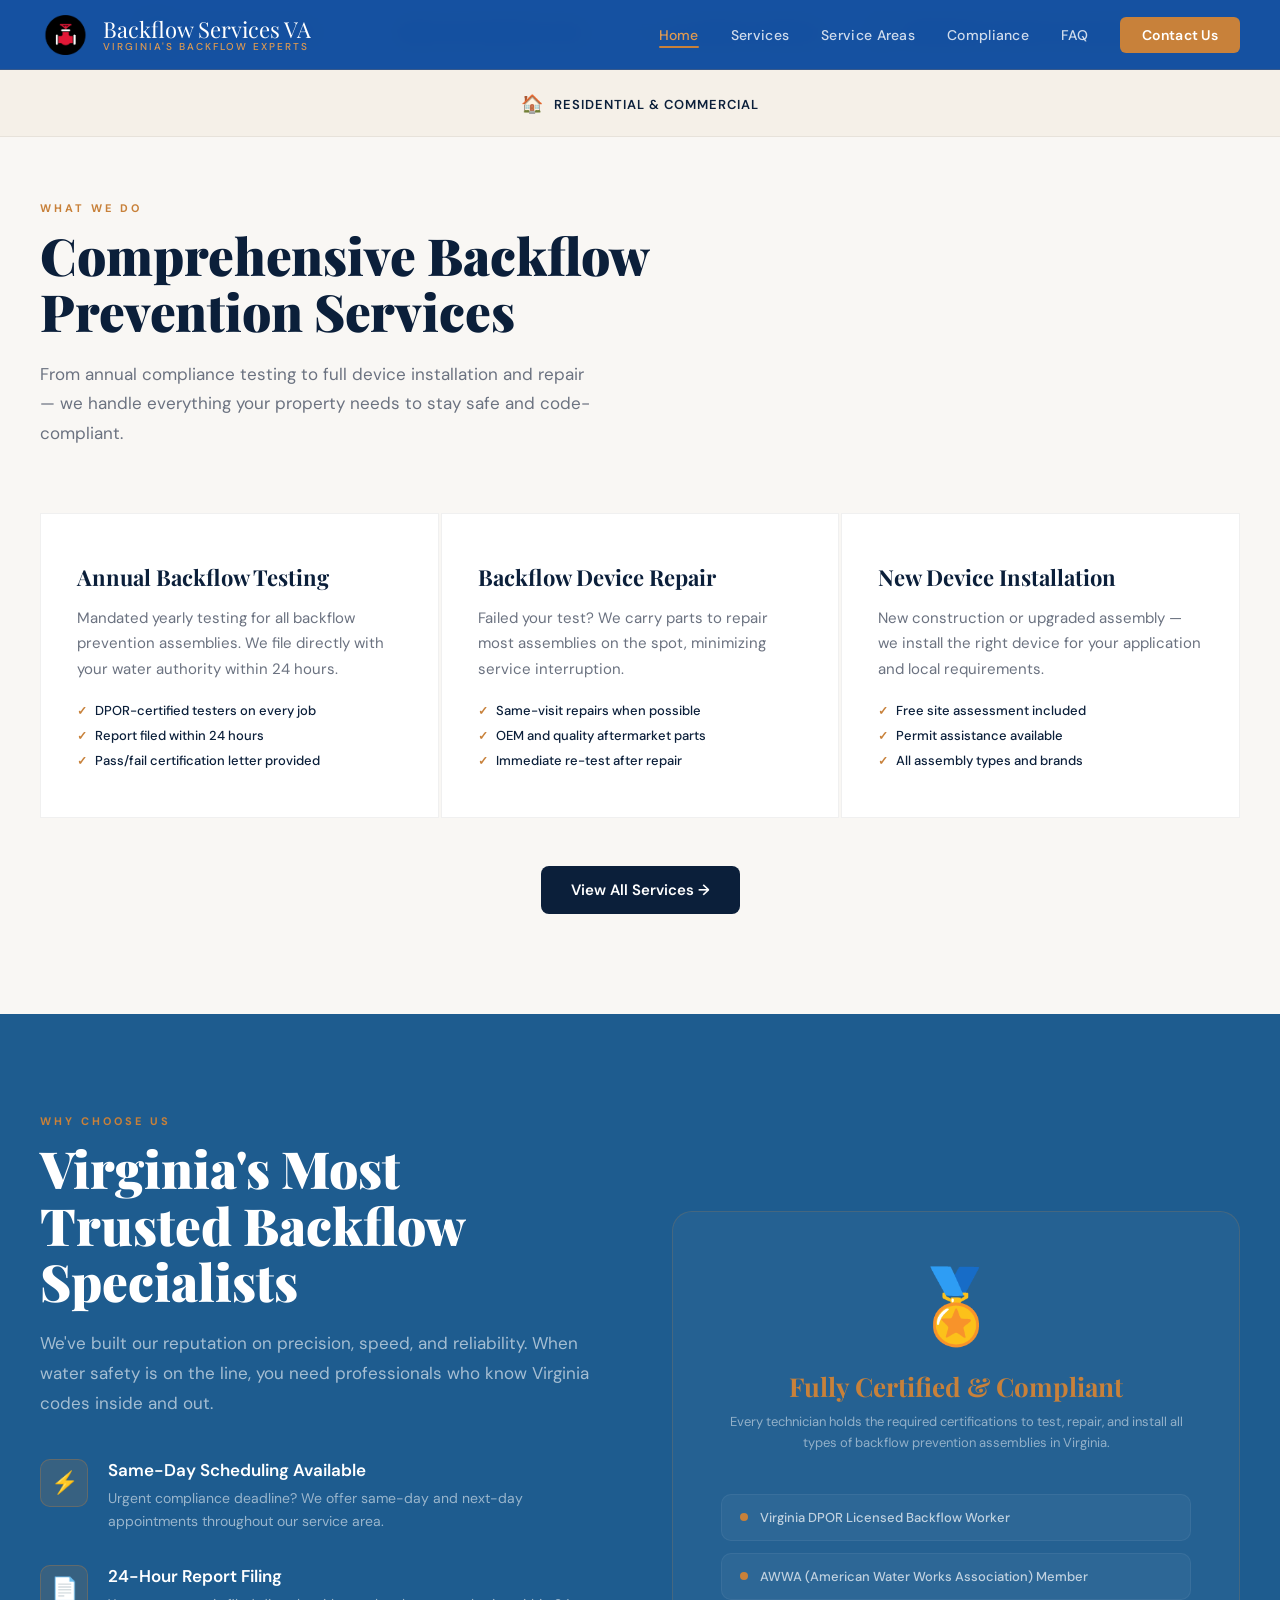
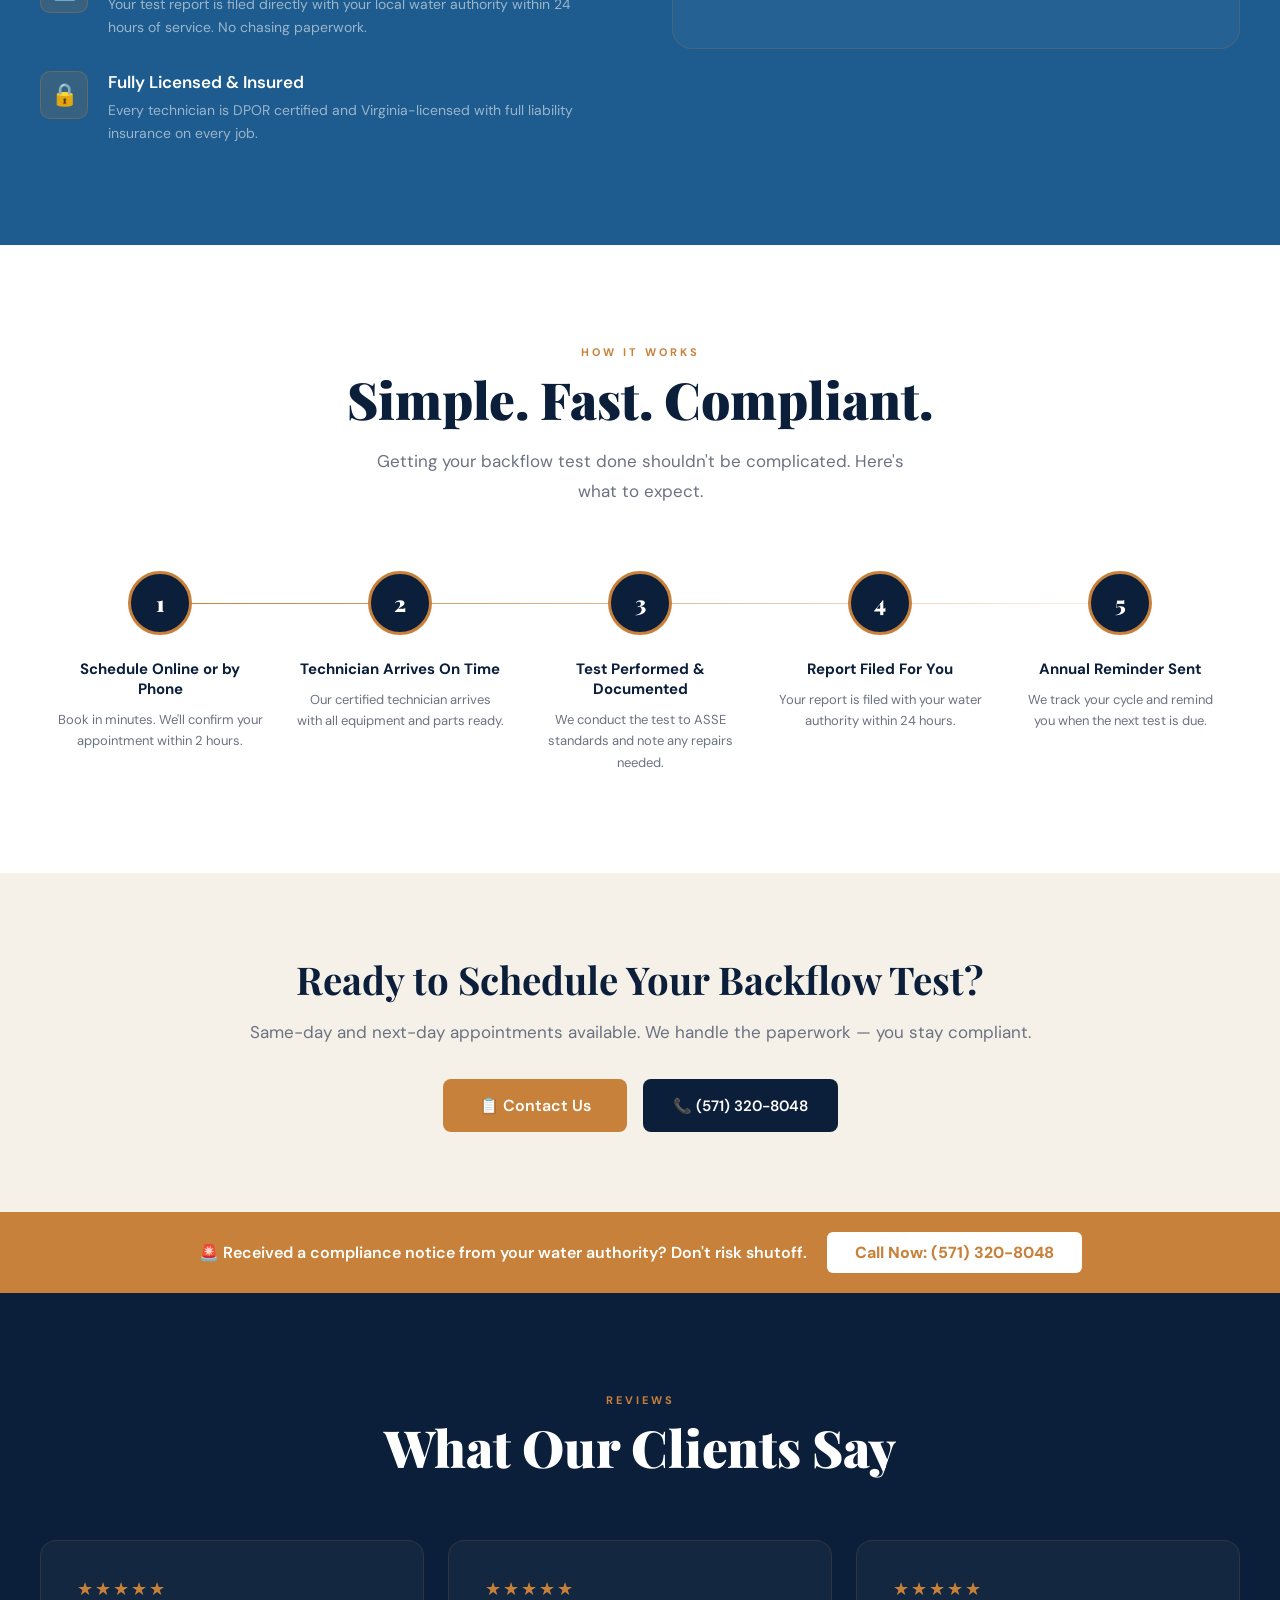
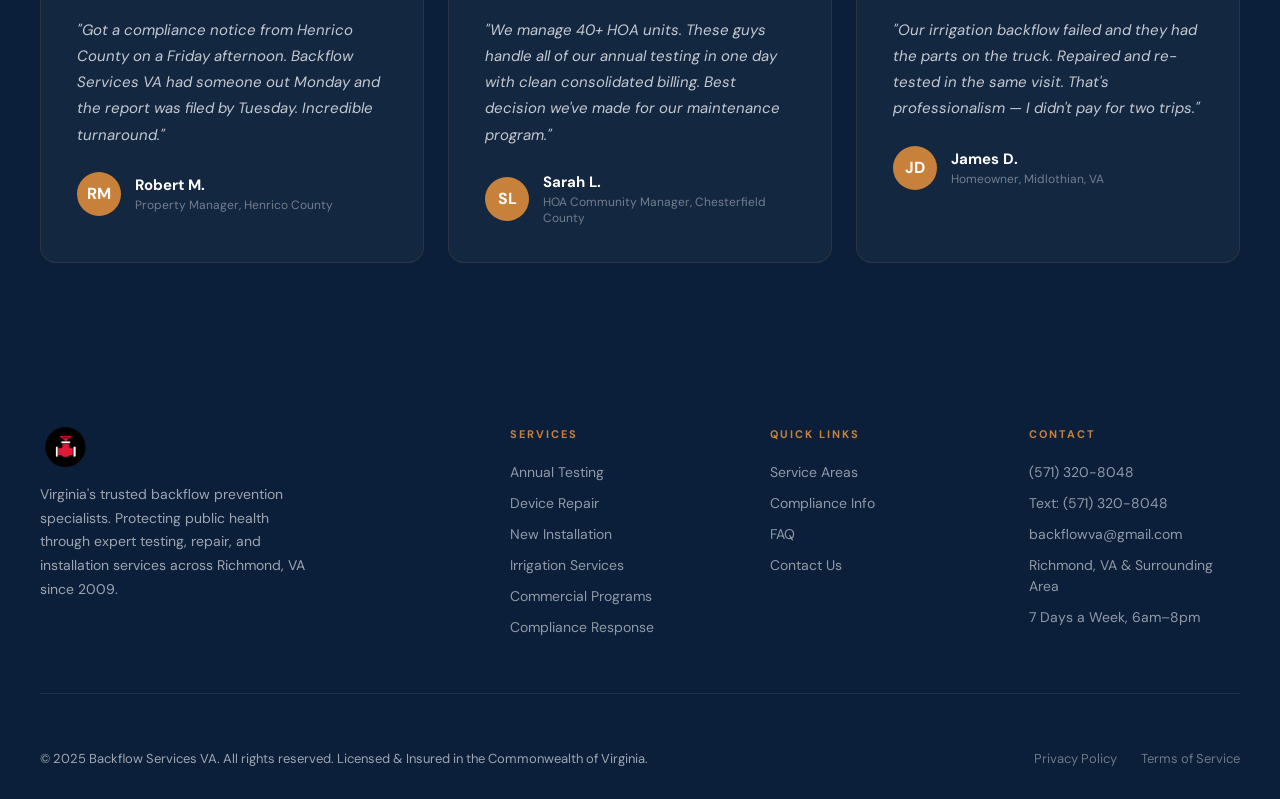
<file: index.html>
<!DOCTYPE html>
<html lang="en">
<head>
  <meta charset="UTF-8" />
  <meta name="viewport" content="width=device-width, initial-scale=1.0" />
  <title>Backflow Services VA — Certified Backflow Testing & Prevention in Virginia</title>
  <link rel="icon" type="image/png" href="/logo.png">
  <meta name="description" content="Virginia's trusted backflow prevention specialists. Certified testing, installation, repair & annual compliance reports for residential and commercial properties." />
  <link rel="preconnect" href="https://fonts.googleapis.com" />
  <link rel="preconnect" href="https://fonts.gstatic.com" crossorigin />
  <link href="https://fonts.googleapis.com/css2?family=Playfair+Display:wght@700;900&family=DM+Sans:wght@300;400;500;600&display=swap" rel="stylesheet" />
  <link rel="stylesheet" href="css/styles.css" />
  <style>
    /* ── HOME-SPECIFIC STYLES ── */

    /* Hero */
    #hero {
      min-height: 100vh;
      background: var(--gray);
      display: flex;
      align-items: center;
      position: relative;
      overflow: hidden;
      padding: 100px 40px 60px;
    }
    .hero-bg {
      position: absolute; inset: 0;
      background:
        radial-gradient(ellipse 60% 70% at 70% 40%, rgba(200,129,58,0.12) 0%, transparent 70%),
        radial-gradient(ellipse 40% 50% at 20% 80%, rgba(17,40,71,0.8) 0%, transparent 60%);
    }
    .hero-grid-lines {
      position: absolute; inset: 0;
      background-image:
        linear-gradient(rgba(200,129,58,0.06) 1px, transparent 1px),
        linear-gradient(90deg, rgba(200,129,58,0.06) 1px, transparent 1px);
      background-size: 60px 60px;
    }
    .hero-content {
      position: relative;
      z-index: 1;
      max-width: 760px;
    }
    .hero-badge {
      display: inline-flex;
      align-items: center;
      gap: 8px;
      background: rgba(200,129,58,0.15);
      border: 1px solid rgba(200,129,58,0.4);
      border-radius: 100px;
      padding: 6px 16px;
      font-size: 12px;
      color: var(--copper2);
      font-weight: 600;
      letter-spacing: 1.5px;
      text-transform: uppercase;
      margin-bottom: 28px;
      animation: fadeUp 0.7s ease both;
    }
    .hero-badge::before {
      content: '';
      width: 6px; height: 6px;
      border-radius: 50%;
      background: var(--copper);
      animation: pulse 2s infinite;
    }
    @keyframes pulse {
      0%,100% { opacity: 1; transform: scale(1); }
      50% { opacity: 0.5; transform: scale(1.4); }
    }
    .hero-h1 {
      font-size: clamp(44px, 6vw, 80px);
      font-weight: 900;
      color: var(--white);
      line-height: 1.05;
      margin-bottom: 24px;
      animation: fadeUp 0.7s 0.1s ease both;
    }
    .hero-h1 em { font-style: normal; color: var(--copper); }
    .hero-sub {
      font-size: 18px;
      color: rgba(255,255,255,0.7);
      line-height: 1.7;
      max-width: 560px;
      margin-bottom: 44px;
      font-weight: 300;
      animation: fadeUp 0.7s 0.2s ease both;
    }
    .hero-actions {
      display: flex;
      gap: 16px;
      flex-wrap: wrap;
      animation: fadeUp 0.7s 0.3s ease both;
    }
    .hero-stats {
      position: absolute;
      bottom: 0; right: 0;
      display: flex;
      flex-direction: column;
      gap: 1px;
      animation: fadeUp 0.7s 0.4s ease both;
    }
    .hero-stat-row { display: flex; }
    .hero-stat {
      background: rgba(255,255,255,0.05);
      border: 1px solid rgba(200,129,58,0.15);
      padding: 32px 44px;
      text-align: center;
    }
    .hero-stat-num {
      font-family: 'Playfair Display', serif;
      font-size: 42px;
      font-weight: 900;
      color: var(--copper);
      line-height: 1;
    }
    .hero-stat-label {
      font-size: 12px;
      color: rgba(255,255,255,0.5);
      text-transform: uppercase;
      letter-spacing: 1.5px;
      margin-top: 6px;
      font-weight: 500;
    }
    @keyframes fadeUp {
      from { opacity: 0; transform: translateY(24px); }
      to   { opacity: 1; transform: translateY(0); }
    }

    /* Why Us */
    #why { background: var(--lightblue); color: var(--white); }
    #why .section-title { color: var(--white); }
    #why .section-desc  { color: rgba(255,255,255,0.6); }
    .why-grid {
      display: grid;
      grid-template-columns: 1fr 1fr;
      gap: 64px;
      align-items: center;
    }
    .why-features { display: flex; flex-direction: column; gap: 32px; }
    .why-feature  { display: flex; gap: 20px; align-items: flex-start; }
    .why-feature-icon {
      width: 48px; height: 48px; min-width: 48px;
      background: rgba(200,129,58,0.15);
      border: 1px solid rgba(200,129,58,0.3);
      border-radius: 10px;
      display: flex; align-items: center; justify-content: center;
      font-size: 22px;
    }
    .why-feature h4 { font-size: 17px; font-weight: 600; color: var(--white); margin-bottom: 6px; }
    .why-feature p  { font-size: 14px; color: rgba(255,255,255,0.55); line-height: 1.65; }
    .why-visual {
      background: rgba(255,255,255,0.03);
      border: 1px solid rgba(200,129,58,0.2);
      border-radius: 20px;
      padding: 48px;
    }
    .cert-badge { text-align: center; margin-bottom: 40px; }
    .cert-badge-icon { font-size: 72px; display: block; margin-bottom: 16px; }
    .cert-badge h3 { font-size: 26px; color: var(--copper); margin-bottom: 8px; }
    .cert-badge p  { font-size: 13px; color: rgba(255,255,255,0.5); line-height: 1.6; }
    .cert-items { display: flex; flex-direction: column; gap: 12px; }
    .cert-item {
      display: flex; align-items: center; gap: 12px;
      padding: 14px 18px;
      background: rgba(255,255,255,0.04);
      border-radius: 10px;
      border: 1px solid rgba(255,255,255,0.06);
      font-size: 13px; color: rgba(255,255,255,0.7); font-weight: 500;
    }
    .cert-item-dot { width: 8px; height: 8px; border-radius: 50%; background: var(--copper); flex-shrink: 0; }

    /* Process */
    #process { background: var(--white); }
    .process-steps {
      display: grid;
      grid-template-columns: repeat(5, 1fr);
      gap: 0;
      position: relative;
    }
    .process-steps::after {
      content: '';
      position: absolute;
      top: 32px; left: 10%; right: 10%;
      height: 1px;
      background: linear-gradient(90deg, var(--copper), rgba(200,129,58,0.1));
      z-index: 0;
    }
    .process-step { position: relative; z-index: 1; padding: 0 16px; text-align: center; }
    .step-num {
      width: 64px; height: 64px; border-radius: 50%;
      background: var(--navy); color: var(--white);
      font-family: 'Playfair Display', serif;
      font-size: 22px; font-weight: 900;
      display: flex; align-items: center; justify-content: center;
      margin: 0 auto 24px;
      border: 3px solid var(--copper);
    }
    .process-step h4 { font-size: 15px; font-weight: 700; color: var(--navy); margin-bottom: 10px; }
    .process-step p  { font-size: 13px; color: var(--gray); line-height: 1.65; }

    /* Testimonials */
    #testimonials { background: var(--navy); }
    #testimonials .section-title { color: var(--white); }
    .reviews-grid { display: grid; grid-template-columns: repeat(3, 1fr); gap: 24px; }
    .review-card {
      background: rgba(255,255,255,0.04);
      border: 1px solid rgba(200,129,58,0.15);
      border-radius: 16px;
      padding: 36px;
    }
    .review-stars { color: var(--copper); font-size: 18px; margin-bottom: 16px; letter-spacing: 2px; }
    .review-text  { font-size: 15px; color: rgba(255,255,255,0.75); line-height: 1.75; margin-bottom: 24px; font-style: italic; }
    .review-author { display: flex; align-items: center; gap: 14px; }
    .review-avatar {
      width: 44px; height: 44px; border-radius: 50%;
      background: var(--copper);
      display: flex; align-items: center; justify-content: center;
      font-weight: 700; color: var(--white); font-size: 16px; flex-shrink: 0;
    }
    .review-name { font-size: 15px; font-weight: 700; color: var(--white); }
    .review-role { font-size: 12px; color: rgba(255,255,255,0.4); margin-top: 2px; }

    /* CTA band */
    #cta-band {
      background: var(--cream);
      padding: 80px 40px;
      text-align: center;
    }
    #cta-band h2 { font-size: clamp(28px, 3vw, 44px); color: var(--navy); margin-bottom: 16px; }
    #cta-band p  { font-size: 17px; color: var(--gray); margin-bottom: 36px; }
    .cta-actions { display: flex; gap: 16px; justify-content: center; flex-wrap: wrap; }

    /* Trust bar flush at top of services section */
    .trust-bar--flush {
      margin: 0 -40px 64px;
      width: auto;
    }
    @media (max-width: 900px) {
      .trust-bar--flush { margin: 0 -24px 48px; }
    }

    /* Responsive home-only */
    @media (max-width: 900px) {
      #hero { padding: 100px 24px 220px; }
      .hero-stats {
        position: absolute;
        bottom: 0; left: 0; right: 0;
        flex-direction: row;
      }
      .hero-stat-row { flex: 1; }
      .hero-stat { flex: 1; padding: 20px 12px; }
      .hero-stat-num { font-size: 28px; }
      .why-grid { grid-template-columns: 1fr; gap: 40px; }
      .process-steps { grid-template-columns: 1fr 1fr; }
      .process-steps::after { display: none; }
      .reviews-grid { grid-template-columns: 1fr; }
    }
    @media (max-width: 600px) {
      #hero { padding: 100px 20px 260px; }
      .hero-stat-row { flex-direction: column; }
    }
  </style>
</head>
<body>

<!-- ── NAV ── -->
<nav>
  <a class="nav-logo" href="index.html">
    <img src="logo.png" alt="Backflow Services VA Logo" />
    <div class="nav-logo-text">
      Backflow Services VA
      <span>Virginia's Backflow Experts</span>
    </div>
  </a>
  <ul class="nav-links">
    <li><a href="index.html">Home</a></li>
    <li><a href="services.html">Services</a></li>
    <li><a href="areas.html">Service Areas</a></li>
    <li><a href="compliance.html">Compliance</a></li>
    <li><a href="faq.html">FAQ</a></li>
    <li><a href="contact.html" class="nav-cta">Contact Us</a></li>
  </ul>
  <button class="nav-hamburger" id="hamburger" aria-label="Open menu" aria-expanded="false">
    <span></span><span></span><span></span>
  </button>
</nav>

<!-- Mobile Nav -->
<div class="nav-mobile" id="mobileNav">
  <a href="index.html">Home</a>
  <a href="services.html">Services</a>
  <a href="areas.html">Service Areas</a>
  <a href="compliance.html">Compliance</a>
  <a href="faq.html">FAQ</a>
  <a href="contact.html" class="nav-cta">Contact Us</a>
</div>

<!-- ── HERO ── -->
<!--
<section id="hero">
  <div class="hero-bg"></div>
  <div class="hero-grid-lines"></div>
  <div class="hero-content">
    <div class="hero-badge">🛡️ Virginia State Certified</div>
    <h1 class="hero-h1">
      Protecting Virginia's<br/>
      Water Supply — <em>One<br/>Test at a Time.</em>
    </h1>
    <p class="hero-sub">
      Licensed and certified backflow prevention specialists serving residential, commercial, and industrial properties across Richmond, VA and surrounding counties. Annual testing, same-day reporting, and guaranteed compliance.
    </p>
    <div class="hero-actions">
      <a href="contact.html" class="btn-primary">📋 Contact Us →</a>
      <a href="tel:+15713208048" class="btn-outline">📞 Call Us Now</a>
    </div>
  </div>
  <div class="hero-stats">
    <div class="hero-stat-row">
      <div class="hero-stat">
        <div class="hero-stat-num">1,400+</div>
        <div class="hero-stat-label">Tests Completed</div>
      </div>
      <div class="hero-stat">
        <div class="hero-stat-num">100%</div>
        <div class="hero-stat-label">Compliance Rate</div>
      </div>
    </div>
    <div class="hero-stat-row">
      <div class="hero-stat">
        <div class="hero-stat-num">7+</div>
        <div class="hero-stat-label">Years Experience</div>
      </div>
      <div class="hero-stat">
        <div class="hero-stat-num">24hr</div>
        <div class="hero-stat-label">Report Turnaround</div>
      </div>
    </div>
  </div>
</section>
-->

<!-- ── TRUST BAR ── 
<div class="trust-bar">
  <div class="trust-item"><span class="trust-icon">✅</span> VA DPOR Certified</div>
  <div class="trust-item"><span class="trust-icon">📄</span> Same-Day Reports Filed</div>
  <div class="trust-item"><span class="trust-icon">🔧</span> All Makes & Models</div>
  <div class="trust-item"><span class="trust-icon">⚡</span> Emergency Service Available</div>
  <div class="trust-item"><span class="trust-icon">🏠</span> Residential & Commercial</div>
</div>
-->
  
<!-- ── SERVICES PREVIEW ── -->
<section style="background:var(--light);padding-top:0">
  <div class="trust-bar trust-bar--flush">
    <div class="trust-item"><span class="trust-icon">✅</span> VA DPOR Certified</div>
    <div class="trust-item"><span class="trust-icon">📄</span> Same-Day Reports Filed</div>
    <div class="trust-item"><span class="trust-icon">🔧</span> All Makes & Models</div>
    <div class="trust-item"><span class="trust-icon">⚡</span> Emergency Service Available</div>
    <div class="trust-item"><span class="trust-icon">🏠</span> Residential & Commercial</div>
  </div>
  <div class="max-w">
    <div class="section-header reveal">
      <div class="section-label">What We Do</div>
      <h2 class="section-title">Comprehensive Backflow<br/>Prevention Services</h2>
      <p class="section-desc">From annual compliance testing to full device installation and repair — we handle everything your property needs to stay safe and code-compliant.</p>
    </div>
    <div class="services-grid reveal">
      <div class="service-card">
        <!-- <div class="service-icon">🧪</div> -->
        <h3>Annual Backflow Testing</h3>
        <p>Mandated yearly testing for all backflow prevention assemblies. We file directly with your water authority within 24 hours.</p>
        <ul class="service-list">
          <li>DPOR-certified testers on every job</li>
          <li>Report filed within 24 hours</li>
          <li>Pass/fail certification letter provided</li>
        </ul>
      </div>
      <div class="service-card">
        <!-- <div class="service-icon">🔧</div> -->
        <h3>Backflow Device Repair</h3>
        <p>Failed your test? We carry parts to repair most assemblies on the spot, minimizing service interruption.</p>
        <ul class="service-list">
          <li>Same-visit repairs when possible</li>
          <li>OEM and quality aftermarket parts</li>
          <li>Immediate re-test after repair</li>
        </ul>
      </div>
      <div class="service-card">
        <!-- <div class="service-icon">🏗️</div> -->
        <h3>New Device Installation</h3>
        <p>New construction or upgraded assembly — we install the right device for your application and local requirements.</p>
        <ul class="service-list">
          <li>Free site assessment included</li>
          <li>Permit assistance available</li>
          <li>All assembly types and brands</li>
        </ul>
      </div>
    </div>
    <div style="text-align:center;margin-top:48px" class="reveal">
      <a href="services.html" class="btn-dark">View All Services →</a>
    </div>
  </div>
</section>

<!-- ── WHY US ── -->
<section id="why">
  <div class="max-w">
    <div class="why-grid">
      <div>
        <div class="section-label reveal">Why Choose Us</div>
        <h2 class="section-title reveal">Virginia's Most<br/>Trusted Backflow<br/>Specialists</h2>
        <p class="section-desc reveal">We've built our reputation on precision, speed, and reliability. When water safety is on the line, you need professionals who know Virginia codes inside and out.</p>
        <div class="why-features" style="margin-top:40px">
          <div class="why-feature reveal">
            <div class="why-feature-icon">⚡</div>
            <div>
              <h4>Same-Day Scheduling Available</h4>
              <p>Urgent compliance deadline? We offer same-day and next-day appointments throughout our service area.</p>
            </div>
          </div>
          <div class="why-feature reveal">
            <div class="why-feature-icon">📄</div>
            <div>
              <h4>24-Hour Report Filing</h4>
              <p>Your test report is filed directly with your local water authority within 24 hours of service. No chasing paperwork.</p>
            </div>
          </div>
          <div class="why-feature reveal">
            <div class="why-feature-icon">🔒</div>
            <div>
              <h4>Fully Licensed & Insured</h4>
              <p>Every technician is DPOR certified and Virginia-licensed with full liability insurance on every job.</p>
            </div>
          </div>
        </div>
      </div>
      <div class="why-visual reveal">
        <div class="cert-badge">
          <span class="cert-badge-icon">🏅</span>
          <h3>Fully Certified & Compliant</h3>
          <p>Every technician holds the required certifications to test, repair, and install all types of backflow prevention assemblies in Virginia.</p>
        </div>
        <div class="cert-items">
          <div class="cert-item"><div class="cert-item-dot"></div>Virginia DPOR Licensed Backflow Worker</div>
          <div class="cert-item"><div class="cert-item-dot"></div>AWWA (American Water Works Association) Member</div>
        </div>
      </div>
    </div>
  </div>
</section>

<!-- ── PROCESS ── -->
<section>
  <div class="max-w">
    <div class="section-header centered reveal">
      <div class="section-label">How It Works</div>
      <h2 class="section-title">Simple. Fast. Compliant.</h2>
      <p class="section-desc">Getting your backflow test done shouldn't be complicated. Here's what to expect.</p>
    </div>
    <div class="process-steps">
      <div class="process-step reveal">
        <div class="step-num">1</div>
        <h4>Schedule Online or by Phone</h4>
        <p>Book in minutes. We'll confirm your appointment within 2 hours.</p>
      </div>
      <div class="process-step reveal">
        <div class="step-num">2</div>
        <h4>Technician Arrives On Time</h4>
        <p>Our certified technician arrives with all equipment and parts ready.</p>
      </div>
      <div class="process-step reveal">
        <div class="step-num">3</div>
        <h4>Test Performed & Documented</h4>
        <p>We conduct the test to ASSE standards and note any repairs needed.</p>
      </div>
      <div class="process-step reveal">
        <div class="step-num">4</div>
        <h4>Report Filed For You</h4>
        <p>Your report is filed with your water authority within 24 hours.</p>
      </div>
      <div class="process-step reveal">
        <div class="step-num">5</div>
        <h4>Annual Reminder Sent</h4>
        <p>We track your cycle and remind you when the next test is due.</p>
      </div>
    </div>
  </div>
</section>

<!-- ── CTA BAND ── -->
<section id="cta-band">
  <div class="max-w reveal">
    <h2>Ready to Schedule Your Backflow Test?</h2>
    <p>Same-day and next-day appointments available. We handle the paperwork — you stay compliant.</p>
    <div class="cta-actions">
      <a href="contact.html" class="btn-primary">📋 Contact Us</a>
      <a href="tel:+15713208048" class="btn-dark">📞 (571) 320-8048</a>
    </div>
  </div>
</section>

<!-- ── EMERGENCY BANNER ── -->
<div class="emergency-banner">
  <p>🚨 Received a compliance notice from your water authority? Don't risk shutoff.</p>
  <a href="tel:+15713208048">Call Now: (571) 320-8048</a>
</div>

<!-- ── TESTIMONIALS ── -->
<section id="testimonials">
  <div class="max-w">
    <div class="section-header centered reveal">
      <div class="section-label">Reviews</div>
      <h2 class="section-title">What Our Clients Say</h2>
    </div>
    <div class="reviews-grid">
      <div class="review-card reveal">
        <div class="review-stars">★★★★★</div>
        <p class="review-text">"Got a compliance notice from Henrico County on a Friday afternoon. Backflow Services VA had someone out Monday and the report was filed by Tuesday. Incredible turnaround."</p>
        <div class="review-author">
          <div class="review-avatar">RM</div>
          <div>
            <div class="review-name">Robert M.</div>
            <div class="review-role">Property Manager, Henrico County</div>
          </div>
        </div>
      </div>
      <div class="review-card reveal">
        <div class="review-stars">★★★★★</div>
        <p class="review-text">"We manage 40+ HOA units. These guys handle all of our annual testing in one day with clean consolidated billing. Best decision we've made for our maintenance program."</p>
        <div class="review-author">
          <div class="review-avatar">SL</div>
          <div>
            <div class="review-name">Sarah L.</div>
            <div class="review-role">HOA Community Manager, Chesterfield County</div>
          </div>
        </div>
      </div>
      <div class="review-card reveal">
        <div class="review-stars">★★★★★</div>
        <p class="review-text">"Our irrigation backflow failed and they had the parts on the truck. Repaired and re-tested in the same visit. That's professionalism — I didn't pay for two trips."</p>
        <div class="review-author">
          <div class="review-avatar">JD</div>
          <div>
            <div class="review-name">James D.</div>
            <div class="review-role">Homeowner, Midlothian, VA</div>
          </div>
        </div>
      </div>
    </div>
  </div>
</section>

<!-- ── FOOTER ── -->
<footer>
  <div class="footer-inner">
    <div class="footer-top">
      <div class="footer-brand">
        <img src="logo.png" alt="Backflow Services VA" />
        <p>Virginia's trusted backflow prevention specialists. Protecting public health through expert testing, repair, and installation services across Richmond, VA since 2009.</p>
      </div>
      <div class="footer-col">
        <h5>Services</h5>
        <ul>
          <li><a href="services.html">Annual Testing</a></li>
          <li><a href="services.html">Device Repair</a></li>
          <li><a href="services.html">New Installation</a></li>
          <li><a href="services.html">Irrigation Services</a></li>
          <li><a href="services.html">Commercial Programs</a></li>
          <li><a href="services.html">Compliance Response</a></li>
        </ul>
      </div>
      <div class="footer-col">
        <h5>Quick Links</h5>
        <ul>
          <li><a href="areas.html">Service Areas</a></li>
          <li><a href="compliance.html">Compliance Info</a></li>
          <li><a href="faq.html">FAQ</a></li>
          <li><a href="contact.html">Contact Us</a></li>
        </ul>
      </div>
      <div class="footer-col">
        <h5>Contact</h5>
        <ul>
          <li><a href="tel:+15713208048">(571) 320-8048</a></li>
          <li><a href="sms:+15713208048">Text: (571) 320-8048</a></li>
          <li><a href="mailto:backflowva@gmail.com">backflowva@gmail.com</a></li>
          <li><a href="areas.html">Richmond, VA & Surrounding Area</a></li>
          <li><a href="contact.html">7 Days a Week, 6am–8pm</a></li>
        </ul>
      </div>
    </div>
    <div class="footer-bottom">
      <p>© 2025 Backflow Services VA. All rights reserved. Licensed & Insured in the Commonwealth of Virginia.</p>
      <div class="footer-bottom-links">
        <a href="#">Privacy Policy</a>
        <a href="#">Terms of Service</a>
      </div>
    </div>
  </div>
</footer>

<script src="js/main.js"></script>
</body>
</html>
</file>
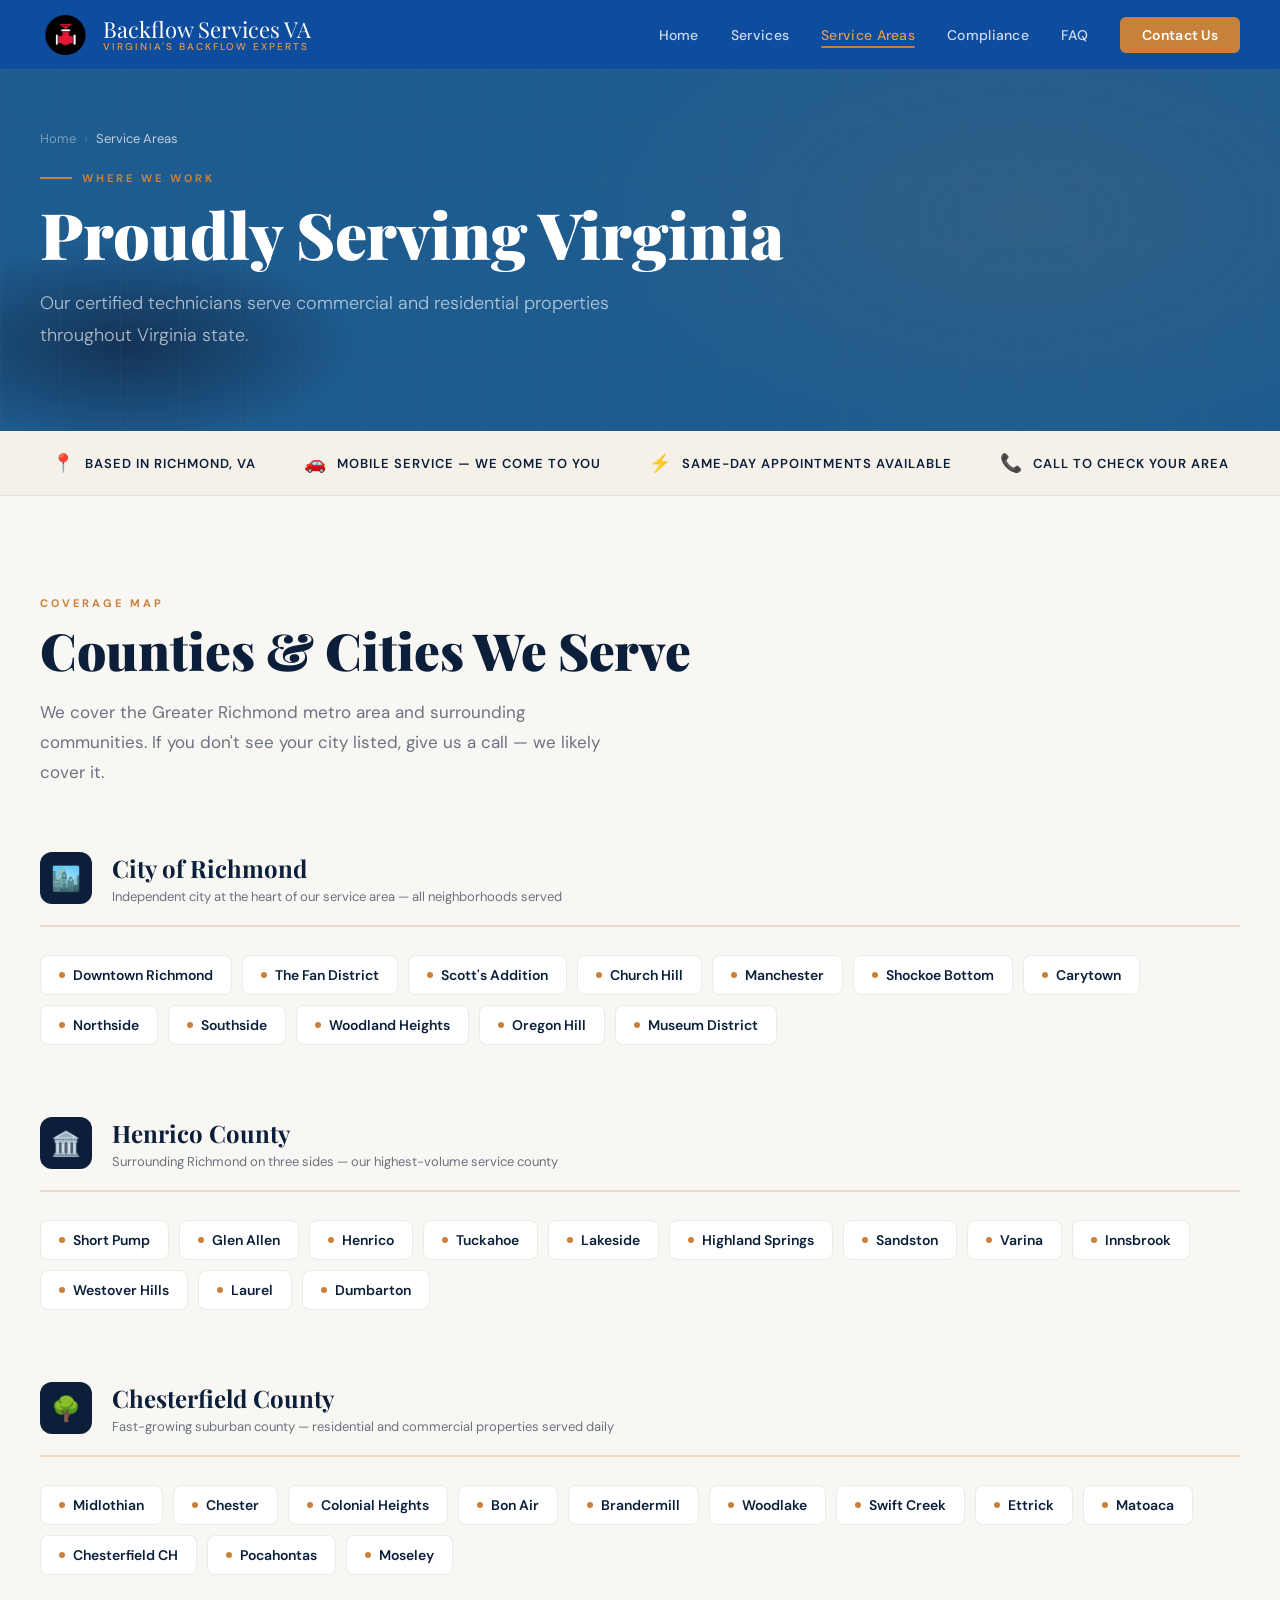
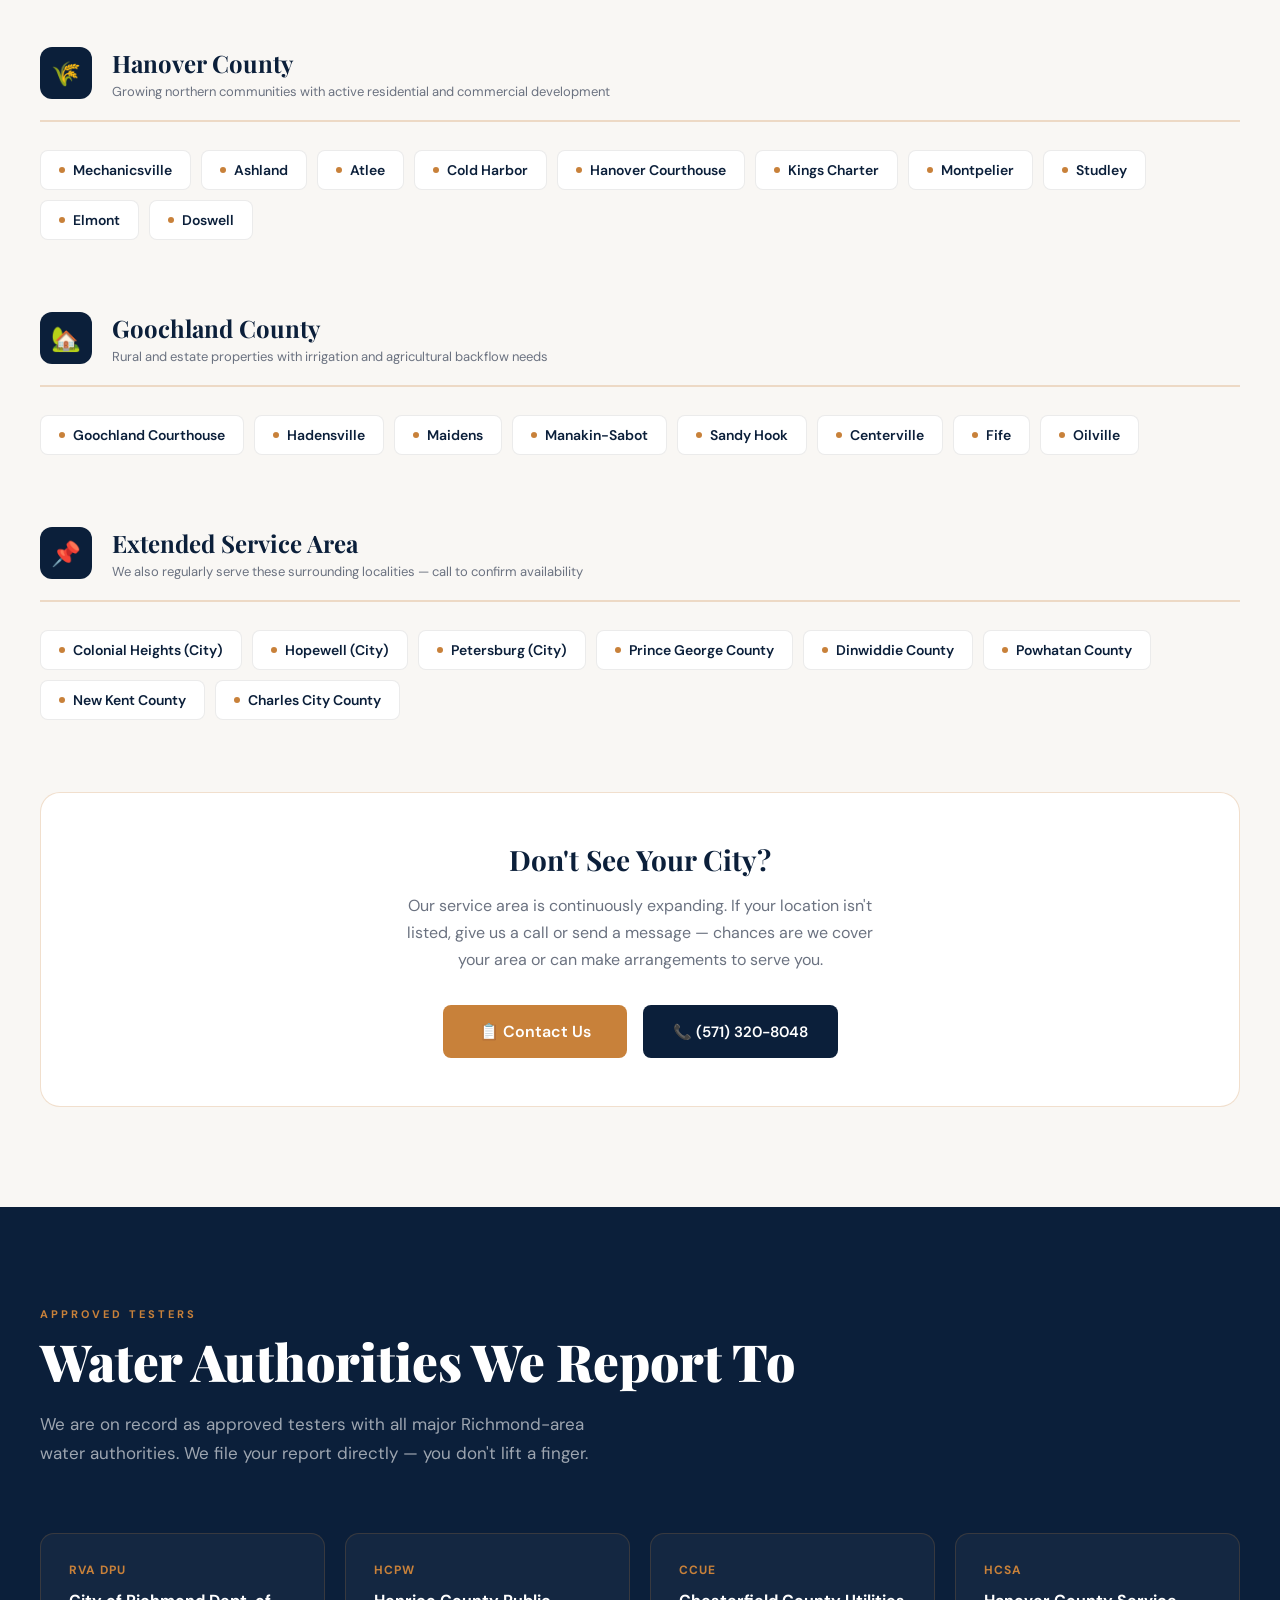
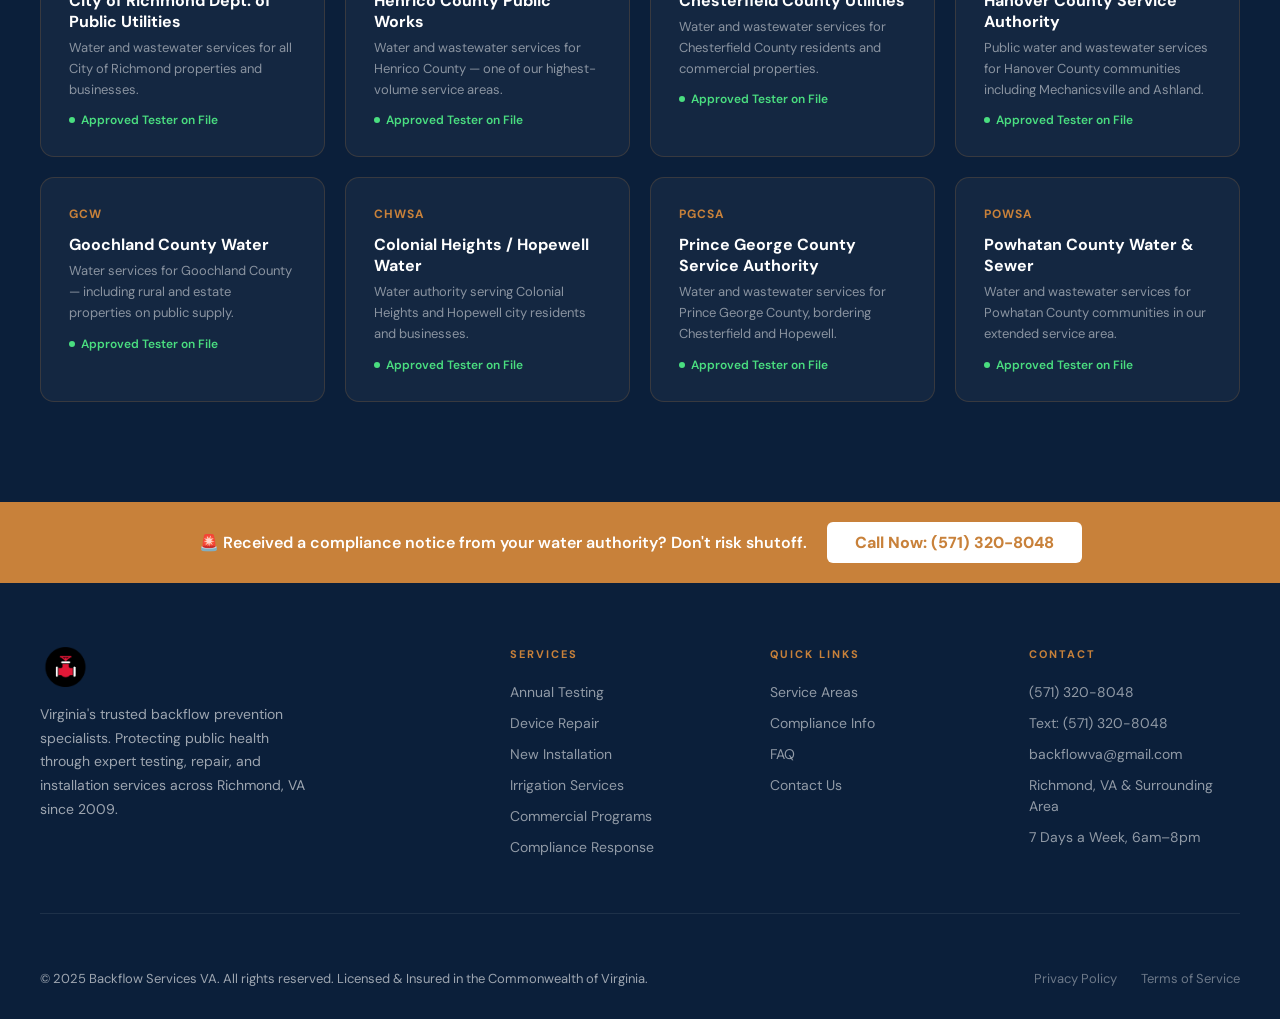
<file: areas.html>
<!DOCTYPE html>
<html lang="en">
<head>
  <meta charset="UTF-8" />
  <meta name="viewport" content="width=device-width, initial-scale=1.0" />
  <title>Service Areas — Backflow Services VA</title>
  <meta name="description" content="Backflow Services VA serves the Greater Richmond, VA area including Henrico, Chesterfield, Hanover, Goochland, and surrounding counties." />
  <link rel="preconnect" href="https://fonts.googleapis.com" />
  <link rel="preconnect" href="https://fonts.gstatic.com" crossorigin />
  <link href="https://fonts.googleapis.com/css2?family=Playfair+Display:wght@700;900&family=DM+Sans:wght@300;400;500;600&display=swap" rel="stylesheet" />
  <link rel="stylesheet" href="css/styles.css" />
  <style>
    /* ── AREAS PAGE SPECIFIC ── */
    #areas-main { background: var(--light); }

    .county-section { margin-bottom: 72px; }
    .county-section:last-child { margin-bottom: 0; }
    .county-header {
      display: flex;
      align-items: center;
      gap: 20px;
      margin-bottom: 28px;
      padding-bottom: 20px;
      border-bottom: 2px solid var(--border);
    }
    .county-icon {
      width: 52px; height: 52px;
      background: var(--navy);
      border-radius: 12px;
      display: flex; align-items: center; justify-content: center;
      font-size: 24px;
      flex-shrink: 0;
    }
    .county-header h3 {
      font-size: 24px;
      font-weight: 700;
      color: var(--navy);
      margin-bottom: 4px;
    }
    .county-header p {
      font-size: 13px;
      color: var(--gray);
    }
    .city-tags {
      display: flex;
      flex-wrap: wrap;
      gap: 10px;
    }
    .city-tag {
      background: var(--white);
      border: 1px solid rgba(0,0,0,0.08);
      border-radius: 8px;
      padding: 10px 18px;
      font-size: 14px;
      font-weight: 600;
      color: var(--navy);
      display: flex;
      align-items: center;
      gap: 8px;
      transition: border-color 0.2s, background 0.2s;
    }
    .city-tag:hover {
      border-color: var(--copper);
      background: rgba(200,129,58,0.04);
    }
    .city-tag-dot {
      width: 6px; height: 6px;
      border-radius: 50%;
      background: var(--copper);
      flex-shrink: 0;
    }

    /* Water authorities */
    #water-authorities { background: var(--navy); color: var(--white); }
    #water-authorities .section-title { color: var(--white); }
    #water-authorities .section-desc  { color: rgba(255,255,255,0.6); }
    .authority-grid {
      display: grid;
      grid-template-columns: repeat(auto-fit, minmax(260px, 1fr));
      gap: 20px;
    }
    .authority-card {
      background: rgba(255,255,255,0.04);
      border: 1px solid rgba(200,129,58,0.2);
      border-radius: 14px;
      padding: 28px;
      transition: background 0.2s, border-color 0.2s;
    }
    .authority-card:hover {
      background: rgba(200,129,58,0.07);
      border-color: rgba(200,129,58,0.4);
    }
    .authority-card h4 {
      font-size: 16px;
      font-weight: 700;
      color: var(--white);
      margin-bottom: 6px;
    }
    .authority-abbr {
      font-size: 12px;
      color: var(--copper);
      font-weight: 700;
      letter-spacing: 1px;
      text-transform: uppercase;
      margin-bottom: 12px;
    }
    .authority-card p {
      font-size: 13px;
      color: rgba(255,255,255,0.5);
      line-height: 1.6;
    }
    .authority-status {
      display: inline-flex;
      align-items: center;
      gap: 6px;
      font-size: 12px;
      font-weight: 600;
      color: #4ade80;
      margin-top: 12px;
    }
    .authority-status::before {
      content: '';
      width: 6px; height: 6px;
      border-radius: 50%;
      background: #4ade80;
    }

    /* Not sure callout */
    .not-sure-box {
      background: var(--white);
      border: 1.5px solid var(--border);
      border-radius: 20px;
      padding: 48px;
      text-align: center;
      margin-top: 64px;
    }
    .not-sure-box h3 { font-size: 28px; color: var(--navy); margin-bottom: 14px; }
    .not-sure-box p  { font-size: 16px; color: var(--gray); margin-bottom: 32px; max-width: 480px; margin-left: auto; margin-right: auto; line-height: 1.7; }
    .not-sure-actions { display: flex; gap: 16px; justify-content: center; flex-wrap: wrap; }
  </style>
</head>
<body>

<!-- ── NAV ── -->
<nav>
  <a class="nav-logo" href="index.html">
    <img src="logo.png" alt="Backflow Services VA Logo" />
    <div class="nav-logo-text">
      Backflow Services VA
      <span>Virginia's Backflow Experts</span>
    </div>
  </a>
  <ul class="nav-links">
    <li><a href="index.html">Home</a></li>
    <li><a href="services.html">Services</a></li>
    <li><a href="areas.html">Service Areas</a></li>
    <li><a href="compliance.html">Compliance</a></li>
    <li><a href="faq.html">FAQ</a></li>
    <li><a href="contact.html" class="nav-cta">Contact Us</a></li>
  </ul>
  <button class="nav-hamburger" id="hamburger" aria-label="Open menu" aria-expanded="false">
    <span></span><span></span><span></span>
  </button>
</nav>
<div class="nav-mobile" id="mobileNav">
  <a href="index.html">Home</a>
  <a href="services.html">Services</a>
  <a href="areas.html">Service Areas</a>
  <a href="compliance.html">Compliance</a>
  <a href="faq.html">FAQ</a>
  <a href="contact.html" class="nav-cta">Contact Us</a>
</div>

<!-- ── PAGE HERO ── -->
<div class="page-hero">
  <div class="page-hero-bg"></div>
  <div class="page-hero-grid"></div>
  <div class="page-hero-content">
    <div class="breadcrumb">
      <a href="index.html">Home</a>
      <span>›</span>
      <span style="color:rgba(255,255,255,0.7)">Service Areas</span>
    </div>
    <div class="page-hero-label">Where We Work</div>
    <h1>Proudly Serving Virginia</h1>
    <p>Our certified technicians serve commercial and residential properties throughout Virginia state.</p>
  </div>
</div>

<!-- ── TRUST BAR ── -->
<div class="trust-bar">
  <div class="trust-item"><span class="trust-icon">📍</span> Based in Richmond, VA</div>
  <div class="trust-item"><span class="trust-icon">🚗</span> Mobile Service — We Come to You</div>
  <div class="trust-item"><span class="trust-icon">⚡</span> Same-Day Appointments Available</div>
  <div class="trust-item"><span class="trust-icon">📞</span> Call to Check Your Area</div>
</div>

<!-- ── AREAS MAIN ── -->
<section id="areas-main">
  <div class="max-w">
    <div class="section-header reveal">
      <div class="section-label">Coverage Map</div>
      <h2 class="section-title">Counties & Cities We Serve</h2>
      <p class="section-desc">We cover the Greater Richmond metro area and surrounding communities. If you don't see your city listed, give us a call — we likely cover it.</p>
    </div>

    <div class="county-section reveal">
      <div class="county-header">
        <div class="county-icon">🏙️</div>
        <div>
          <h3>City of Richmond</h3>
          <p>Independent city at the heart of our service area — all neighborhoods served</p>
        </div>
      </div>
      <div class="city-tags">
        <div class="city-tag"><div class="city-tag-dot"></div>Downtown Richmond</div>
        <div class="city-tag"><div class="city-tag-dot"></div>The Fan District</div>
        <div class="city-tag"><div class="city-tag-dot"></div>Scott's Addition</div>
        <div class="city-tag"><div class="city-tag-dot"></div>Church Hill</div>
        <div class="city-tag"><div class="city-tag-dot"></div>Manchester</div>
        <div class="city-tag"><div class="city-tag-dot"></div>Shockoe Bottom</div>
        <div class="city-tag"><div class="city-tag-dot"></div>Carytown</div>
        <div class="city-tag"><div class="city-tag-dot"></div>Northside</div>
        <div class="city-tag"><div class="city-tag-dot"></div>Southside</div>
        <div class="city-tag"><div class="city-tag-dot"></div>Woodland Heights</div>
        <div class="city-tag"><div class="city-tag-dot"></div>Oregon Hill</div>
        <div class="city-tag"><div class="city-tag-dot"></div>Museum District</div>
      </div>
    </div>

    <div class="county-section reveal">
      <div class="county-header">
        <div class="county-icon">🏛️</div>
        <div>
          <h3>Henrico County</h3>
          <p>Surrounding Richmond on three sides — our highest-volume service county</p>
        </div>
      </div>
      <div class="city-tags">
        <div class="city-tag"><div class="city-tag-dot"></div>Short Pump</div>
        <div class="city-tag"><div class="city-tag-dot"></div>Glen Allen</div>
        <div class="city-tag"><div class="city-tag-dot"></div>Henrico</div>
        <div class="city-tag"><div class="city-tag-dot"></div>Tuckahoe</div>
        <div class="city-tag"><div class="city-tag-dot"></div>Lakeside</div>
        <div class="city-tag"><div class="city-tag-dot"></div>Highland Springs</div>
        <div class="city-tag"><div class="city-tag-dot"></div>Sandston</div>
        <div class="city-tag"><div class="city-tag-dot"></div>Varina</div>
        <div class="city-tag"><div class="city-tag-dot"></div>Innsbrook</div>
        <div class="city-tag"><div class="city-tag-dot"></div>Westover Hills</div>
        <div class="city-tag"><div class="city-tag-dot"></div>Laurel</div>
        <div class="city-tag"><div class="city-tag-dot"></div>Dumbarton</div>
      </div>
    </div>

    <div class="county-section reveal">
      <div class="county-header">
        <div class="county-icon">🌳</div>
        <div>
          <h3>Chesterfield County</h3>
          <p>Fast-growing suburban county — residential and commercial properties served daily</p>
        </div>
      </div>
      <div class="city-tags">
        <div class="city-tag"><div class="city-tag-dot"></div>Midlothian</div>
        <div class="city-tag"><div class="city-tag-dot"></div>Chester</div>
        <div class="city-tag"><div class="city-tag-dot"></div>Colonial Heights</div>
        <div class="city-tag"><div class="city-tag-dot"></div>Bon Air</div>
        <div class="city-tag"><div class="city-tag-dot"></div>Brandermill</div>
        <div class="city-tag"><div class="city-tag-dot"></div>Woodlake</div>
        <div class="city-tag"><div class="city-tag-dot"></div>Swift Creek</div>
        <div class="city-tag"><div class="city-tag-dot"></div>Ettrick</div>
        <div class="city-tag"><div class="city-tag-dot"></div>Matoaca</div>
        <div class="city-tag"><div class="city-tag-dot"></div>Chesterfield CH</div>
        <div class="city-tag"><div class="city-tag-dot"></div>Pocahontas</div>
        <div class="city-tag"><div class="city-tag-dot"></div>Moseley</div>
      </div>
    </div>

    <div class="county-section reveal">
      <div class="county-header">
        <div class="county-icon">🌾</div>
        <div>
          <h3>Hanover County</h3>
          <p>Growing northern communities with active residential and commercial development</p>
        </div>
      </div>
      <div class="city-tags">
        <div class="city-tag"><div class="city-tag-dot"></div>Mechanicsville</div>
        <div class="city-tag"><div class="city-tag-dot"></div>Ashland</div>
        <div class="city-tag"><div class="city-tag-dot"></div>Atlee</div>
        <div class="city-tag"><div class="city-tag-dot"></div>Cold Harbor</div>
        <div class="city-tag"><div class="city-tag-dot"></div>Hanover Courthouse</div>
        <div class="city-tag"><div class="city-tag-dot"></div>Kings Charter</div>
        <div class="city-tag"><div class="city-tag-dot"></div>Montpelier</div>
        <div class="city-tag"><div class="city-tag-dot"></div>Studley</div>
        <div class="city-tag"><div class="city-tag-dot"></div>Elmont</div>
        <div class="city-tag"><div class="city-tag-dot"></div>Doswell</div>
      </div>
    </div>

    <div class="county-section reveal">
      <div class="county-header">
        <div class="county-icon">🏡</div>
        <div>
          <h3>Goochland County</h3>
          <p>Rural and estate properties with irrigation and agricultural backflow needs</p>
        </div>
      </div>
      <div class="city-tags">
        <div class="city-tag"><div class="city-tag-dot"></div>Goochland Courthouse</div>
        <div class="city-tag"><div class="city-tag-dot"></div>Hadensville</div>
        <div class="city-tag"><div class="city-tag-dot"></div>Maidens</div>
        <div class="city-tag"><div class="city-tag-dot"></div>Manakin-Sabot</div>
        <div class="city-tag"><div class="city-tag-dot"></div>Sandy Hook</div>
        <div class="city-tag"><div class="city-tag-dot"></div>Centerville</div>
        <div class="city-tag"><div class="city-tag-dot"></div>Fife</div>
        <div class="city-tag"><div class="city-tag-dot"></div>Oilville</div>
      </div>
    </div>

    <div class="county-section reveal">
      <div class="county-header">
        <div class="county-icon">📌</div>
        <div>
          <h3>Extended Service Area</h3>
          <p>We also regularly serve these surrounding localities — call to confirm availability</p>
        </div>
      </div>
      <div class="city-tags">
        <div class="city-tag"><div class="city-tag-dot"></div>Colonial Heights (City)</div>
        <div class="city-tag"><div class="city-tag-dot"></div>Hopewell (City)</div>
        <div class="city-tag"><div class="city-tag-dot"></div>Petersburg (City)</div>
        <div class="city-tag"><div class="city-tag-dot"></div>Prince George County</div>
        <div class="city-tag"><div class="city-tag-dot"></div>Dinwiddie County</div>
        <div class="city-tag"><div class="city-tag-dot"></div>Powhatan County</div>
        <div class="city-tag"><div class="city-tag-dot"></div>New Kent County</div>
        <div class="city-tag"><div class="city-tag-dot"></div>Charles City County</div>
      </div>
    </div>

    <div class="not-sure-box reveal">
      <h3>Don't See Your City?</h3>
      <p>Our service area is continuously expanding. If your location isn't listed, give us a call or send a message — chances are we cover your area or can make arrangements to serve you.</p>
      <div class="not-sure-actions">
        <a href="contact.html" class="btn-primary">📋 Contact Us</a>
        <a href="tel:+15713208048" class="btn-dark">📞 (571) 320-8048</a>
      </div>
    </div>
  </div>
</section>

<!-- ── WATER AUTHORITIES ── -->
<section id="water-authorities">
  <div class="max-w">
    <div class="section-header reveal">
      <div class="section-label">Approved Testers</div>
      <h2 class="section-title">Water Authorities We Report To</h2>
      <p class="section-desc">We are on record as approved testers with all major Richmond-area water authorities. We file your report directly — you don't lift a finger.</p>
    </div>
    <div class="authority-grid">
      <div class="authority-card reveal">
        <div class="authority-abbr">RVA DPU</div>
        <h4>City of Richmond Dept. of Public Utilities</h4>
        <p>Water and wastewater services for all City of Richmond properties and businesses.</p>
        <div class="authority-status">Approved Tester on File</div>
      </div>
      <div class="authority-card reveal">
        <div class="authority-abbr">HCPW</div>
        <h4>Henrico County Public Works</h4>
        <p>Water and wastewater services for Henrico County — one of our highest-volume service areas.</p>
        <div class="authority-status">Approved Tester on File</div>
      </div>
      <div class="authority-card reveal">
        <div class="authority-abbr">CCUE</div>
        <h4>Chesterfield County Utilities</h4>
        <p>Water and wastewater services for Chesterfield County residents and commercial properties.</p>
        <div class="authority-status">Approved Tester on File</div>
      </div>
      <div class="authority-card reveal">
        <div class="authority-abbr">HCSA</div>
        <h4>Hanover County Service Authority</h4>
        <p>Public water and wastewater services for Hanover County communities including Mechanicsville and Ashland.</p>
        <div class="authority-status">Approved Tester on File</div>
      </div>
      <div class="authority-card reveal">
        <div class="authority-abbr">GCW</div>
        <h4>Goochland County Water</h4>
        <p>Water services for Goochland County — including rural and estate properties on public supply.</p>
        <div class="authority-status">Approved Tester on File</div>
      </div>
      <div class="authority-card reveal">
        <div class="authority-abbr">CHWSA</div>
        <h4>Colonial Heights / Hopewell Water</h4>
        <p>Water authority serving Colonial Heights and Hopewell city residents and businesses.</p>
        <div class="authority-status">Approved Tester on File</div>
      </div>
      <div class="authority-card reveal">
        <div class="authority-abbr">PGCSA</div>
        <h4>Prince George County Service Authority</h4>
        <p>Water and wastewater services for Prince George County, bordering Chesterfield and Hopewell.</p>
        <div class="authority-status">Approved Tester on File</div>
      </div>
      <div class="authority-card reveal">
        <div class="authority-abbr">POWSA</div>
        <h4>Powhatan County Water & Sewer</h4>
        <p>Water and wastewater services for Powhatan County communities in our extended service area.</p>
        <div class="authority-status">Approved Tester on File</div>
      </div>
    </div>
  </div>
</section>

<!-- ── EMERGENCY BANNER ── -->
<div class="emergency-banner">
  <p>🚨 Received a compliance notice from your water authority? Don't risk shutoff.</p>
  <a href="tel:+15713208048">Call Now: (571) 320-8048</a>
</div>

<!-- ── FOOTER ── -->
<footer>
  <div class="footer-inner">
    <div class="footer-top">
      <div class="footer-brand">
        <img src="logo.png" alt="Backflow Services VA" />
        <p>Virginia's trusted backflow prevention specialists. Protecting public health through expert testing, repair, and installation services across Richmond, VA since 2009.</p>
      </div>
      <div class="footer-col">
        <h5>Services</h5>
        <ul>
          <li><a href="services.html">Annual Testing</a></li>
          <li><a href="services.html">Device Repair</a></li>
          <li><a href="services.html">New Installation</a></li>
          <li><a href="services.html">Irrigation Services</a></li>
          <li><a href="services.html">Commercial Programs</a></li>
          <li><a href="services.html">Compliance Response</a></li>
        </ul>
      </div>
      <div class="footer-col">
        <h5>Quick Links</h5>
        <ul>
          <li><a href="areas.html">Service Areas</a></li>
          <li><a href="compliance.html">Compliance Info</a></li>
          <li><a href="faq.html">FAQ</a></li>
          <li><a href="contact.html">Contact Us</a></li>
        </ul>
      </div>
      <div class="footer-col">
        <h5>Contact</h5>
        <ul>
          <li><a href="tel:+15713208048">(571) 320-8048</a></li>
          <li><a href="sms:+15713208048">Text: (571) 320-8048</a></li>
          <li><a href="mailto:backflowva@gmail.com">backflowva@gmail.com</a></li>
          <li><a href="areas.html">Richmond, VA & Surrounding Area</a></li>
          <li><a href="contact.html">7 Days a Week, 6am–8pm</a></li>
        </ul>
      </div>
    </div>
    <div class="footer-bottom">
      <p>© 2025 Backflow Services VA. All rights reserved. Licensed & Insured in the Commonwealth of Virginia.</p>
      <div class="footer-bottom-links">
        <a href="#">Privacy Policy</a>
        <a href="#">Terms of Service</a>
      </div>
    </div>
  </div>
</footer>

<script src="js/main.js"></script>
</body>
</html>
</file>
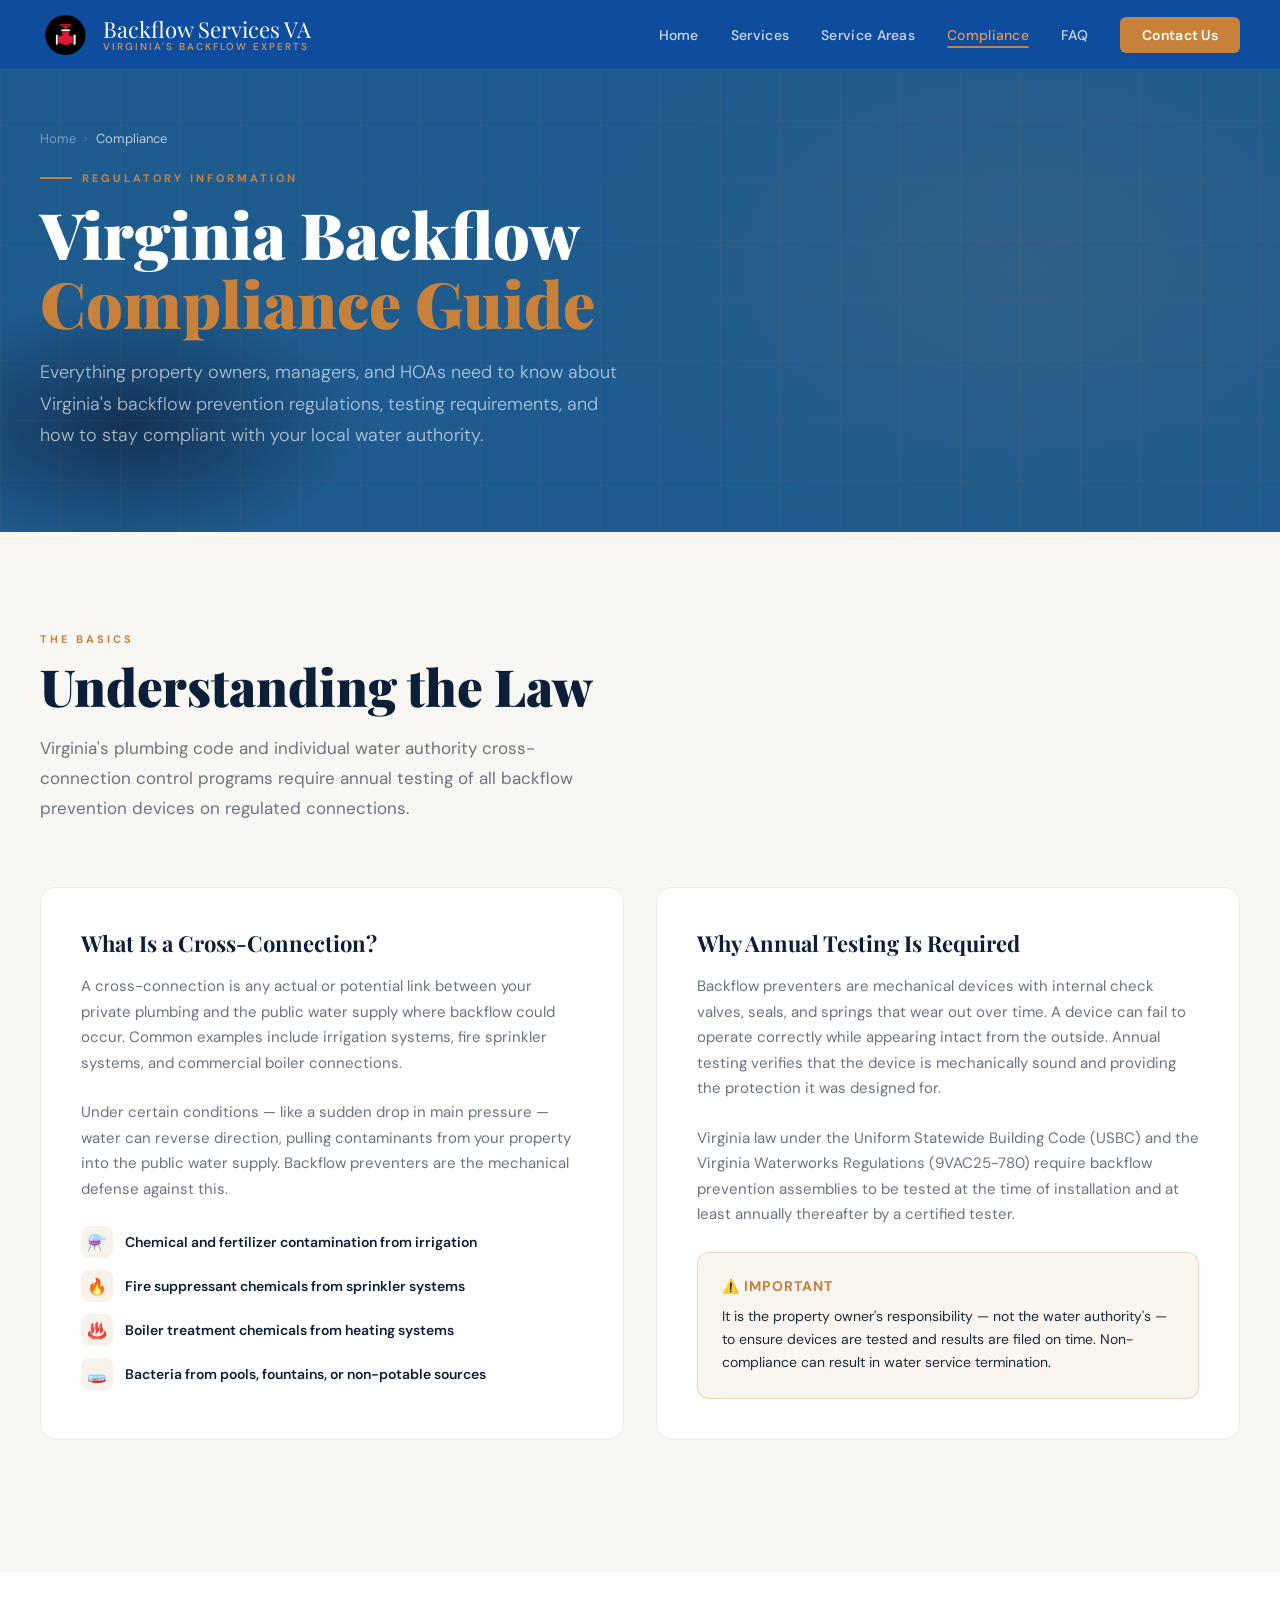
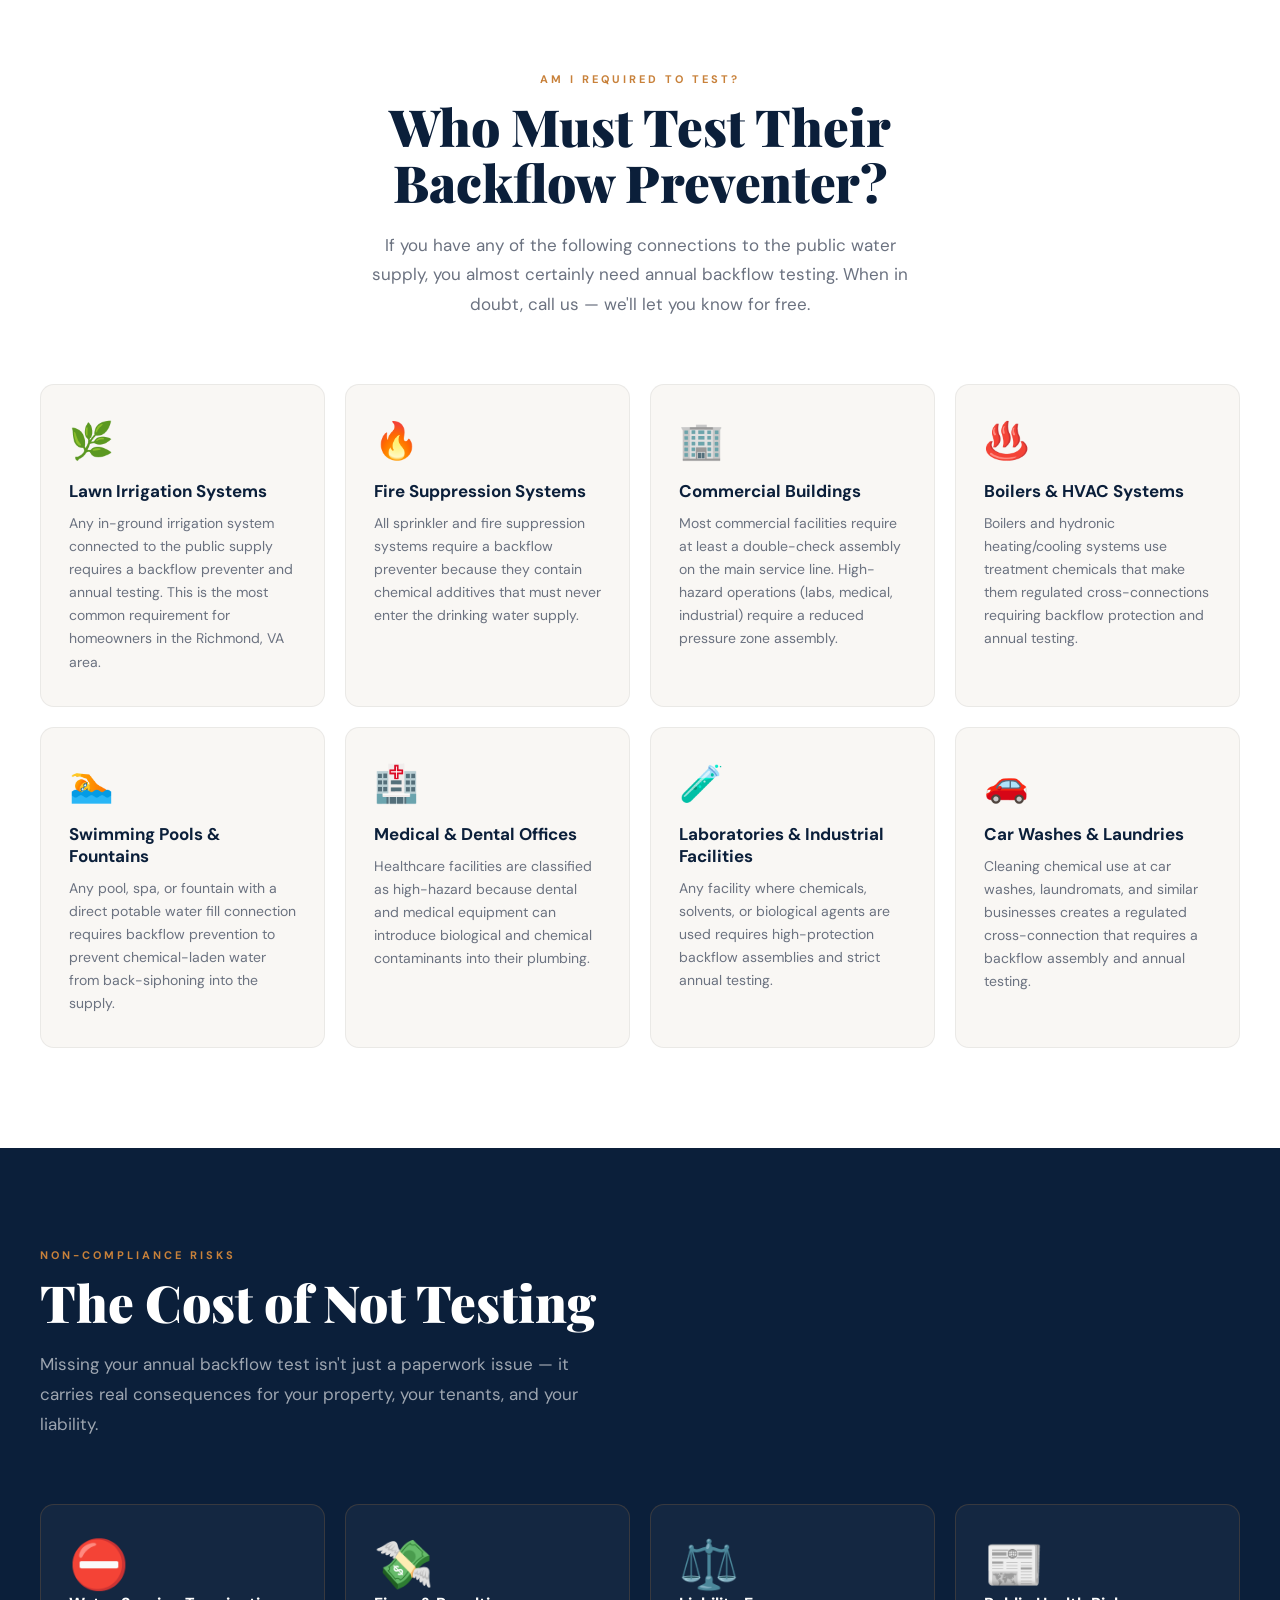
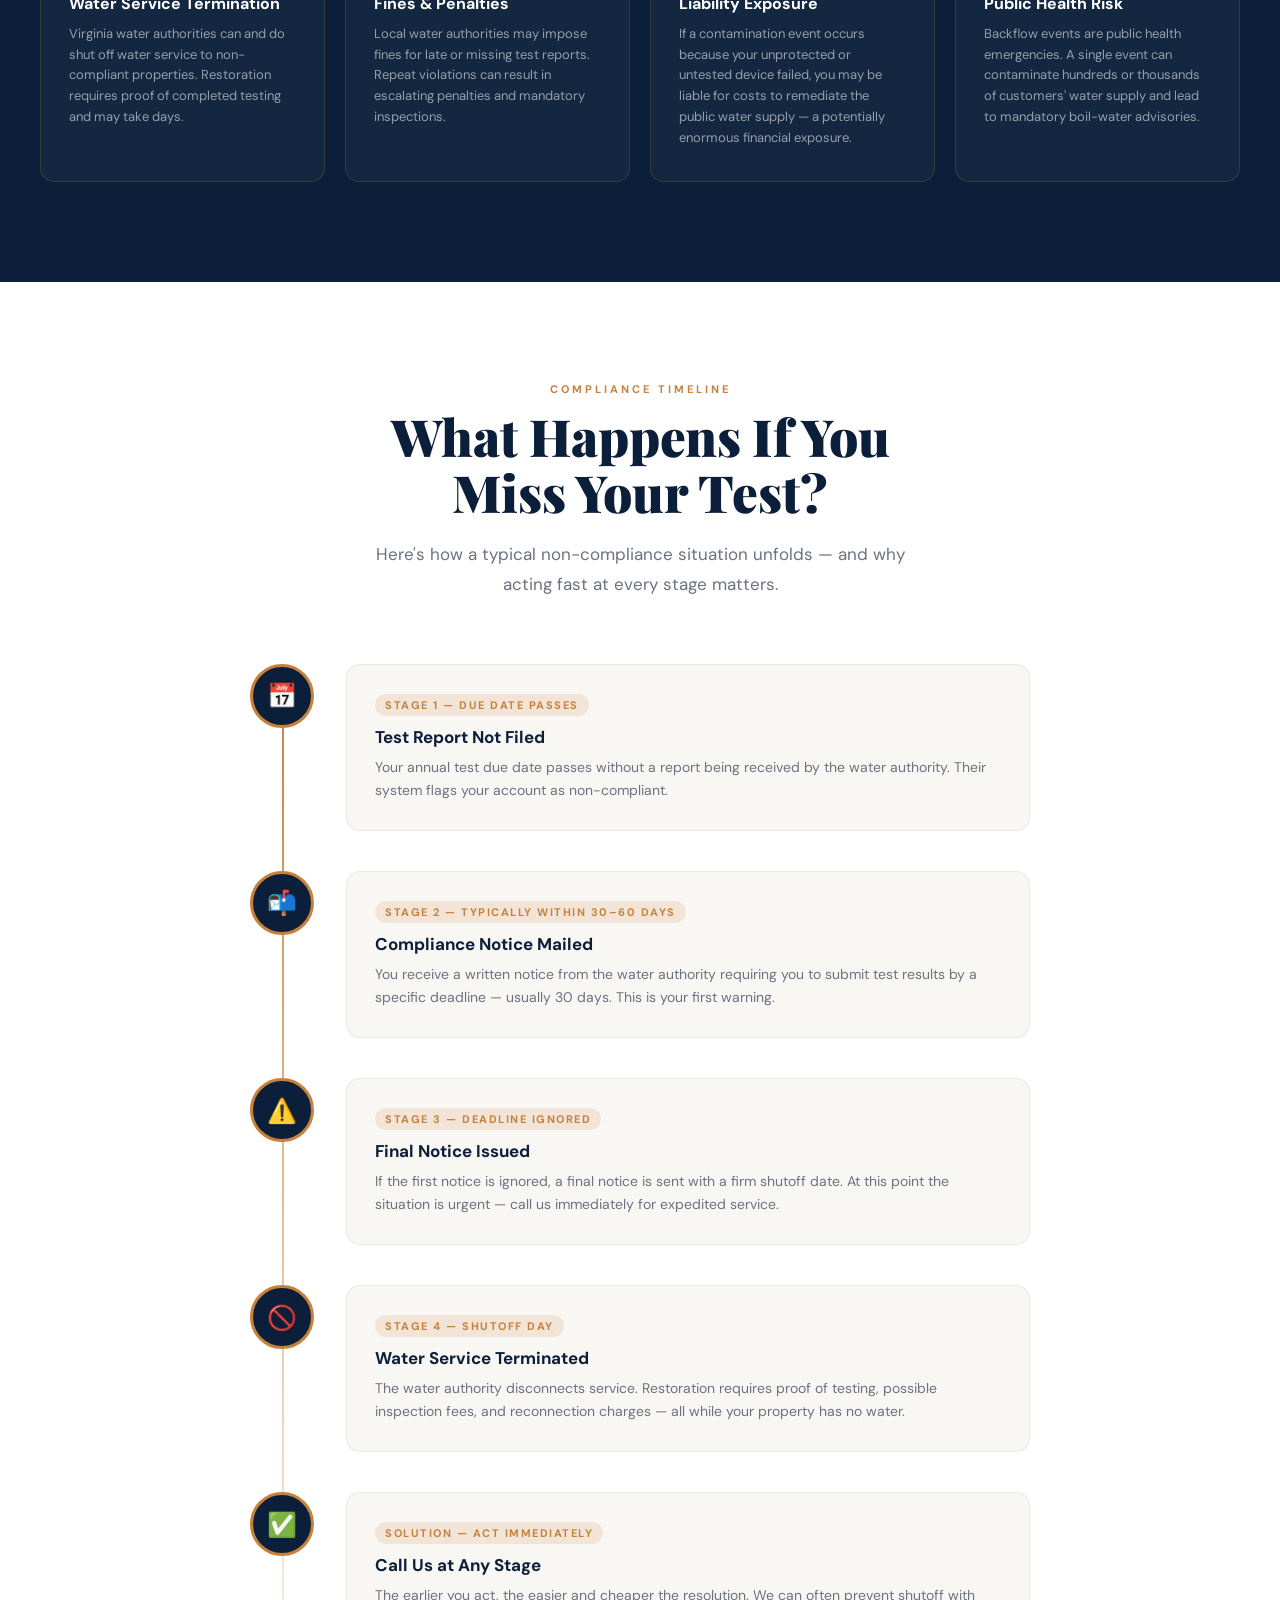
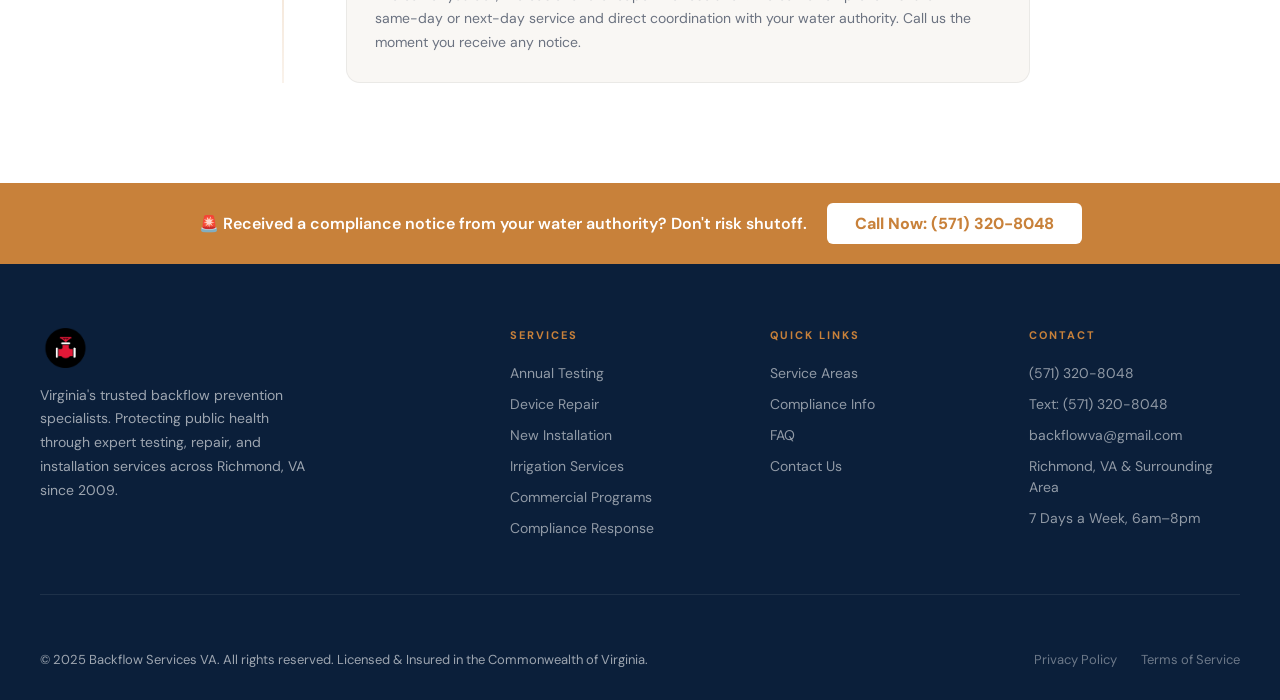
<file: compliance.html>
<!DOCTYPE html>
<html lang="en">
<head>
  <meta charset="UTF-8" />
  <meta name="viewport" content="width=device-width, initial-scale=1.0" />
  <title>Compliance Information — Backflow Services VA</title>
  <meta name="description" content="Learn about Virginia backflow prevention regulations, who must test, penalties for non-compliance, and how to stay compliant with your water authority." />
  <link rel="preconnect" href="https://fonts.googleapis.com" />
  <link rel="preconnect" href="https://fonts.gstatic.com" crossorigin />
  <link href="https://fonts.googleapis.com/css2?family=Playfair+Display:wght@700;900&family=DM+Sans:wght@300;400;500;600&display=swap" rel="stylesheet" />
  <link rel="stylesheet" href="css/styles.css" />
  <style>
    /* ── COMPLIANCE PAGE SPECIFIC ── */

    #compliance-main { background: var(--light); }

    .compliance-two-col {
      display: grid;
      grid-template-columns: 1fr 1fr;
      gap: 32px;
      margin-bottom: 32px;
    }

    /* Who needs section */
    #who-needs { background: var(--white); }
    .who-needs-grid {
      display: grid;
      grid-template-columns: repeat(auto-fit, minmax(260px, 1fr));
      gap: 20px;
    }
    .who-needs-card {
      background: var(--light);
      border: 1px solid rgba(0,0,0,0.06);
      border-radius: 14px;
      padding: 32px 28px;
      transition: border-color 0.2s, transform 0.2s;
    }
    .who-needs-card:hover {
      border-color: var(--copper);
      transform: translateY(-3px);
    }
    .who-needs-icon {
      font-size: 36px;
      margin-bottom: 16px;
      display: block;
    }
    .who-needs-card h4 {
      font-size: 17px;
      font-weight: 700;
      color: var(--navy);
      margin-bottom: 10px;
    }
    .who-needs-card p {
      font-size: 14px;
      color: var(--gray);
      line-height: 1.65;
    }

    /* Penalties */
    #penalties { background: var(--navy); color: var(--white); }
    #penalties .section-title { color: var(--white); }
    #penalties .section-desc  { color: rgba(255,255,255,0.6); }
    .penalty-grid {
      display: grid;
      grid-template-columns: repeat(auto-fit, minmax(240px, 1fr));
      gap: 20px;
    }
    .penalty-card {
      background: rgba(255,255,255,0.04);
      border: 1px solid rgba(200,129,58,0.2);
      border-radius: 14px;
      padding: 32px 28px;
    }
    .penalty-num {
      font-family: 'Playfair Display', serif;
      font-size: 48px;
      font-weight: 900;
      color: var(--copper);
      line-height: 1;
      margin-bottom: 8px;
    }
    .penalty-card h4 {
      font-size: 16px;
      font-weight: 700;
      color: var(--white);
      margin-bottom: 10px;
    }
    .penalty-card p {
      font-size: 13px;
      color: rgba(255,255,255,0.55);
      line-height: 1.6;
    }

    /* Timeline */
    #timeline { background: var(--white); }
    .timeline {
      position: relative;
      max-width: 780px;
      margin: 0 auto;
    }
    .timeline::before {
      content: '';
      position: absolute;
      left: 32px;
      top: 0; bottom: 0;
      width: 2px;
      background: linear-gradient(to bottom, var(--copper), rgba(200,129,58,0.1));
    }
    .timeline-item {
      display: flex;
      gap: 32px;
      margin-bottom: 40px;
      align-items: flex-start;
    }
    .timeline-item:last-child { margin-bottom: 0; }
    .timeline-dot {
      width: 64px; height: 64px;
      min-width: 64px;
      border-radius: 50%;
      background: var(--navy);
      border: 3px solid var(--copper);
      display: flex; align-items: center; justify-content: center;
      font-size: 24px;
      position: relative;
      z-index: 1;
    }
    .timeline-content {
      background: var(--light);
      border: 1px solid rgba(0,0,0,0.06);
      border-radius: 14px;
      padding: 28px;
      flex: 1;
    }
    .timeline-content h4 {
      font-size: 17px;
      font-weight: 700;
      color: var(--navy);
      margin-bottom: 8px;
    }
    .timeline-content p {
      font-size: 14px;
      color: var(--gray);
      line-height: 1.65;
    }
    .timeline-tag {
      display: inline-block;
      background: rgba(200,129,58,0.15);
      color: var(--copper);
      font-size: 11px;
      font-weight: 700;
      letter-spacing: 1.5px;
      text-transform: uppercase;
      padding: 4px 10px;
      border-radius: 20px;
      margin-bottom: 10px;
    }

    @media (max-width: 700px) {
      .compliance-two-col { grid-template-columns: 1fr; }
    }
  </style>
</head>
<body>

<!-- ── NAV ── -->
<nav>
  <a class="nav-logo" href="index.html">
    <img src="logo.png" alt="Backflow Services VA Logo" />
    <div class="nav-logo-text">
      Backflow Services VA
      <span>Virginia's Backflow Experts</span>
    </div>
  </a>
  <ul class="nav-links">
    <li><a href="index.html">Home</a></li>
    <li><a href="services.html">Services</a></li>
    <li><a href="areas.html">Service Areas</a></li>
    <li><a href="compliance.html">Compliance</a></li>
    <li><a href="faq.html">FAQ</a></li>
    <li><a href="contact.html" class="nav-cta">Contact Us</a></li>
  </ul>
  <button class="nav-hamburger" id="hamburger" aria-label="Open menu" aria-expanded="false">
    <span></span><span></span><span></span>
  </button>
</nav>
<div class="nav-mobile" id="mobileNav">
  <a href="index.html">Home</a>
  <a href="services.html">Services</a>
  <a href="areas.html">Service Areas</a>
  <a href="compliance.html">Compliance</a>
  <a href="faq.html">FAQ</a>
  <a href="contact.html" class="nav-cta">Contact Us</a>
</div>

<!-- ── PAGE HERO ── -->
<div class="page-hero">
  <div class="page-hero-bg"></div>
  <div class="page-hero-grid"></div>
  <div class="page-hero-content">
    <div class="breadcrumb">
      <a href="index.html">Home</a>
      <span>›</span>
      <span style="color:rgba(255,255,255,0.7)">Compliance</span>
    </div>
    <div class="page-hero-label">Regulatory Information</div>
    <h1>Virginia Backflow<br/><em>Compliance Guide</em></h1>
    <p>Everything property owners, managers, and HOAs need to know about Virginia's backflow prevention regulations, testing requirements, and how to stay compliant with your local water authority.</p>
  </div>
</div>

<!-- ── COMPLIANCE OVERVIEW ── -->
<section id="compliance-main">
  <div class="max-w">
    <div class="section-header reveal">
      <div class="section-label">The Basics</div>
      <h2 class="section-title">Understanding the Law</h2>
      <p class="section-desc">Virginia's plumbing code and individual water authority cross-connection control programs require annual testing of all backflow prevention devices on regulated connections.</p>
    </div>

    <div class="compliance-two-col">
      <div class="compliance-card reveal">
        <h3>What Is a Cross-Connection?</h3>
        <p>A cross-connection is any actual or potential link between your private plumbing and the public water supply where backflow could occur. Common examples include irrigation systems, fire sprinkler systems, and commercial boiler connections.</p>
        <p style="margin-top:12px">Under certain conditions — like a sudden drop in main pressure — water can reverse direction, pulling contaminants from your property into the public water supply. Backflow preventers are the mechanical defense against this.</p>
        <div class="compliance-highlights" style="margin-top:20px">
          <div class="compliance-hl"><div class="compliance-hl-icon">⚗️</div>Chemical and fertilizer contamination from irrigation</div>
          <div class="compliance-hl"><div class="compliance-hl-icon">🔥</div>Fire suppressant chemicals from sprinkler systems</div>
          <div class="compliance-hl"><div class="compliance-hl-icon">♨️</div>Boiler treatment chemicals from heating systems</div>
          <div class="compliance-hl"><div class="compliance-hl-icon">🧫</div>Bacteria from pools, fountains, or non-potable sources</div>
        </div>
      </div>
      <div class="compliance-card reveal">
        <h3>Why Annual Testing Is Required</h3>
        <p>Backflow preventers are mechanical devices with internal check valves, seals, and springs that wear out over time. A device can fail to operate correctly while appearing intact from the outside. Annual testing verifies that the device is mechanically sound and providing the protection it was designed for.</p>
        <p style="margin-top:12px">Virginia law under the Uniform Statewide Building Code (USBC) and the Virginia Waterworks Regulations (9VAC25-780) require backflow prevention assemblies to be tested at the time of installation and at least annually thereafter by a certified tester.</p>
        <div class="warning-box" style="margin-top:20px">
          <h4>⚠️ Important</h4>
          <p>It is the property owner's responsibility — not the water authority's — to ensure devices are tested and results are filed on time. Non-compliance can result in water service termination.</p>
        </div>
      </div>
    </div>
  </div>
</section>

<!-- ── WHO NEEDS ── -->
<section id="who-needs">
  <div class="max-w">
    <div class="section-header centered reveal">
      <div class="section-label">Am I Required to Test?</div>
      <h2 class="section-title">Who Must Test Their<br/>Backflow Preventer?</h2>
      <p class="section-desc">If you have any of the following connections to the public water supply, you almost certainly need annual backflow testing. When in doubt, call us — we'll let you know for free.</p>
    </div>
    <div class="who-needs-grid">
      <div class="who-needs-card reveal">
        <span class="who-needs-icon">🌿</span>
        <h4>Lawn Irrigation Systems</h4>
        <p>Any in-ground irrigation system connected to the public supply requires a backflow preventer and annual testing. This is the most common requirement for homeowners in the Richmond, VA area.</p>
      </div>
      <div class="who-needs-card reveal">
        <span class="who-needs-icon">🔥</span>
        <h4>Fire Suppression Systems</h4>
        <p>All sprinkler and fire suppression systems require a backflow preventer because they contain chemical additives that must never enter the drinking water supply.</p>
      </div>
      <div class="who-needs-card reveal">
        <span class="who-needs-icon">🏢</span>
        <h4>Commercial Buildings</h4>
        <p>Most commercial facilities require at least a double-check assembly on the main service line. High-hazard operations (labs, medical, industrial) require a reduced pressure zone assembly.</p>
      </div>
      <div class="who-needs-card reveal">
        <span class="who-needs-icon">♨️</span>
        <h4>Boilers & HVAC Systems</h4>
        <p>Boilers and hydronic heating/cooling systems use treatment chemicals that make them regulated cross-connections requiring backflow protection and annual testing.</p>
      </div>
      <div class="who-needs-card reveal">
        <span class="who-needs-icon">🏊</span>
        <h4>Swimming Pools & Fountains</h4>
        <p>Any pool, spa, or fountain with a direct potable water fill connection requires backflow prevention to prevent chemical-laden water from back-siphoning into the supply.</p>
      </div>
      <div class="who-needs-card reveal">
        <span class="who-needs-icon">🏥</span>
        <h4>Medical & Dental Offices</h4>
        <p>Healthcare facilities are classified as high-hazard because dental and medical equipment can introduce biological and chemical contaminants into their plumbing.</p>
      </div>
      <div class="who-needs-card reveal">
        <span class="who-needs-icon">🧪</span>
        <h4>Laboratories & Industrial Facilities</h4>
        <p>Any facility where chemicals, solvents, or biological agents are used requires high-protection backflow assemblies and strict annual testing.</p>
      </div>
      <div class="who-needs-card reveal">
        <span class="who-needs-icon">🚗</span>
        <h4>Car Washes & Laundries</h4>
        <p>Cleaning chemical use at car washes, laundromats, and similar businesses creates a regulated cross-connection that requires a backflow assembly and annual testing.</p>
      </div>
    </div>
  </div>
</section>

<!-- ── PENALTIES ── -->
<section id="penalties">
  <div class="max-w">
    <div class="section-header reveal">
      <div class="section-label">Non-Compliance Risks</div>
      <h2 class="section-title">The Cost of Not Testing</h2>
      <p class="section-desc">Missing your annual backflow test isn't just a paperwork issue — it carries real consequences for your property, your tenants, and your liability.</p>
    </div>
    <div class="penalty-grid">
      <div class="penalty-card reveal">
        <div class="penalty-num">⛔</div>
        <h4>Water Service Termination</h4>
        <p>Virginia water authorities can and do shut off water service to non-compliant properties. Restoration requires proof of completed testing and may take days.</p>
      </div>
      <div class="penalty-card reveal">
        <div class="penalty-num">💸</div>
        <h4>Fines & Penalties</h4>
        <p>Local water authorities may impose fines for late or missing test reports. Repeat violations can result in escalating penalties and mandatory inspections.</p>
      </div>
      <div class="penalty-card reveal">
        <div class="penalty-num">⚖️</div>
        <h4>Liability Exposure</h4>
        <p>If a contamination event occurs because your unprotected or untested device failed, you may be liable for costs to remediate the public water supply — a potentially enormous financial exposure.</p>
      </div>
      <div class="penalty-card reveal">
        <div class="penalty-num">📰</div>
        <h4>Public Health Risk</h4>
        <p>Backflow events are public health emergencies. A single event can contaminate hundreds or thousands of customers' water supply and lead to mandatory boil-water advisories.</p>
      </div>
    </div>
  </div>
</section>

<!-- ── COMPLIANCE TIMELINE ── -->
<section id="timeline">
  <div class="max-w">
    <div class="section-header centered reveal">
      <div class="section-label">Compliance Timeline</div>
      <h2 class="section-title">What Happens If You<br/>Miss Your Test?</h2>
      <p class="section-desc">Here's how a typical non-compliance situation unfolds — and why acting fast at every stage matters.</p>
    </div>
    <div class="timeline">
      <div class="timeline-item reveal">
        <div class="timeline-dot">📅</div>
        <div class="timeline-content">
          <div class="timeline-tag">Stage 1 — Due Date Passes</div>
          <h4>Test Report Not Filed</h4>
          <p>Your annual test due date passes without a report being received by the water authority. Their system flags your account as non-compliant.</p>
        </div>
      </div>
      <div class="timeline-item reveal">
        <div class="timeline-dot">📬</div>
        <div class="timeline-content">
          <div class="timeline-tag">Stage 2 — Typically Within 30–60 Days</div>
          <h4>Compliance Notice Mailed</h4>
          <p>You receive a written notice from the water authority requiring you to submit test results by a specific deadline — usually 30 days. This is your first warning.</p>
        </div>
      </div>
      <div class="timeline-item reveal">
        <div class="timeline-dot">⚠️</div>
        <div class="timeline-content">
          <div class="timeline-tag">Stage 3 — Deadline Ignored</div>
          <h4>Final Notice Issued</h4>
          <p>If the first notice is ignored, a final notice is sent with a firm shutoff date. At this point the situation is urgent — call us immediately for expedited service.</p>
        </div>
      </div>
      <div class="timeline-item reveal">
        <div class="timeline-dot">🚫</div>
        <div class="timeline-content">
          <div class="timeline-tag">Stage 4 — Shutoff Day</div>
          <h4>Water Service Terminated</h4>
          <p>The water authority disconnects service. Restoration requires proof of testing, possible inspection fees, and reconnection charges — all while your property has no water.</p>
        </div>
      </div>
      <div class="timeline-item reveal">
        <div class="timeline-dot">✅</div>
        <div class="timeline-content">
          <div class="timeline-tag">Solution — Act Immediately</div>
          <h4>Call Us at Any Stage</h4>
          <p>The earlier you act, the easier and cheaper the resolution. We can often prevent shutoff with same-day or next-day service and direct coordination with your water authority. Call us the moment you receive any notice.</p>
        </div>
      </div>
    </div>
  </div>
</section>

<!-- ── EMERGENCY BANNER ── -->
<div class="emergency-banner">
  <p>🚨 Received a compliance notice from your water authority? Don't risk shutoff.</p>
  <a href="tel:+15713208048">Call Now: (571) 320-8048</a>
</div>

<!-- ── FOOTER ── -->
<footer>
  <div class="footer-inner">
    <div class="footer-top">
      <div class="footer-brand">
        <img src="logo.png" alt="Backflow Services VA" />
        <p>Virginia's trusted backflow prevention specialists. Protecting public health through expert testing, repair, and installation services across Richmond, VA since 2009.</p>
      </div>
      <div class="footer-col">
        <h5>Services</h5>
        <ul>
          <li><a href="services.html">Annual Testing</a></li>
          <li><a href="services.html">Device Repair</a></li>
          <li><a href="services.html">New Installation</a></li>
          <li><a href="services.html">Irrigation Services</a></li>
          <li><a href="services.html">Commercial Programs</a></li>
          <li><a href="services.html">Compliance Response</a></li>
        </ul>
      </div>
      <div class="footer-col">
        <h5>Quick Links</h5>
        <ul>
          <li><a href="areas.html">Service Areas</a></li>
          <li><a href="compliance.html">Compliance Info</a></li>
          <li><a href="faq.html">FAQ</a></li>
          <li><a href="contact.html">Contact Us</a></li>
        </ul>
      </div>
      <div class="footer-col">
        <h5>Contact</h5>
        <ul>
          <li><a href="tel:+15713208048">(571) 320-8048</a></li>
          <li><a href="sms:+15713208048">Text: (571) 320-8048</a></li>
          <li><a href="mailto:backflowva@gmail.com">backflowva@gmail.com</a></li>
          <li><a href="areas.html">Richmond, VA & Surrounding Area</a></li>
          <li><a href="contact.html">7 Days a Week, 6am–8pm</a></li>
        </ul>
      </div>
    </div>
    <div class="footer-bottom">
      <p>© 2025 Backflow Services VA. All rights reserved. Licensed & Insured in the Commonwealth of Virginia.</p>
      <div class="footer-bottom-links">
        <a href="#">Privacy Policy</a>
        <a href="#">Terms of Service</a>
      </div>
    </div>
  </div>
</footer>

<script src="js/main.js"></script>
</body>
</html>
</file>
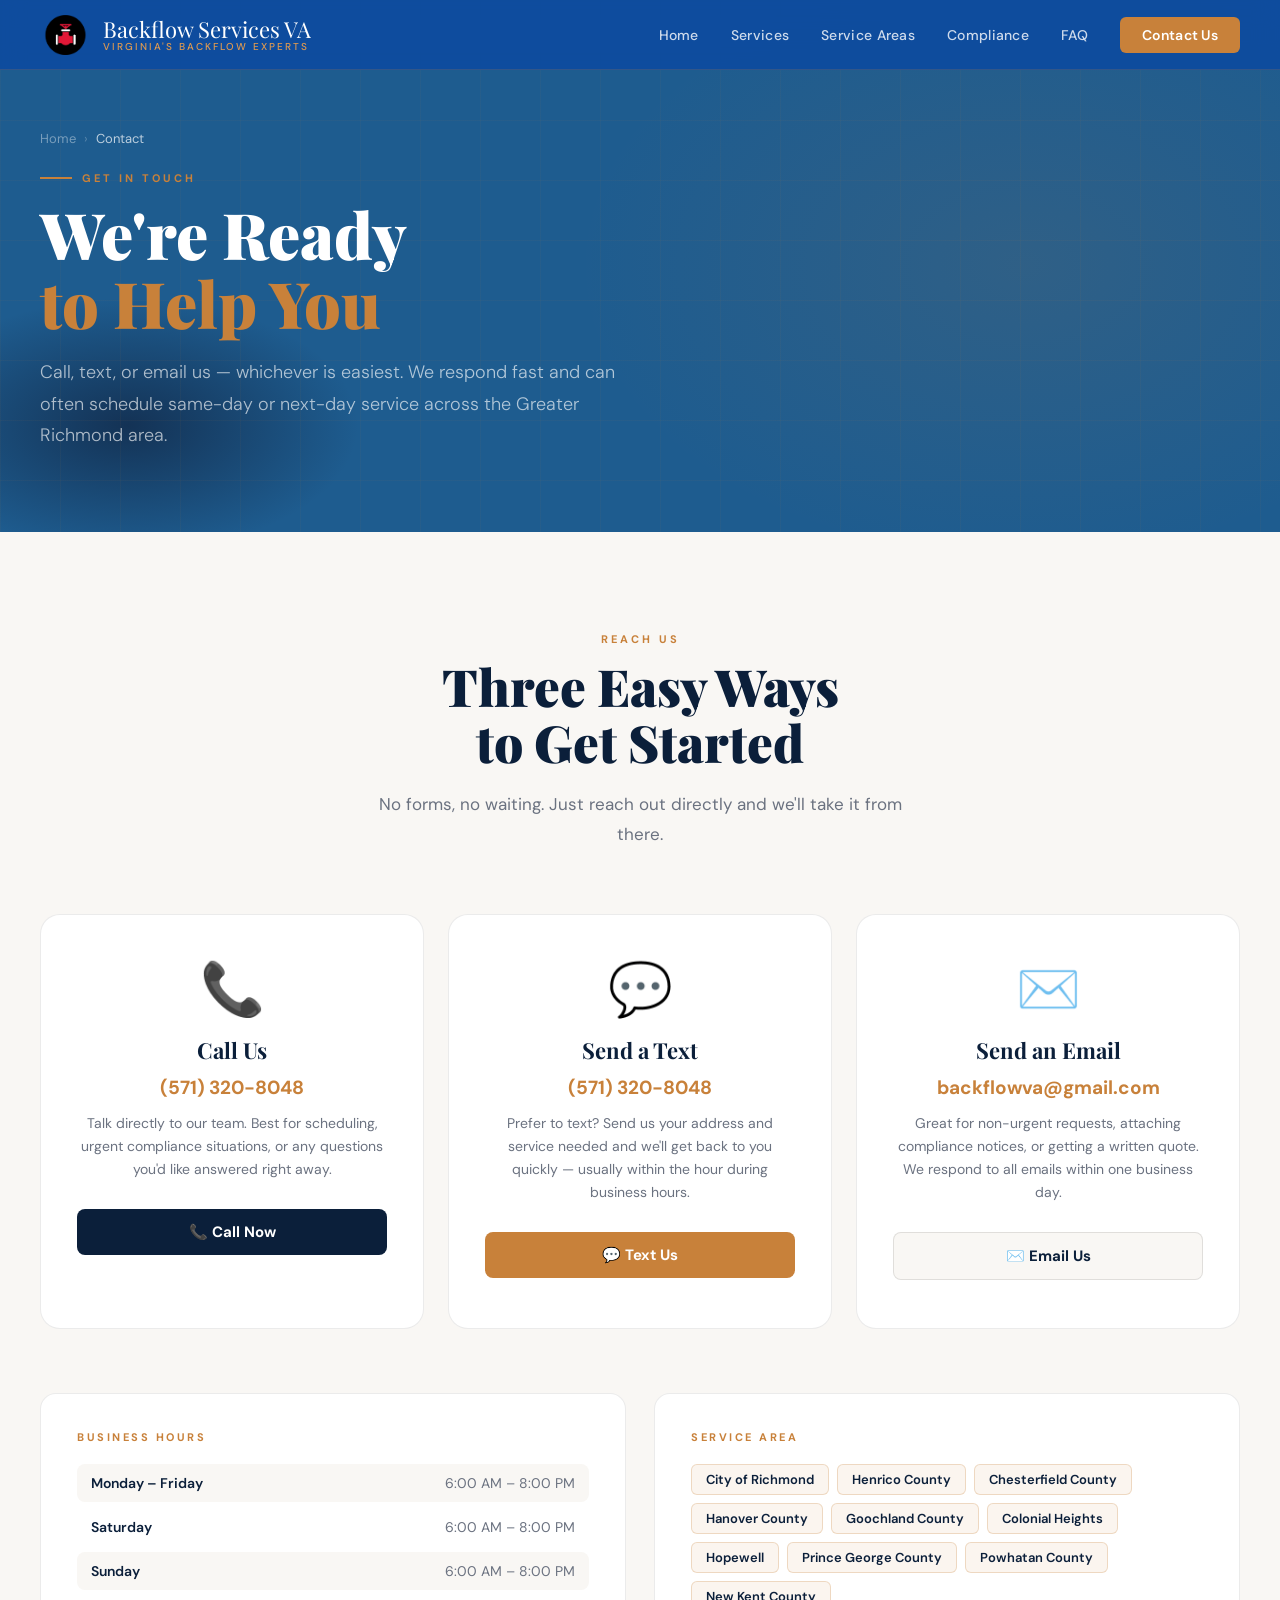
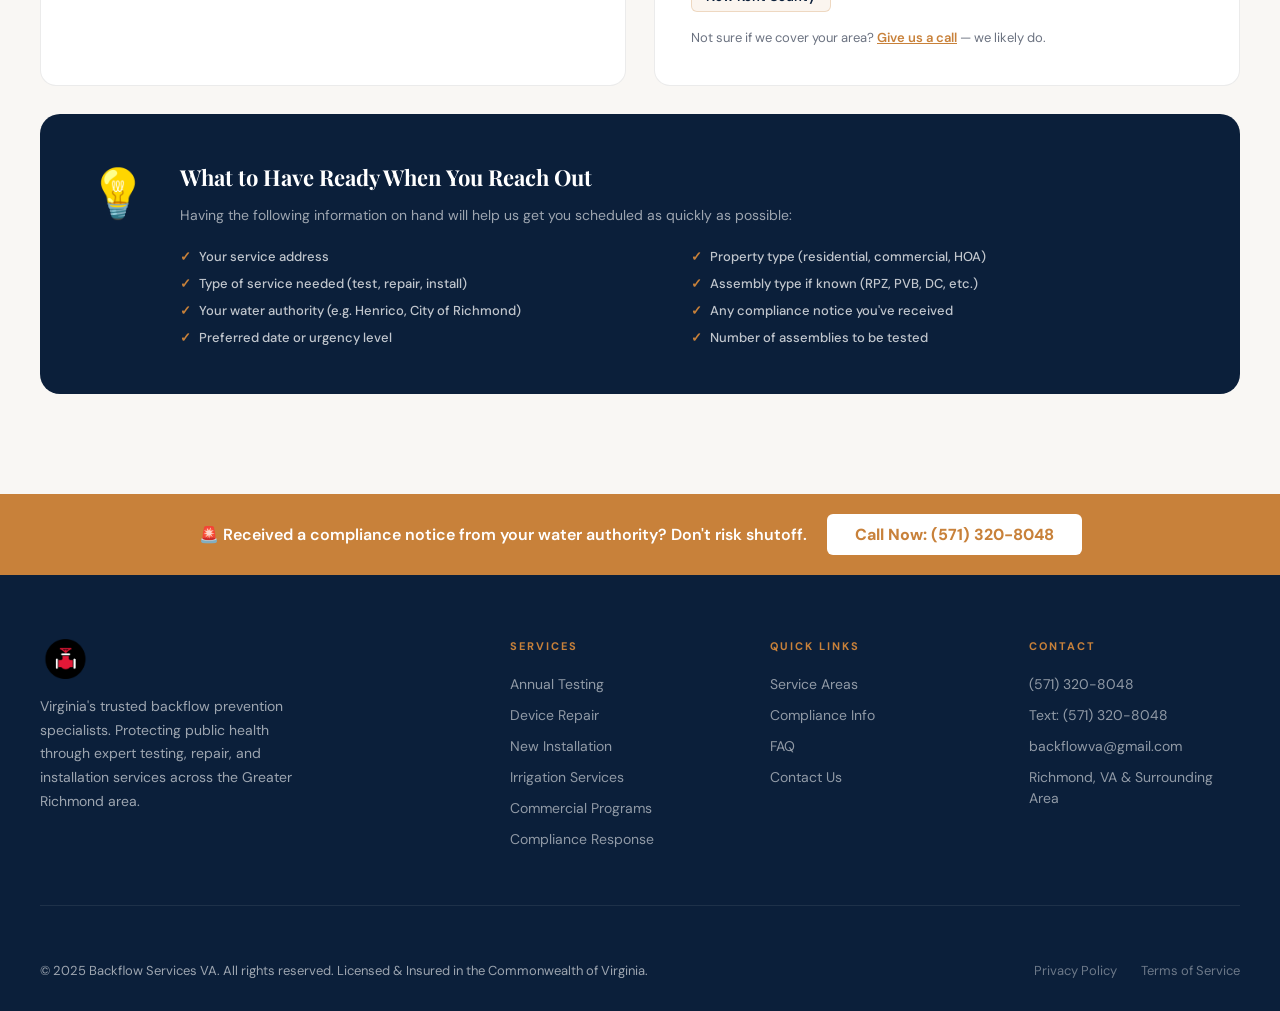
<file: contact.html>
<!DOCTYPE html>
<html lang="en">
<head>
  <meta charset="UTF-8" />
  <meta name="viewport" content="width=device-width, initial-scale=1.0" />
  <title>Contact Us — Backflow Services VA</title>
  <meta name="description" content="Contact Backflow Services VA by phone, text, or email. Serving Richmond, Henrico, Chesterfield, Hanover, Goochland, and surrounding counties." />
  <link rel="preconnect" href="https://fonts.googleapis.com" />
  <link rel="preconnect" href="https://fonts.gstatic.com" crossorigin />
  <link href="https://fonts.googleapis.com/css2?family=Playfair+Display:wght@700;900&family=DM+Sans:wght@300;400;500;600&display=swap" rel="stylesheet" />
  <link rel="stylesheet" href="css/styles.css" />
  <style>
    #contact-main { background: var(--light); padding: 100px 40px; }

    .contact-actions-grid {
      display: grid;
      grid-template-columns: repeat(3, 1fr);
      gap: 24px;
      margin-bottom: 64px;
    }
    .contact-action-card {
      background: var(--white);
      border: 1px solid rgba(0,0,0,0.08);
      border-radius: 20px;
      padding: 48px 36px;
      text-align: center;
      transition: transform 0.25s, box-shadow 0.25s, border-color 0.25s;
      position: relative;
      overflow: hidden;
      text-decoration: none;
      display: block;
    }
    .contact-action-card::before {
      content: '';
      position: absolute;
      top: 0; left: 0; right: 0;
      height: 4px;
      background: var(--copper);
      transform: scaleX(0);
      transform-origin: left;
      transition: transform 0.3s;
    }
    .contact-action-card:hover { transform: translateY(-6px); box-shadow: 0 24px 64px rgba(0,0,0,0.1); border-color: rgba(200,129,58,0.3); }
    .contact-action-card:hover::before { transform: scaleX(1); }
    .contact-action-icon { font-size: 52px; display: block; margin-bottom: 20px; line-height: 1; }
    .contact-action-card h3 { font-size: 22px; font-weight: 700; color: var(--navy); margin-bottom: 10px; }
    .contact-action-card .action-value { font-size: 19px; font-weight: 700; color: var(--copper); margin-bottom: 12px; display: block; }
    .contact-action-card p { font-size: 14px; color: var(--gray); line-height: 1.65; margin-bottom: 28px; }
    .contact-action-btn {
      display: inline-flex; align-items: center; justify-content: center; gap: 8px;
      padding: 13px 28px; border-radius: 8px; font-size: 15px; font-weight: 700;
      font-family: 'DM Sans', sans-serif; transition: background 0.2s;
      text-decoration: none; width: 100%;
    }
    .btn-call  { background: var(--navy);  color: var(--white); }
    .btn-text  { background: var(--copper); color: var(--white); }
    .btn-email { background: var(--light);  color: var(--navy); border: 1.5px solid rgba(0,0,0,0.1); }
    .btn-call:hover  { background: var(--copper); }
    .btn-text:hover  { background: var(--copper2); }
    .btn-email:hover { background: rgba(200,129,58,0.08); border-color: var(--copper); }

    .contact-info-strip {
      display: grid;
      grid-template-columns: 1fr 1fr;
      gap: 28px;
    }
    .info-strip-card {
      background: var(--white);
      border: 1px solid rgba(0,0,0,0.08);
      border-radius: 16px;
      padding: 36px;
    }
    .info-strip-card h4 {
      font-size: 11px; font-weight: 700; letter-spacing: 2.5px;
      text-transform: uppercase; color: var(--copper); margin-bottom: 20px;
    }
    .hours-row {
      display: flex; justify-content: space-between; align-items: center;
      font-size: 14px; padding: 10px 14px; border-radius: 8px; margin-bottom: 6px;
    }
    .hours-row:nth-child(even) { background: var(--light); }
    .hours-row .day   { font-weight: 600; color: var(--navy); }
    .hours-row .time  { color: var(--gray); }
    .hours-row .emerg { color: var(--copper); font-weight: 700; }
    .service-area-tags { display: flex; flex-wrap: wrap; gap: 8px; }
    .sa-tag {
      background: rgba(200,129,58,0.08); border: 1px solid rgba(200,129,58,0.25);
      border-radius: 6px; padding: 6px 14px; font-size: 13px; font-weight: 600; color: var(--navy);
    }

    .tip-box {
      background: var(--navy); border-radius: 20px; padding: 48px; margin-top: 28px;
      display: grid; grid-template-columns: auto 1fr; gap: 32px; align-items: start;
    }
    .tip-box-icon { font-size: 48px; }
    .tip-box h3 { font-size: 22px; color: var(--white); margin-bottom: 12px; }
    .tip-box p  { font-size: 14px; color: rgba(255,255,255,0.6); line-height: 1.7; margin-bottom: 20px; }
    .tip-list { display: grid; grid-template-columns: 1fr 1fr; gap: 10px; list-style: none; }
    .tip-list li {
      display: flex; align-items: center; gap: 8px;
      font-size: 13px; color: rgba(255,255,255,0.75); font-weight: 500;
    }
    .tip-list li::before { content: '✓'; color: var(--copper); font-weight: 700; flex-shrink: 0; }

    @media (max-width: 900px) {
      .contact-actions-grid { grid-template-columns: 1fr; }
      .contact-info-strip   { grid-template-columns: 1fr; }
      .tip-box              { grid-template-columns: 1fr; gap: 16px; }
      .tip-list             { grid-template-columns: 1fr; }
      #contact-main { padding: 72px 24px; }
    }
  </style>
</head>
<body>

<!-- ── NAV ── -->
<nav>
  <a class="nav-logo" href="index.html">
    <img src="logo.png" alt="Backflow Services VA Logo" />
    <div class="nav-logo-text">
      Backflow Services VA
      <span>Virginia's Backflow Experts</span>
    </div>
  </a>
  <ul class="nav-links">
    <li><a href="index.html">Home</a></li>
    <li><a href="services.html">Services</a></li>
    <li><a href="areas.html">Service Areas</a></li>
    <li><a href="compliance.html">Compliance</a></li>
    <li><a href="faq.html">FAQ</a></li>
    <li><a href="contact.html" class="nav-cta">Contact Us</a></li>
  </ul>
  <button class="nav-hamburger" id="hamburger" aria-label="Open menu" aria-expanded="false">
    <span></span><span></span><span></span>
  </button>
</nav>
<div class="nav-mobile" id="mobileNav">
  <a href="index.html">Home</a>
  <a href="services.html">Services</a>
  <a href="areas.html">Service Areas</a>
  <a href="compliance.html">Compliance</a>
  <a href="faq.html">FAQ</a>
  <a href="contact.html" class="nav-cta">Contact Us</a>
</div>

<!-- ── PAGE HERO ── -->
<div class="page-hero">
  <div class="page-hero-bg"></div>
  <div class="page-hero-grid"></div>
  <div class="page-hero-content">
    <div class="breadcrumb">
      <a href="index.html">Home</a>
      <span>›</span>
      <span style="color:rgba(255,255,255,0.7)">Contact</span>
    </div>
    <div class="page-hero-label">Get In Touch</div>
    <h1>We're Ready<br/><em>to Help You</em></h1>
    <p>Call, text, or email us — whichever is easiest. We respond fast and can often schedule same-day or next-day service across the Greater Richmond area.</p>
  </div>
</div>

<!-- ── CONTACT MAIN ── -->
<section id="contact-main">
  <div class="max-w">

    <div class="section-header centered reveal">
      <div class="section-label">Reach Us</div>
      <h2 class="section-title">Three Easy Ways<br/>to Get Started</h2>
      <p class="section-desc">No forms, no waiting. Just reach out directly and we'll take it from there.</p>
    </div>

    <div class="contact-actions-grid">

      <a class="contact-action-card reveal" href="tel:+15713208048">
        <span class="contact-action-icon">📞</span>
        <h3>Call Us</h3>
        <span class="action-value">(571) 320-8048</span>
        <p>Talk directly to our team. Best for scheduling, urgent compliance situations, or any questions you'd like answered right away.</p>
        <span class="contact-action-btn btn-call">📞 Call Now</span>
      </a>

      <a class="contact-action-card reveal" href="sms:+15713208048">
        <span class="contact-action-icon">💬</span>
        <h3>Send a Text</h3>
        <span class="action-value">(571) 320-8048</span>
        <p>Prefer to text? Send us your address and service needed and we'll get back to you quickly — usually within the hour during business hours.</p>
        <span class="contact-action-btn btn-text">💬 Text Us</span>
      </a>

      <a class="contact-action-card reveal" href="mailto:backflowva@gmail.com">
        <span class="contact-action-icon">✉️</span>
        <h3>Send an Email</h3>
        <span class="action-value">backflowva@gmail.com</span>
        <p>Great for non-urgent requests, attaching compliance notices, or getting a written quote. We respond to all emails within one business day.</p>
        <span class="contact-action-btn btn-email">✉️ Email Us</span>
      </a>

    </div>

    <!-- Hours + Service area -->
    <div class="contact-info-strip">
      <div class="info-strip-card reveal">
        <h4>Business Hours</h4>
        <div class="hours-row">
          <span class="day">Monday – Friday</span>
          <span class="time">6:00 AM – 8:00 PM</span>
        </div>
        <div class="hours-row">
          <span class="day">Saturday</span>
          <span class="time">6:00 AM – 8:00 PM</span>
        </div>
        <div class="hours-row">
          <span class="day">Sunday</span>
          <span class="time">6:00 AM – 8:00 PM</span>
        </div>
      </div>

      <div class="info-strip-card reveal">
        <h4>Service Area</h4>
        <div class="service-area-tags">
          <span class="sa-tag">City of Richmond</span>
          <span class="sa-tag">Henrico County</span>
          <span class="sa-tag">Chesterfield County</span>
          <span class="sa-tag">Hanover County</span>
          <span class="sa-tag">Goochland County</span>
          <span class="sa-tag">Colonial Heights</span>
          <span class="sa-tag">Hopewell</span>
          <span class="sa-tag">Prince George County</span>
          <span class="sa-tag">Powhatan County</span>
          <span class="sa-tag">New Kent County</span>
        </div>
        <p style="font-size:13px;color:var(--gray);margin-top:16px;line-height:1.6">
          Not sure if we cover your area? <a href="tel:+15713208048" style="color:var(--copper);font-weight:600">Give us a call</a> — we likely do.
        </p>
      </div>
    </div>

    <!-- Tips box -->
    <div class="tip-box reveal">
      <div class="tip-box-icon">💡</div>
      <div>
        <h3>What to Have Ready When You Reach Out</h3>
        <p>Having the following information on hand will help us get you scheduled as quickly as possible:</p>
        <ul class="tip-list">
          <li>Your service address</li>
          <li>Property type (residential, commercial, HOA)</li>
          <li>Type of service needed (test, repair, install)</li>
          <li>Assembly type if known (RPZ, PVB, DC, etc.)</li>
          <li>Your water authority (e.g. Henrico, City of Richmond)</li>
          <li>Any compliance notice you've received</li>
          <li>Preferred date or urgency level</li>
          <li>Number of assemblies to be tested</li>
        </ul>
      </div>
    </div>

  </div>
</section>

<!-- ── EMERGENCY BANNER ── -->
<div class="emergency-banner">
  <p>🚨 Received a compliance notice from your water authority? Don't risk shutoff.</p>
  <a href="tel:+15713208048">Call Now: (571) 320-8048</a>
</div>

<!-- ── FOOTER ── -->
<footer>
  <div class="footer-inner">
    <div class="footer-top">
      <div class="footer-brand">
        <img src="logo.png" alt="Backflow Services VA" />
        <p>Virginia's trusted backflow prevention specialists. Protecting public health through expert testing, repair, and installation services across the Greater Richmond area.</p>
      </div>
      <div class="footer-col">
        <h5>Services</h5>
        <ul>
          <li><a href="services.html">Annual Testing</a></li>
          <li><a href="services.html">Device Repair</a></li>
          <li><a href="services.html">New Installation</a></li>
          <li><a href="services.html">Irrigation Services</a></li>
          <li><a href="services.html">Commercial Programs</a></li>
          <li><a href="services.html">Compliance Response</a></li>
        </ul>
      </div>
      <div class="footer-col">
        <h5>Quick Links</h5>
        <ul>
          <li><a href="areas.html">Service Areas</a></li>
          <li><a href="compliance.html">Compliance Info</a></li>
          <li><a href="faq.html">FAQ</a></li>
          <li><a href="contact.html">Contact Us</a></li>
        </ul>
      </div>
      <div class="footer-col">
        <h5>Contact</h5>
        <ul>
          <li><a href="tel:+15713208048">(571) 320-8048</a></li>
          <li><a href="sms:+15713208048">Text: (571) 320-8048</a></li>
          <li><a href="mailto:backflowva@gmail.com">backflowva@gmail.com</a></li>
          <li><a href="areas.html">Richmond, VA & Surrounding Area</a></li>
        </ul>
      </div>
    </div>
    <div class="footer-bottom">
      <p>© 2025 Backflow Services VA. All rights reserved. Licensed & Insured in the Commonwealth of Virginia.</p>
      <div class="footer-bottom-links">
        <a href="#">Privacy Policy</a>
        <a href="#">Terms of Service</a>
      </div>
    </div>
  </div>
</footer>

<script src="js/main.js"></script>
</body>
</html>
</file>
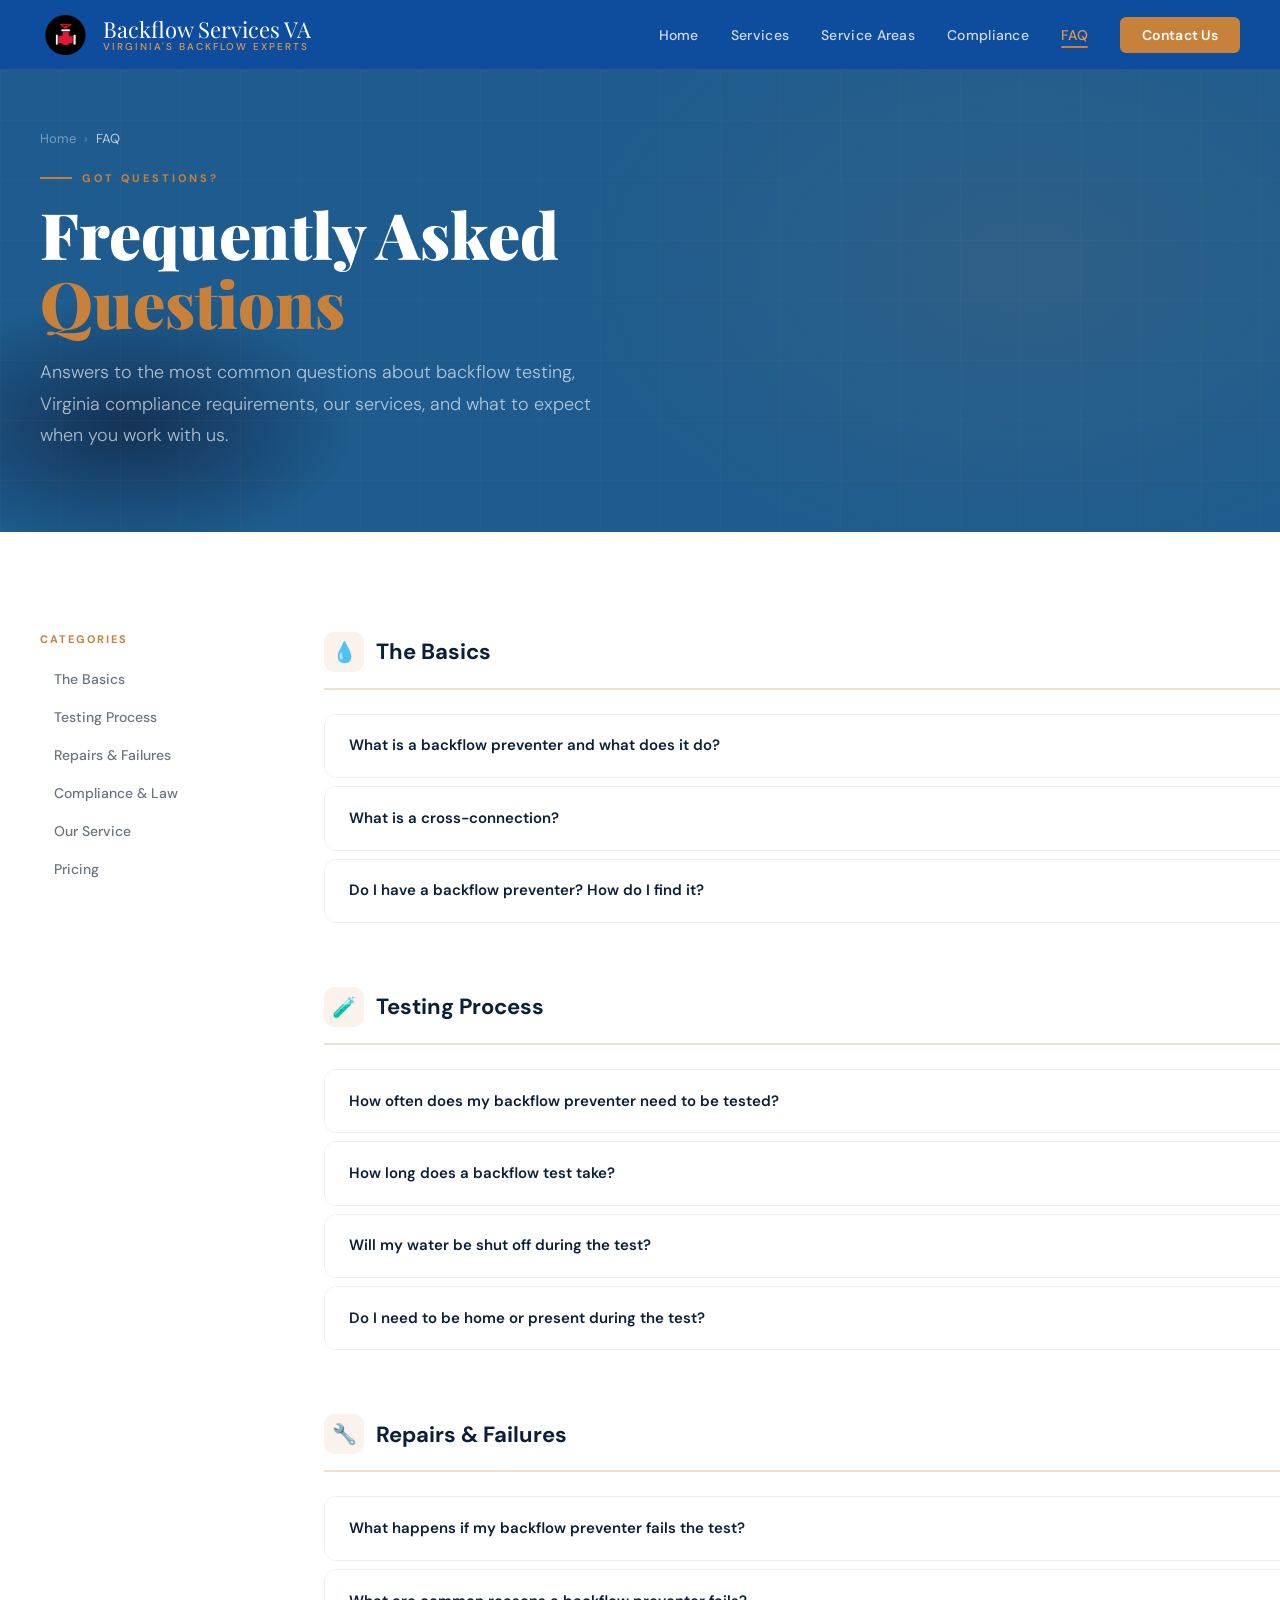
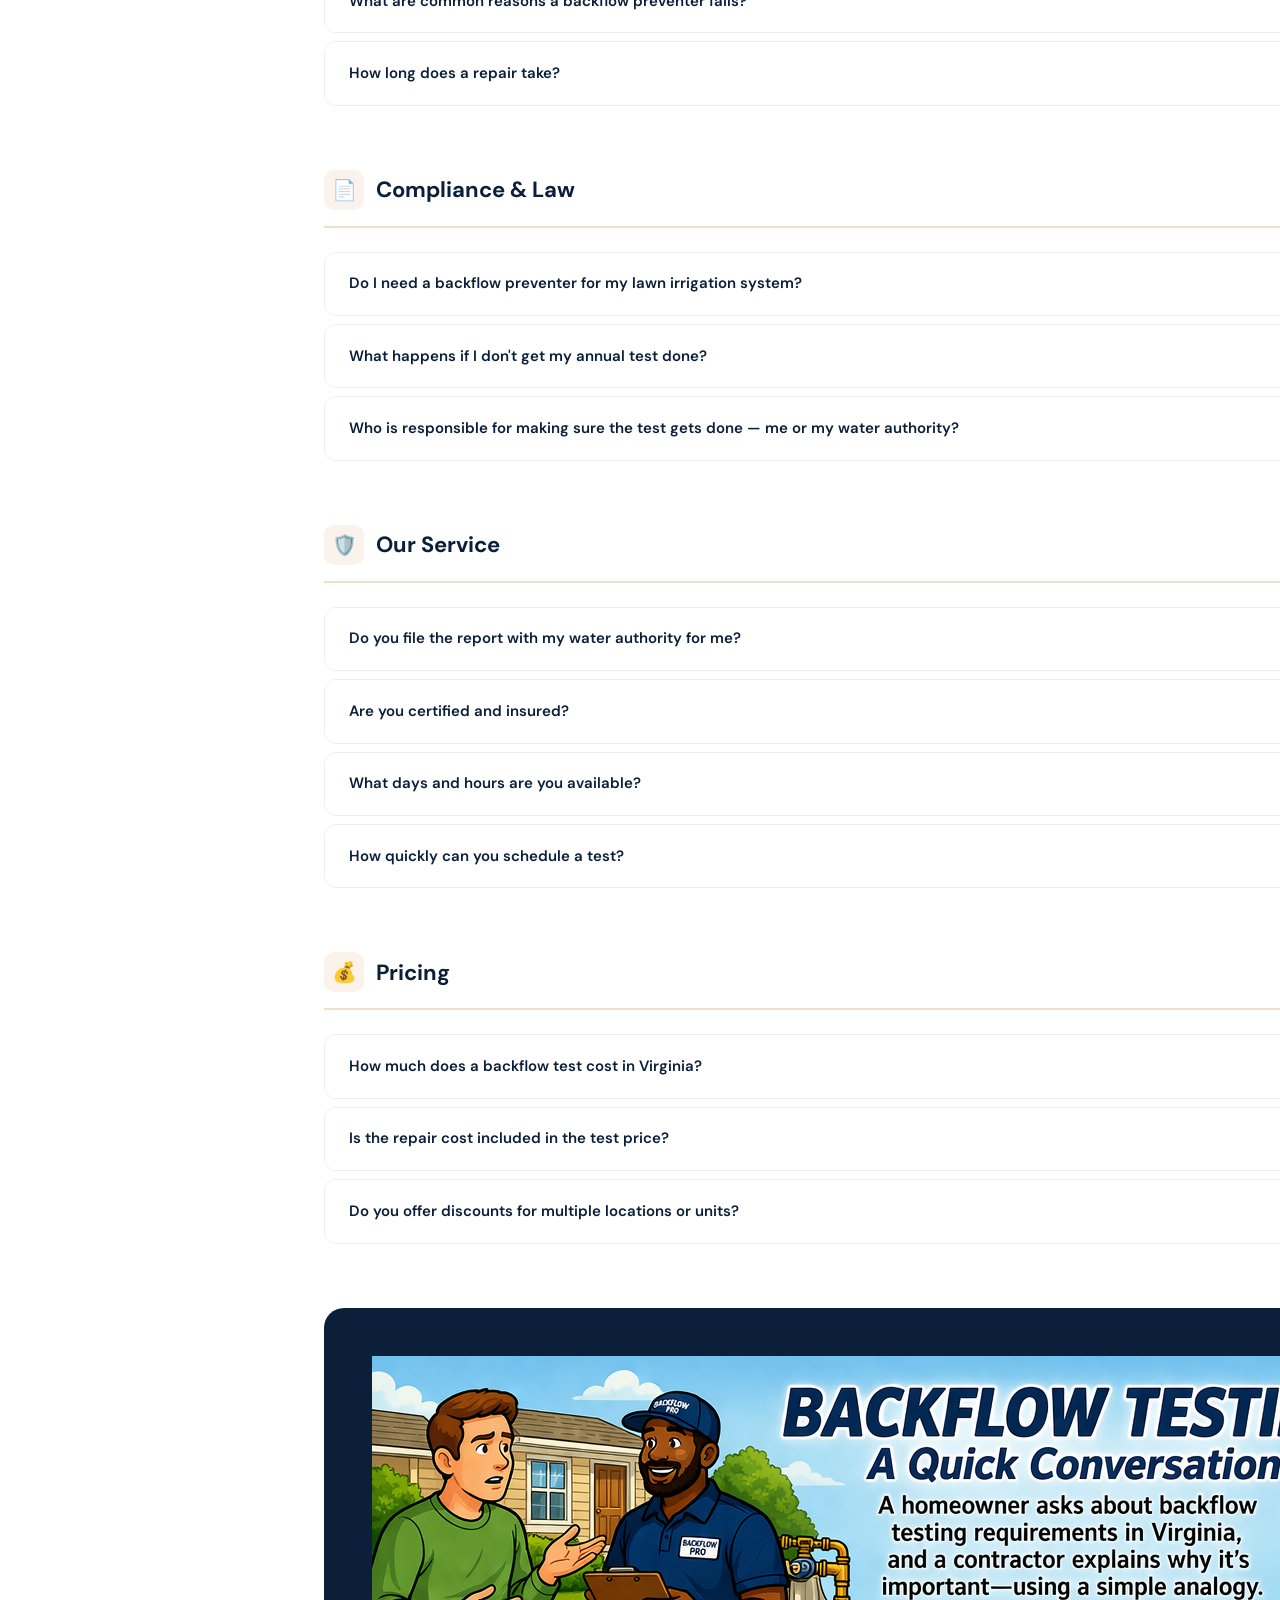
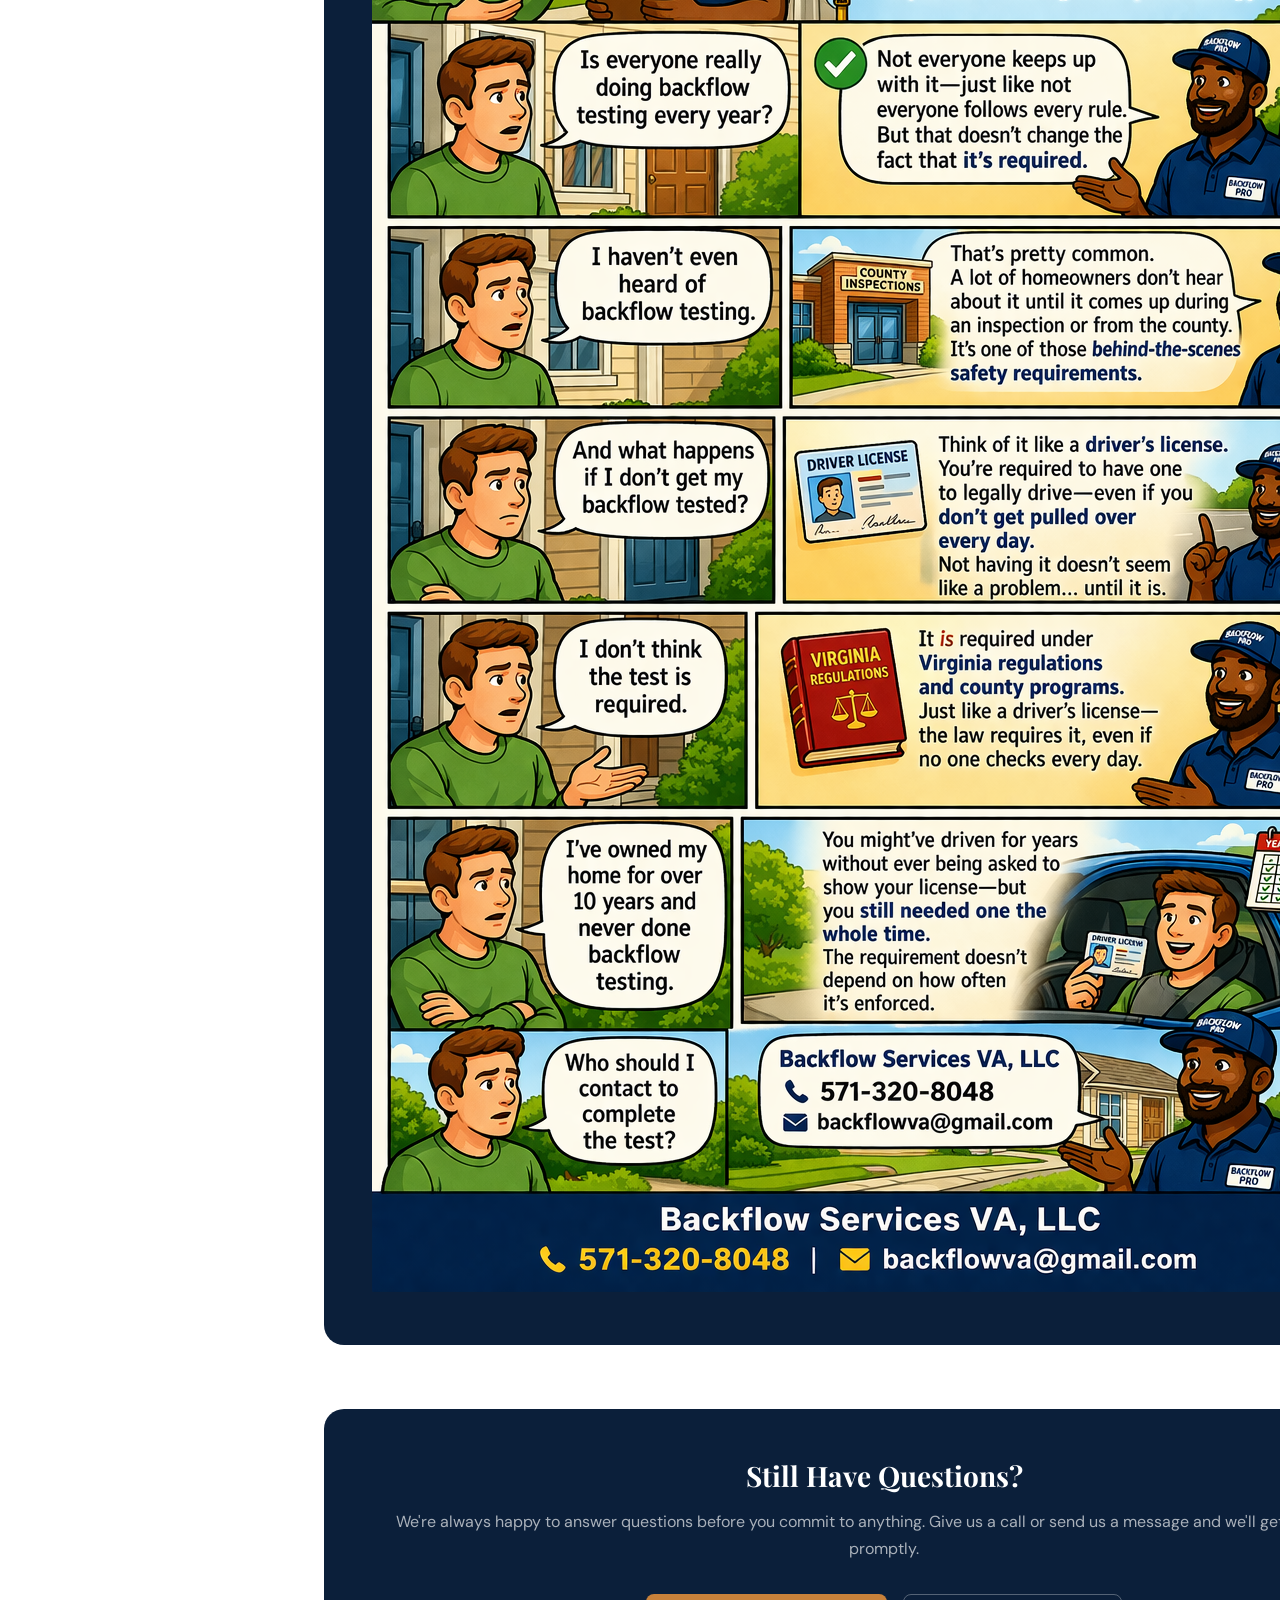
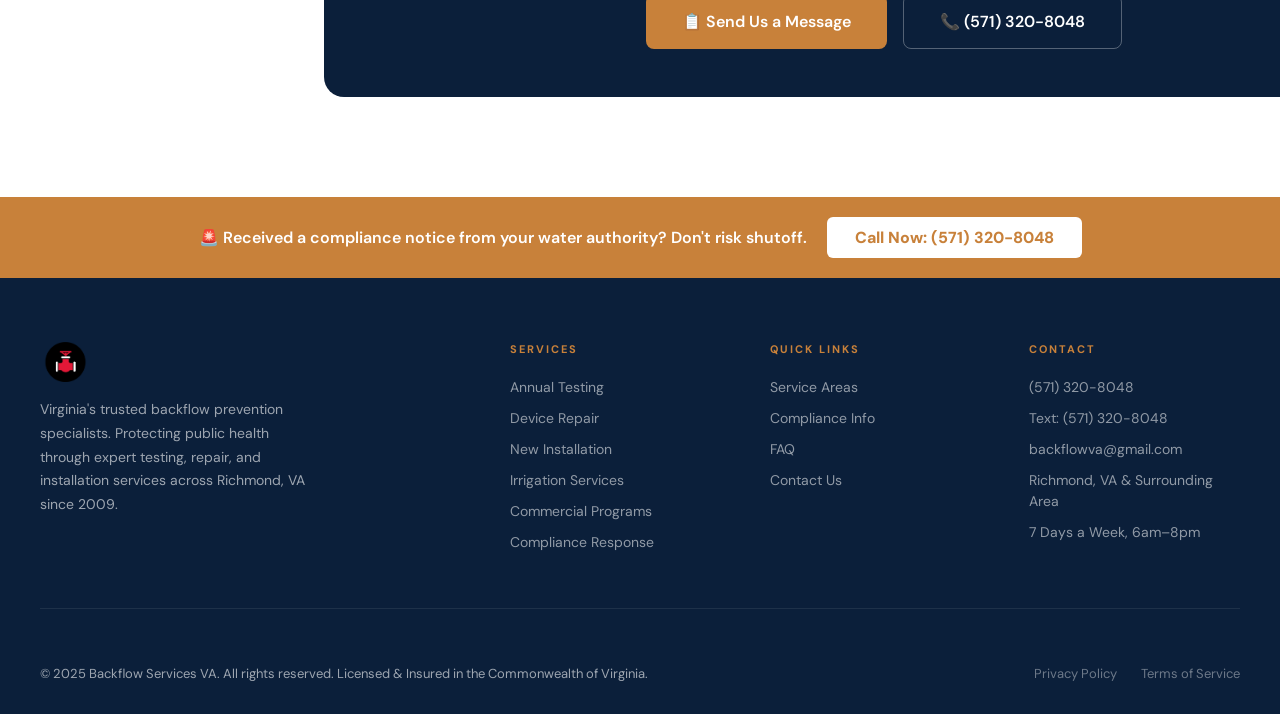
<file: faq.html>
<!DOCTYPE html>
<html lang="en">
<head>
  <meta charset="UTF-8" />
  <meta name="viewport" content="width=device-width, initial-scale=1.0" />
  <title>FAQ — Backflow Services VA</title>
  <meta name="description" content="Answers to the most common questions about backflow testing, prevention devices, Virginia compliance requirements, and our services." />
  <link rel="preconnect" href="https://fonts.googleapis.com" />
  <link rel="preconnect" href="https://fonts.gstatic.com" crossorigin />
  <link href="https://fonts.googleapis.com/css2?family=Playfair+Display:wght@700;900&family=DM+Sans:wght@300;400;500;600&display=swap" rel="stylesheet" />
  <link rel="stylesheet" href="css/styles.css" />
  <style>
    /* ── FAQ PAGE SPECIFIC ── */
    #faq-main { background: var(--white); }

    .faq-layout {
      display: grid;
      grid-template-columns: 220px 1fr;
      gap: 64px;
      align-items: start;
    }
    .faq-sidebar {
      position: sticky;
      top: 90px;
    }
    .faq-sidebar h4 {
      font-size: 11px;
      font-weight: 700;
      letter-spacing: 2px;
      text-transform: uppercase;
      color: var(--copper);
      margin-bottom: 16px;
    }
    .faq-sidebar ul { list-style: none; display: flex; flex-direction: column; gap: 4px; }
    .faq-sidebar ul li a {
      display: block;
      font-size: 14px;
      font-weight: 500;
      color: var(--gray);
      text-decoration: none;
      padding: 8px 12px;
      border-radius: 8px;
      transition: background 0.2s, color 0.2s;
      border-left: 2px solid transparent;
    }
    .faq-sidebar ul li a:hover {
      background: var(--light);
      color: var(--navy);
      border-left-color: var(--copper);
    }

    .faq-content { }
    .faq-category { margin-bottom: 64px; }
    .faq-category:last-child { margin-bottom: 0; }
    .faq-category-title {
      font-size: 22px;
      font-weight: 700;
      color: var(--navy);
      margin-bottom: 24px;
      padding-bottom: 16px;
      border-bottom: 2px solid var(--border);
      display: flex;
      align-items: center;
      gap: 12px;
    }
    .faq-category-icon {
      width: 40px; height: 40px;
      background: rgba(200,129,58,0.1);
      border-radius: 10px;
      display: flex; align-items: center; justify-content: center;
      font-size: 20px;
      flex-shrink: 0;
    }

    .faq-group {
      display: flex;
      flex-direction: column;
      gap: 8px;
    }
    .faq-item {
      border: 1px solid rgba(0,0,0,0.07);
      border-radius: 12px;
      overflow: hidden;
    }
    .faq-q {
      padding: 20px 24px;
      font-size: 15px;
      font-weight: 600;
      color: var(--navy);
      cursor: pointer;
      display: flex;
      justify-content: space-between;
      align-items: center;
      gap: 16px;
      background: var(--white);
      transition: background 0.2s;
      line-height: 1.4;
    }
    .faq-q:hover { background: var(--light); }
    .faq-q.open { background: var(--navy); color: var(--white); }
    .faq-q.open .faq-arrow { transform: rotate(180deg); color: var(--copper); }
    .faq-arrow {
      font-size: 16px;
      flex-shrink: 0;
      transition: transform 0.25s;
      color: var(--copper);
    }
    .faq-a {
      max-height: 0;
      overflow: hidden;
      transition: max-height 0.35s ease;
      background: var(--light);
    }
    .faq-a.open { max-height: 500px; }
    .faq-a-inner {
      padding: 20px 24px 24px;
    }
    .faq-a p {
      font-size: 15px;
      color: var(--gray);
      line-height: 1.75;
      margin-bottom: 12px;
    }
    .faq-a p:last-child { margin-bottom: 0; }
    .faq-a ul {
      margin-top: 8px;
      display: flex;
      flex-direction: column;
      gap: 8px;
      list-style: none;
    }
    .faq-a ul li {
      font-size: 14px;
      color: var(--text);
      display: flex;
      align-items: flex-start;
      gap: 8px;
    }
    .faq-a ul li::before {
      content: '•';
      color: var(--copper);
      font-weight: 700;
      flex-shrink: 0;
    }
    .faq-a a { color: var(--copper); font-weight: 600; }

    /* Still have questions */
    .still-questions {
      background: var(--navy);
      border-radius: 20px;
      padding: 48px;
      text-align: center;
      margin-top: 64px;
    }
    .still-questions h3 { font-size: 28px; color: var(--white); margin-bottom: 14px; }
    .still-questions p  { font-size: 16px; color: rgba(255,255,255,0.65); margin-bottom: 32px; line-height: 1.7; }
    .sq-actions { display: flex; gap: 16px; justify-content: center; flex-wrap: wrap; }

    @media (max-width: 900px) {
      .faq-layout { grid-template-columns: 1fr; gap: 0; }
      .faq-sidebar { display: none; }
    }
  </style>
</head>
<body>

<!-- ── NAV ── -->
<nav>
  <a class="nav-logo" href="index.html">
    <img src="logo.png" alt="Backflow Services VA Logo" />
    <div class="nav-logo-text">
      Backflow Services VA
      <span>Virginia's Backflow Experts</span>
    </div>
  </a>
  <ul class="nav-links">
    <li><a href="index.html">Home</a></li>
    <li><a href="services.html">Services</a></li>
    <li><a href="areas.html">Service Areas</a></li>
    <li><a href="compliance.html">Compliance</a></li>
    <li><a href="faq.html">FAQ</a></li>
    <li><a href="contact.html" class="nav-cta">Contact Us</a></li>
  </ul>
  <button class="nav-hamburger" id="hamburger" aria-label="Open menu" aria-expanded="false">
    <span></span><span></span><span></span>
  </button>
</nav>
<div class="nav-mobile" id="mobileNav">
  <a href="index.html">Home</a>
  <a href="services.html">Services</a>
  <a href="areas.html">Service Areas</a>
  <a href="compliance.html">Compliance</a>
  <a href="faq.html">FAQ</a>
  <a href="contact.html" class="nav-cta">Contact Us</a>
</div>

<!-- ── PAGE HERO ── -->
<div class="page-hero">
  <div class="page-hero-bg"></div>
  <div class="page-hero-grid"></div>
  <div class="page-hero-content">
    <div class="breadcrumb">
      <a href="index.html">Home</a>
      <span>›</span>
      <span style="color:rgba(255,255,255,0.7)">FAQ</span>
    </div>
    <div class="page-hero-label">Got Questions?</div>
    <h1>Frequently Asked<br/><em>Questions</em></h1>
    <p>Answers to the most common questions about backflow testing, Virginia compliance requirements, our services, and what to expect when you work with us.</p>
  </div>
</div>

<!-- ── FAQ MAIN ── -->
<section id="faq-main">
  <div class="max-w">
    <div class="faq-layout">

      <!-- Sidebar -->
      <div class="faq-sidebar">
        <h4>Categories</h4>
        <ul>
          <li><a href="#basics">The Basics</a></li>
          <li><a href="#testing">Testing Process</a></li>
          <li><a href="#repairs">Repairs & Failures</a></li>
          <li><a href="#compliance-q">Compliance & Law</a></li>
          <li><a href="#our-service">Our Service</a></li>
          <li><a href="#pricing">Pricing</a></li>
        </ul>
      </div>

      <!-- FAQ Content -->
      <div class="faq-content">

        <!-- BASICS -->
        <div class="faq-category reveal" id="basics">
          <div class="faq-category-title">
            <div class="faq-category-icon">💧</div>
            The Basics
          </div>
          <div class="faq-group">

            <div class="faq-item">
              <div class="faq-q">What is a backflow preventer and what does it do?<span class="faq-arrow">▼</span></div>
              <div class="faq-a"><div class="faq-a-inner">
                <p>A backflow preventer is a mechanical device installed on your plumbing that stops contaminated water from flowing backward into the public water supply. Under certain pressure conditions — like a main break or high demand — water can reverse direction and carry pollutants from your property into the municipal supply, creating serious public health risks.</p>
                <p>These devices use check valves and pressure relief mechanisms to ensure water only flows in one direction: from the supply into your property, never the other way around.</p>
              </div></div>
            </div>

            <div class="faq-item">
              <div class="faq-q">What is a cross-connection?<span class="faq-arrow">▼</span></div>
              <div class="faq-a"><div class="faq-a-inner">
                <p>A cross-connection is any actual or potential link between your private plumbing and the public water supply where backflow could occur. Common examples include:</p>
                <ul>
                  <li>Lawn irrigation systems that spray fertilizers and pesticides</li>
                  <li>Fire sprinkler systems containing chemical additives</li>
                  <li>Boilers and HVAC systems with treatment chemicals</li>
                  <li>Swimming pools connected to the water supply for filling</li>
                </ul>
              </div></div>
            </div>

            <div class="faq-item">
              <div class="faq-q">Do I have a backflow preventer? How do I find it?<span class="faq-arrow">▼</span></div>
              <div class="faq-a"><div class="faq-a-inner">
                <p>If you have an in-ground irrigation system, fire suppression system, or commercial connection, you almost certainly have a backflow preventer. For irrigation, it's typically located near the main water supply line, often in a ground-level box or above ground near the house foundation.</p>
                <p>For fire systems, it's usually in the basement or mechanical room near where the sprinkler line enters the building. If you're unsure, give us a call — we're happy to help you locate it at no charge.</p>
              </div></div>
            </div>

          </div>
        </div>

        <!-- TESTING -->
        <div class="faq-category reveal" id="testing">
          <div class="faq-category-title">
            <div class="faq-category-icon">🧪</div>
            Testing Process
          </div>
          <div class="faq-group">

            <div class="faq-item">
              <div class="faq-q">How often does my backflow preventer need to be tested?<span class="faq-arrow">▼</span></div>
              <div class="faq-a"><div class="faq-a-inner">
                <p>Virginia requires annual testing for all regulated backflow prevention assemblies. In addition, a test is required immediately after initial installation and immediately after any repair before the device is returned to service.</p>
                <p>Some high-hazard applications (like chemical plants, hospitals, or certain industrial facilities) may be required by their water authority to test more frequently.</p>
              </div></div>
            </div>

            <div class="faq-item">
              <div class="faq-q">How long does a backflow test take?<span class="faq-arrow">▼</span></div>
              <div class="faq-a"><div class="faq-a-inner">
                <p>A standard test for a single assembly typically takes 30–60 minutes. If repairs are needed, add time depending on the complexity. For properties with multiple assemblies, we schedule sufficient time to complete all testing in a single visit whenever possible.</p>
                <p>You do not need to be present for the test if we have access to the assembly location.</p>
              </div></div>
            </div>

            <div class="faq-item">
              <div class="faq-q">Will my water be shut off during the test?<span class="faq-arrow">▼</span></div>
              <div class="faq-a"><div class="faq-a-inner">
                <p>Yes — there will be a brief water interruption, typically just a few minutes, while the test is performed. For irrigation systems, this rarely affects daily operations.</p>
                <p>For commercial facilities or properties where downtime is sensitive, we can schedule testing during off-hours, early mornings, or weekends. Just let us know your requirements when scheduling.</p>
              </div></div>
            </div>

            <div class="faq-item">
              <div class="faq-q">Do I need to be home or present during the test?<span class="faq-arrow">▼</span></div>
              <div class="faq-a"><div class="faq-a-inner">
                <p>Not necessarily. If the assembly is accessible — in an outdoor ground box, near the meter, or in a common mechanical room — we can often complete the test without you being present. We'll always confirm access details when scheduling.</p>
                <p>If the device is inside your home or in a locked area, someone will need to provide access.</p>
              </div></div>
            </div>

          </div>
        </div>

        <!-- REPAIRS -->
        <div class="faq-category reveal" id="repairs">
          <div class="faq-category-title">
            <div class="faq-category-icon">🔧</div>
            Repairs & Failures
          </div>
          <div class="faq-group">

            <div class="faq-item">
              <div class="faq-q">What happens if my backflow preventer fails the test?<span class="faq-arrow">▼</span></div>
              <div class="faq-a"><div class="faq-a-inner">
                <p>A failed test means the device isn't operating correctly and must be repaired or replaced before being returned to service. We carry repair parts for most common assembly types on our trucks, so we can often fix the issue on the spot.</p>
                <p>After any repair, we perform an immediate re-test to confirm the device passes before we leave. We then file the updated passing report with your water authority.</p>
              </div></div>
            </div>

            <div class="faq-item">
              <div class="faq-q">What are common reasons a backflow preventer fails?<span class="faq-arrow">▼</span></div>
              <div class="faq-a"><div class="faq-a-inner">
                <p>The most common causes of test failure include:</p>
                <ul>
                  <li>Worn or damaged internal check valve seals or discs</li>
                  <li>Deteriorated diaphragms or O-rings</li>
                  <li>Debris or sediment lodged in the check valves</li>
                  <li>Corrosion from poor water quality or freeze damage</li>
                  <li>A relief valve stuck open or leaking</li>
                </ul>
                <p>Most of these are normal wear-related failures that are easily repaired in the field.</p>
              </div></div>
            </div>

            <div class="faq-item">
              <div class="faq-q">How long does a repair take?<span class="faq-arrow">▼</span></div>
              <div class="faq-a"><div class="faq-a-inner">
                <p>Minor repairs — replacing a check valve seat, disc, O-ring, or relief valve — typically take 30–60 minutes and can be done on-site. Major repairs or full assembly replacement may require a follow-up visit if we need to order a specific part.</p>
                <p>We'll always give you a clear estimate before starting any repair work.</p>
              </div></div>
            </div>

          </div>
        </div>

        <!-- COMPLIANCE -->
        <div class="faq-category reveal" id="compliance-q">
          <div class="faq-category-title">
            <div class="faq-category-icon">📄</div>
            Compliance & Law
          </div>
          <div class="faq-group">

            <div class="faq-item">
              <div class="faq-q">Do I need a backflow preventer for my lawn irrigation system?<span class="faq-arrow">▼</span></div>
              <div class="faq-a"><div class="faq-a-inner">
                <p>Yes. Virginia's plumbing code and virtually all Richmond-area water authorities require a backflow preventer on all irrigation systems connected to the public water supply. This is because irrigation systems contact soil, fertilizers, pesticides, and other contaminants.</p>
                <p>The type of device required — PVB, RPZ, or DC — depends on your system design and local water authority requirements. We can assess this for you free of charge.</p>
              </div></div>
            </div>

            <div class="faq-item">
              <div class="faq-q">What happens if I don't get my annual test done?<span class="faq-arrow">▼</span></div>
              <div class="faq-a"><div class="faq-a-inner">
                <p>Non-compliance can result in:</p>
                <ul>
                  <li>A written compliance notice from your water authority</li>
                  <li>Water service termination if the notice is ignored</li>
                  <li>Fines or penalties in some jurisdictions</li>
                  <li>Potential liability if a contamination event occurs</li>
                </ul>
                <p>If you've received a notice, <a href="contact.html">contact us immediately</a> — we offer expedited response to help you avoid shutoff.</p>
              </div></div>
            </div>

            <div class="faq-item">
              <div class="faq-q">Who is responsible for making sure the test gets done — me or my water authority?<span class="faq-arrow">▼</span></div>
              <div class="faq-a"><div class="faq-a-inner">
                <p>It is the property owner's responsibility. Your water authority will send reminders, but they are not responsible for scheduling or paying for your test. If you miss the deadline, the consequences fall on you as the property owner.</p>
                <p>We offer an annual reminder service to ensure you never miss your test date — just ask us to add you to our reminder list when you schedule service.</p>
              </div></div>
            </div>

          </div>
        </div>

        <!-- OUR SERVICE -->
        <div class="faq-category reveal" id="our-service">
          <div class="faq-category-title">
            <div class="faq-category-icon">🛡️</div>
            Our Service
          </div>
          <div class="faq-group">

            <div class="faq-item">
              <div class="faq-q">Do you file the report with my water authority for me?<span class="faq-arrow">▼</span></div>
              <div class="faq-a"><div class="faq-a-inner">
                <p>Yes — always. Filing the test report with your water authority is included in every service we provide. We are approved testers on file with all major Richmond-area water utilities and submit results electronically within 24 hours of service.</p>
                <p>You receive a copy of the completed report for your own records via email.</p>
              </div></div>
            </div>

            <div class="faq-item">
              <div class="faq-q">Are you certified and insured?<span class="faq-arrow">▼</span></div>
              <div class="faq-a"><div class="faq-a-inner">
                <p>Absolutely. Every technician holds an ASSE Series 5000 certification (the industry standard for backflow testing in the United States) and is licensed under Virginia DPOR as a plumbing contractor. We carry full general and professional liability insurance on every job.</p>
              </div></div>
            </div>

            <div class="faq-item">
              <div class="faq-q">What days and hours are you available?<span class="faq-arrow">▼</span></div>
              <div class="faq-a"><div class="faq-a-inner">
                <p>We are open 7 days a week, including Saturday and Sunday, from 6:00 AM to 8:00 PM. For urgent compliance situations — water shutoff notices or same-day emergencies — call or text us directly at <a href="tel:+15713208048">(571) 320-8048</a> and we'll do our best to get someone out as soon as possible.</p>
              </div></div>
            </div>

            <div class="faq-item">
              <div class="faq-q">How quickly can you schedule a test?<span class="faq-arrow">▼</span></div>
              <div class="faq-a"><div class="faq-a-inner">
                <p>For standard annual testing, we typically schedule within 3–5 business days. Same-day and next-day appointments are often available for urgent situations. Commercial and multi-unit bulk scheduling can be coordinated around your preferred dates with advance notice.</p>
              </div></div>
            </div>

          </div>
        </div>

        <!-- PRICING -->
        <div class="faq-category reveal" id="pricing">
          <div class="faq-category-title">
            <div class="faq-category-icon">💰</div>
            Pricing
          </div>
          <div class="faq-group">

            <div class="faq-item">
              <div class="faq-q">How much does a backflow test cost in Virginia?<span class="faq-arrow">▼</span></div>
              <div class="faq-a"><div class="faq-a-inner">
                <p>Pricing depends on the assembly type, number of assemblies, accessibility, and your location. We provide upfront quotes before any work begins — no surprise charges. Contact us for a quote specific to your property.</p>
                <p>Commercial and multi-unit property owners qualify for volume pricing on bulk testing programs.</p>
              </div></div>
            </div>

            <div class="faq-item">
              <div class="faq-q">Is the repair cost included in the test price?<span class="faq-arrow">▼</span></div>
              <div class="faq-a"><div class="faq-a-inner">
                <p>The test fee and any repair work are quoted separately. We always get your approval before performing any repair work. The re-test after a repair is included at no additional charge.</p>
              </div></div>
            </div>

            <div class="faq-item">
              <div class="faq-q">Do you offer discounts for multiple locations or units?<span class="faq-arrow">▼</span></div>
              <div class="faq-a"><div class="faq-a-inner">
                <p>Yes. We offer discounted rates for properties with 3 or more assemblies to test, HOA and property management portfolios, and commercial clients with multiple locations. Ask about our commercial program pricing when you contact us.</p>
              </div></div>
            </div>

          </div>
        </div>
        <div class="still-questions reveal">
            <img src="FAQpictorial.png" />
        </div>

        <!-- Still have questions -->
        <div class="still-questions reveal">
          <h3>Still Have Questions?</h3>
          <p>We're always happy to answer questions before you commit to anything. Give us a call or send us a message and we'll get back to you promptly.</p>
          <div class="sq-actions">
            <a href="contact.html" class="btn-primary">📋 Send Us a Message</a>
            <a href="tel:+15713208048" class="btn-outline" style="border-color:rgba(255,255,255,0.3)">📞 (571) 320-8048</a>
          </div>
        </div>

      </div><!-- /faq-content -->
    </div><!-- /faq-layout -->
  </div>
</section>

<!-- ── EMERGENCY BANNER ── -->
<div class="emergency-banner">
  <p>🚨 Received a compliance notice from your water authority? Don't risk shutoff.</p>
  <a href="tel:+15713208048">Call Now: (571) 320-8048</a>
</div>

<!-- ── FOOTER ── -->
<footer>
  <div class="footer-inner">
    <div class="footer-top">
      <div class="footer-brand">
        <img src="logo.png" alt="Backflow Services VA" />
        <p>Virginia's trusted backflow prevention specialists. Protecting public health through expert testing, repair, and installation services across Richmond, VA since 2009.</p>
      </div>
      <div class="footer-col">
        <h5>Services</h5>
        <ul>
          <li><a href="services.html">Annual Testing</a></li>
          <li><a href="services.html">Device Repair</a></li>
          <li><a href="services.html">New Installation</a></li>
          <li><a href="services.html">Irrigation Services</a></li>
          <li><a href="services.html">Commercial Programs</a></li>
          <li><a href="services.html">Compliance Response</a></li>
        </ul>
      </div>
      <div class="footer-col">
        <h5>Quick Links</h5>
        <ul>
          <li><a href="areas.html">Service Areas</a></li>
          <li><a href="compliance.html">Compliance Info</a></li>
          <li><a href="faq.html">FAQ</a></li>
          <li><a href="contact.html">Contact Us</a></li>
        </ul>
      </div>
      <div class="footer-col">
        <h5>Contact</h5>
        <ul>
          <li><a href="tel:+15713208048">(571) 320-8048</a></li>
          <li><a href="sms:+15713208048">Text: (571) 320-8048</a></li>
          <li><a href="mailto:backflowva@gmail.com">backflowva@gmail.com</a></li>
          <li><a href="areas.html">Richmond, VA & Surrounding Area</a></li>
          <li><a href="contact.html">7 Days a Week, 6am–8pm</a></li>
        </ul>
      </div>
    </div>
    <div class="footer-bottom">
      <p>© 2025 Backflow Services VA. All rights reserved. Licensed & Insured in the Commonwealth of Virginia.</p>
      <div class="footer-bottom-links">
        <a href="#">Privacy Policy</a>
        <a href="#">Terms of Service</a>
      </div>
    </div>
  </div>
</footer>

<script src="js/main.js"></script>
</body>
</html>
</file>
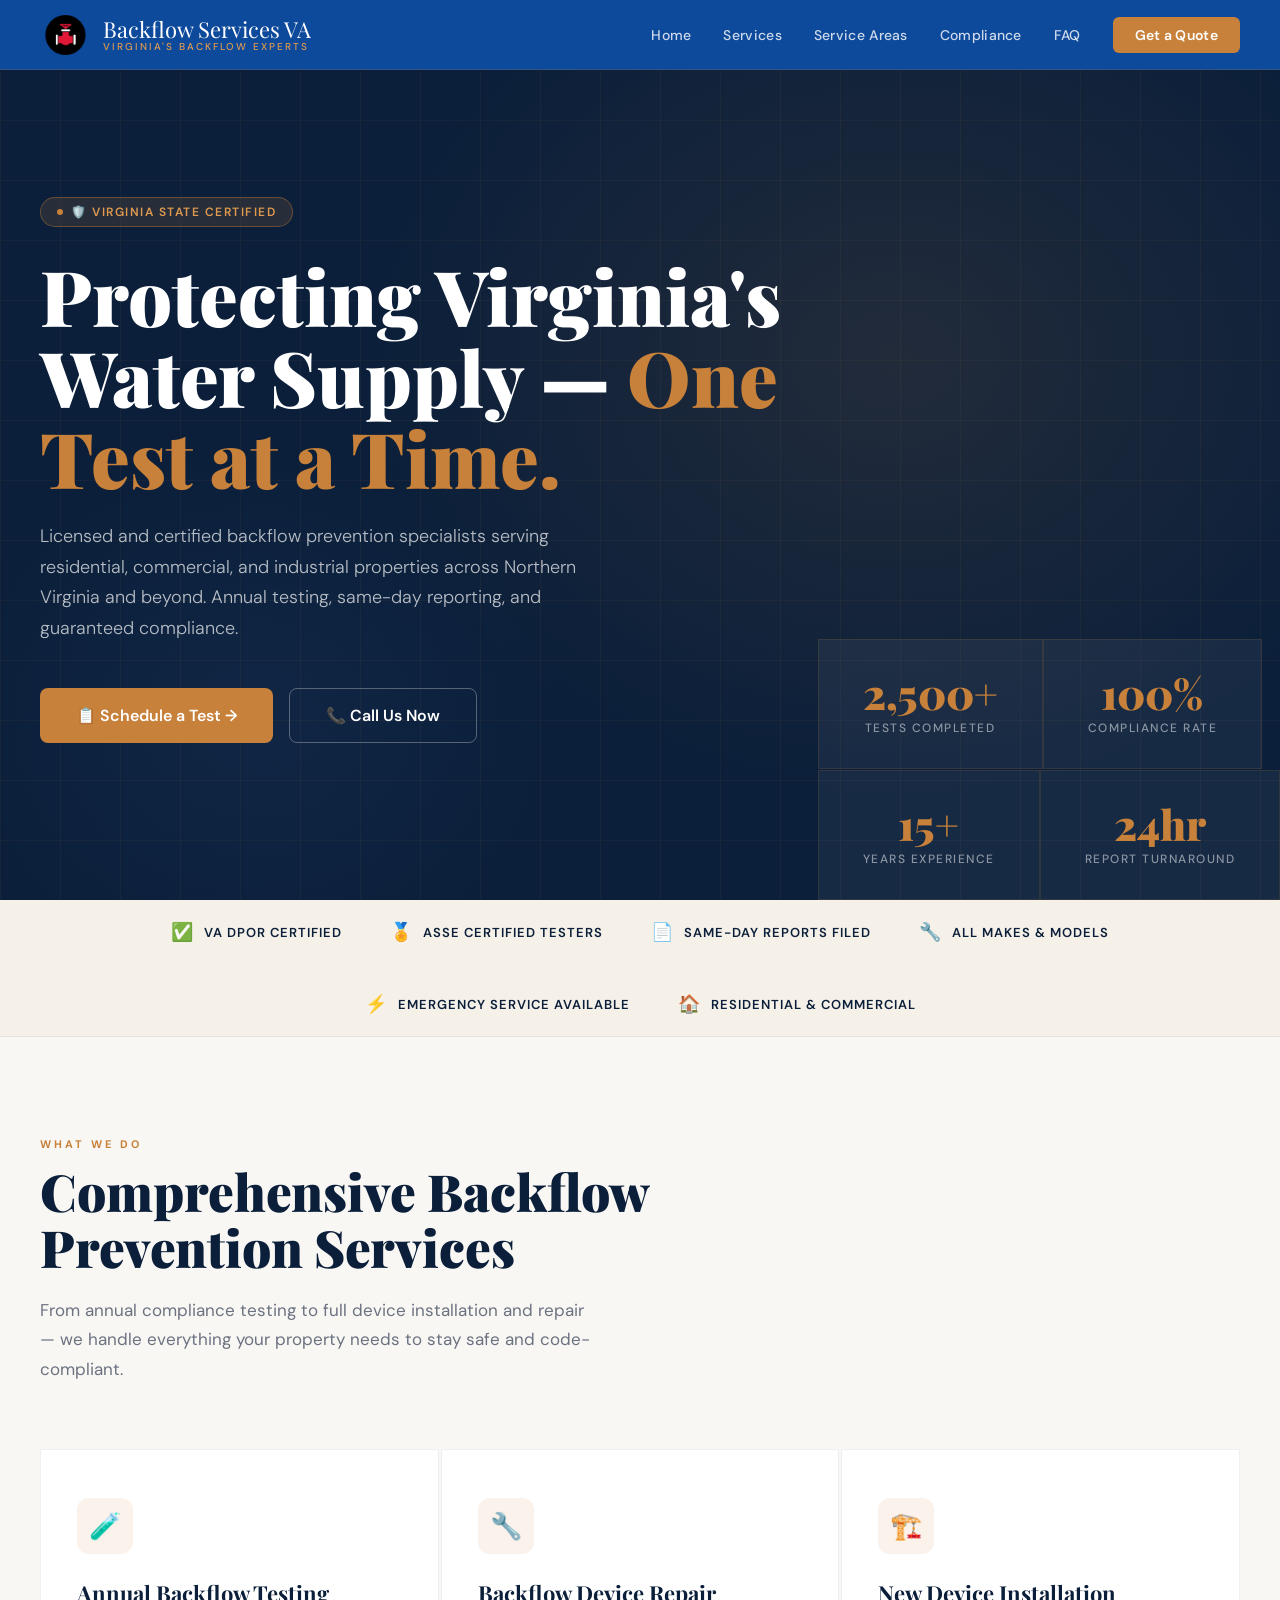
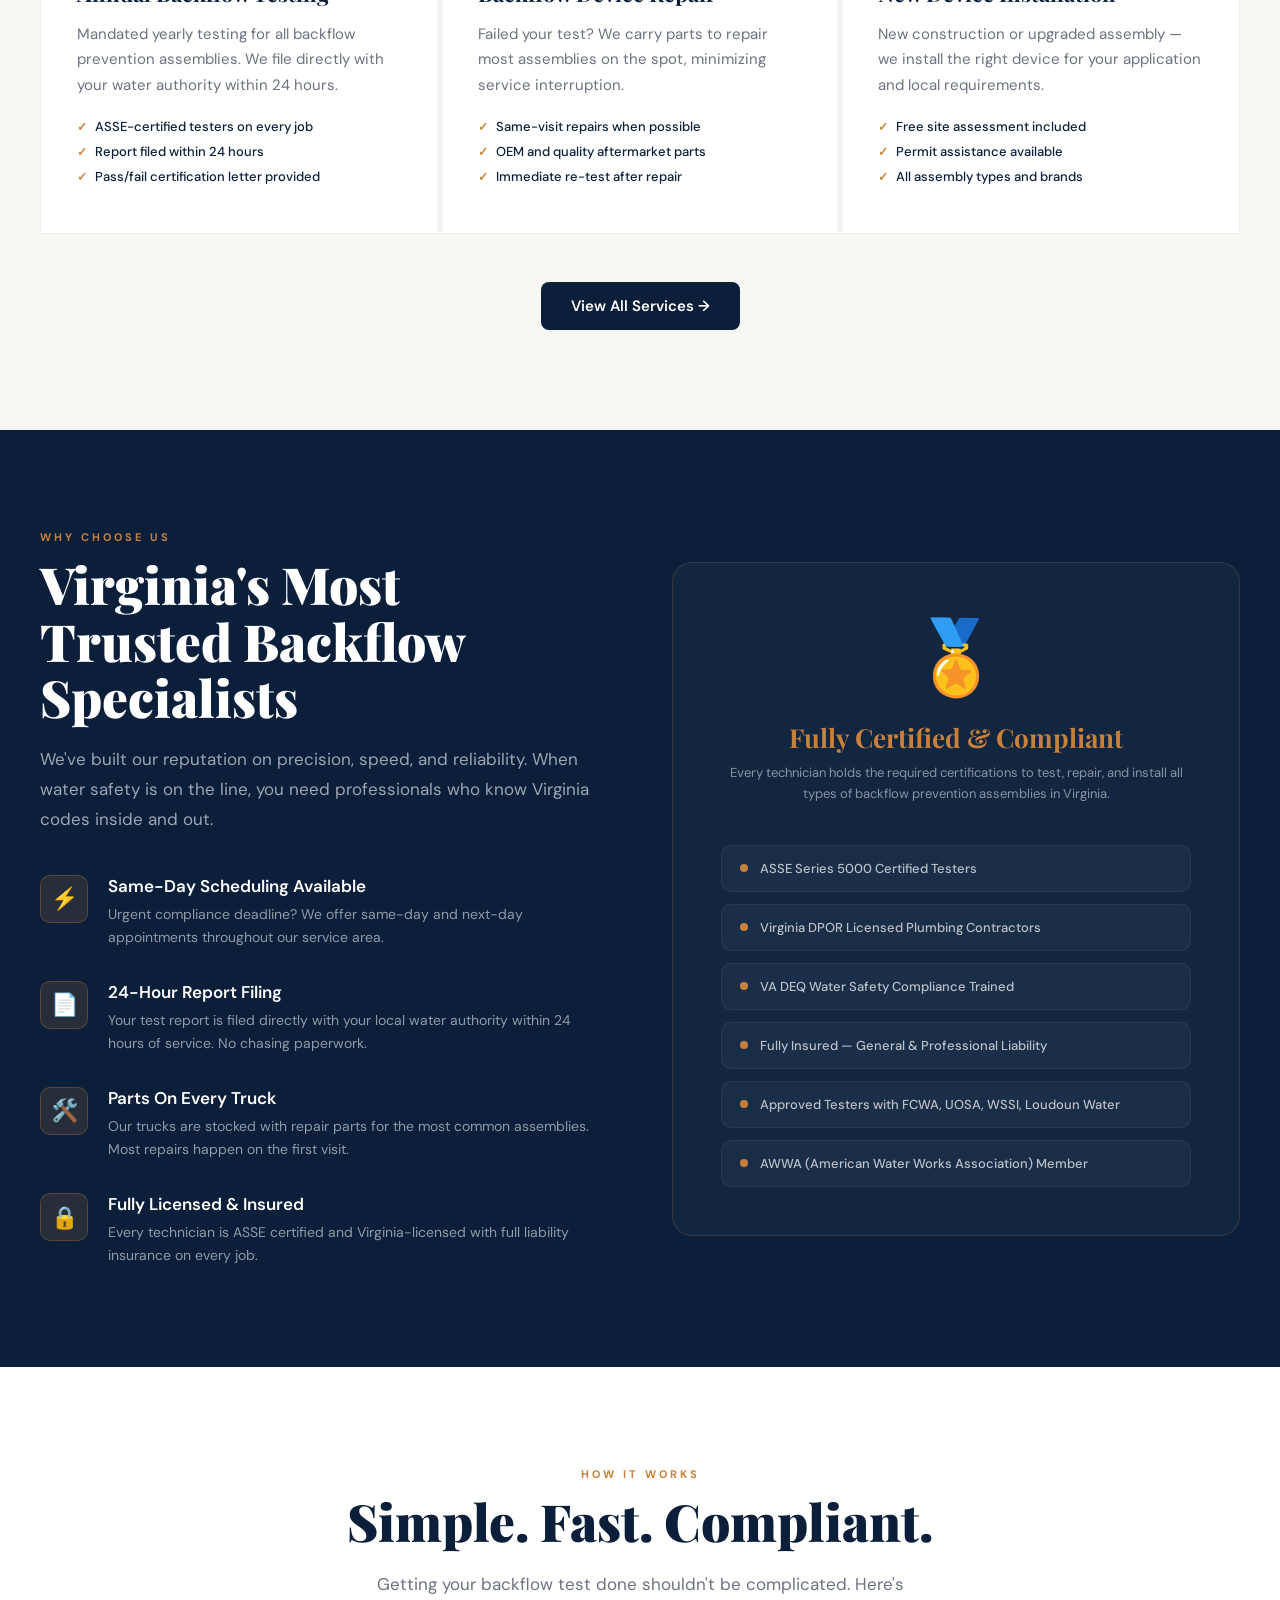
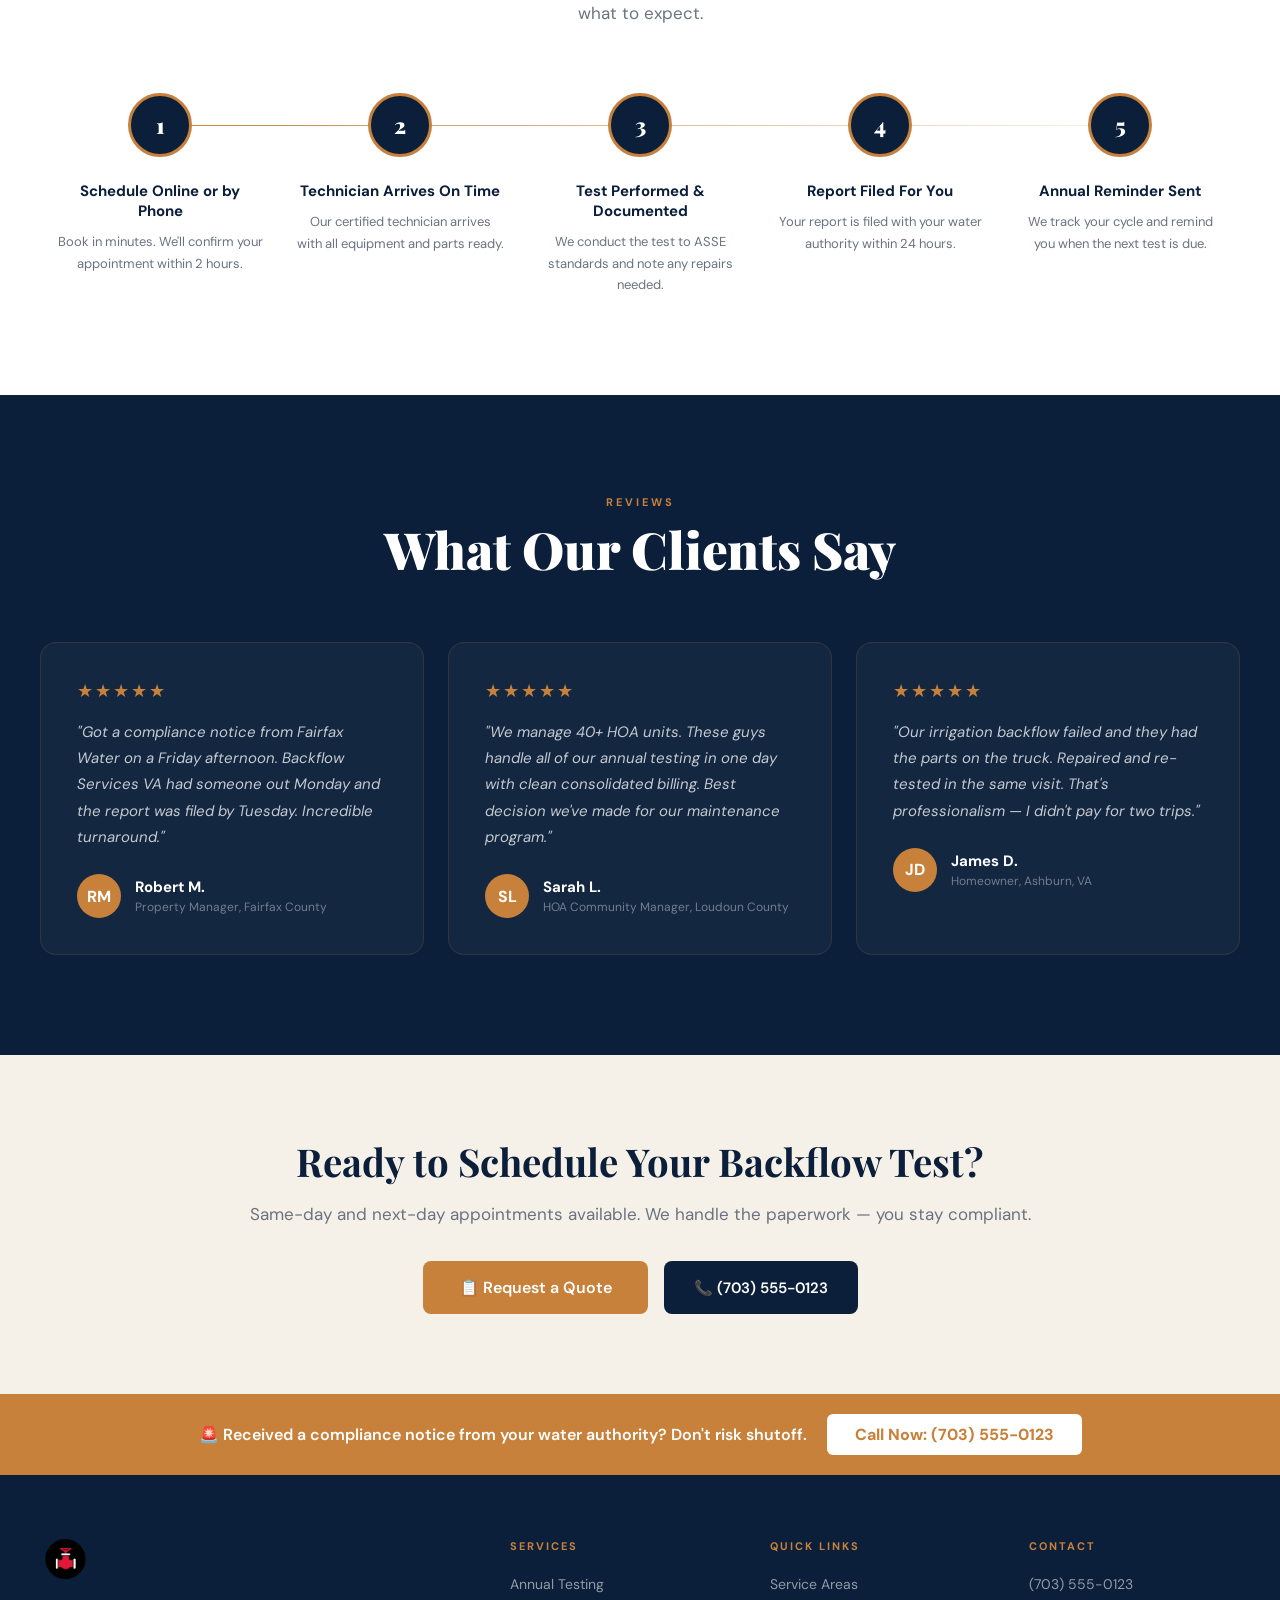
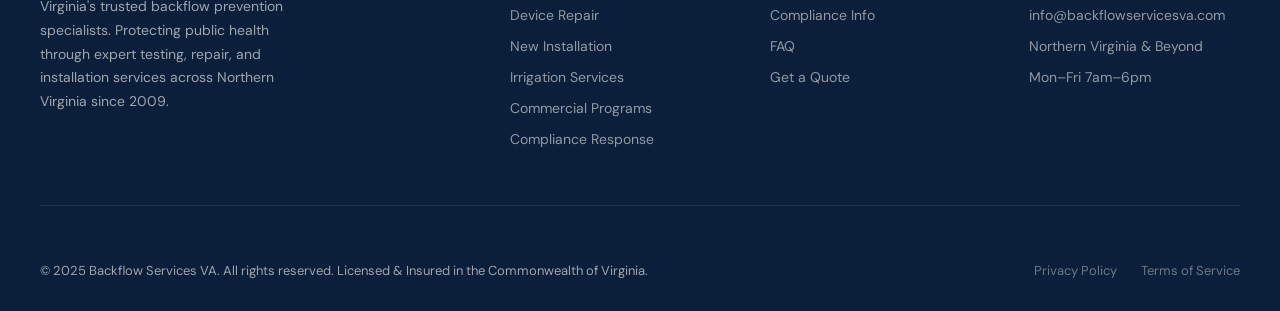
<file: index (1).html>
<!DOCTYPE html>
<html lang="en">
<head>
  <meta charset="UTF-8" />
  <meta name="viewport" content="width=device-width, initial-scale=1.0" />
  <title>Backflow Services VA — Certified Backflow Testing & Prevention in Virginia</title>
  <meta name="description" content="Virginia's trusted backflow prevention specialists. Certified testing, installation, repair & annual compliance reports for residential and commercial properties." />
  <link rel="preconnect" href="https://fonts.googleapis.com" />
  <link rel="preconnect" href="https://fonts.gstatic.com" crossorigin />
  <link href="https://fonts.googleapis.com/css2?family=Playfair+Display:wght@700;900&family=DM+Sans:wght@300;400;500;600&display=swap" rel="stylesheet" />
  <link rel="stylesheet" href="css/styles.css" />
  <style>
    /* ── HOME-SPECIFIC STYLES ── */

    /* Hero */
    #hero {
      min-height: 100vh;
      background: var(--navy);
      display: flex;
      align-items: center;
      position: relative;
      overflow: hidden;
      padding: 100px 40px 60px;
    }
    .hero-bg {
      position: absolute; inset: 0;
      background:
        radial-gradient(ellipse 60% 70% at 70% 40%, rgba(200,129,58,0.12) 0%, transparent 70%),
        radial-gradient(ellipse 40% 50% at 20% 80%, rgba(17,40,71,0.8) 0%, transparent 60%);
    }
    .hero-grid-lines {
      position: absolute; inset: 0;
      background-image:
        linear-gradient(rgba(200,129,58,0.06) 1px, transparent 1px),
        linear-gradient(90deg, rgba(200,129,58,0.06) 1px, transparent 1px);
      background-size: 60px 60px;
    }
    .hero-content {
      position: relative;
      z-index: 1;
      max-width: 760px;
    }
    .hero-badge {
      display: inline-flex;
      align-items: center;
      gap: 8px;
      background: rgba(200,129,58,0.15);
      border: 1px solid rgba(200,129,58,0.4);
      border-radius: 100px;
      padding: 6px 16px;
      font-size: 12px;
      color: var(--copper2);
      font-weight: 600;
      letter-spacing: 1.5px;
      text-transform: uppercase;
      margin-bottom: 28px;
      animation: fadeUp 0.7s ease both;
    }
    .hero-badge::before {
      content: '';
      width: 6px; height: 6px;
      border-radius: 50%;
      background: var(--copper);
      animation: pulse 2s infinite;
    }
    @keyframes pulse {
      0%,100% { opacity: 1; transform: scale(1); }
      50% { opacity: 0.5; transform: scale(1.4); }
    }
    .hero-h1 {
      font-size: clamp(44px, 6vw, 80px);
      font-weight: 900;
      color: var(--white);
      line-height: 1.05;
      margin-bottom: 24px;
      animation: fadeUp 0.7s 0.1s ease both;
    }
    .hero-h1 em { font-style: normal; color: var(--copper); }
    .hero-sub {
      font-size: 18px;
      color: rgba(255,255,255,0.7);
      line-height: 1.7;
      max-width: 560px;
      margin-bottom: 44px;
      font-weight: 300;
      animation: fadeUp 0.7s 0.2s ease both;
    }
    .hero-actions {
      display: flex;
      gap: 16px;
      flex-wrap: wrap;
      animation: fadeUp 0.7s 0.3s ease both;
    }
    .hero-stats {
      position: absolute;
      bottom: 0; right: 0;
      display: flex;
      flex-direction: column;
      gap: 1px;
      animation: fadeUp 0.7s 0.4s ease both;
    }
    .hero-stat-row { display: flex; }
    .hero-stat {
      background: rgba(255,255,255,0.05);
      border: 1px solid rgba(200,129,58,0.15);
      padding: 32px 44px;
      text-align: center;
    }
    .hero-stat-num {
      font-family: 'Playfair Display', serif;
      font-size: 42px;
      font-weight: 900;
      color: var(--copper);
      line-height: 1;
    }
    .hero-stat-label {
      font-size: 12px;
      color: rgba(255,255,255,0.5);
      text-transform: uppercase;
      letter-spacing: 1.5px;
      margin-top: 6px;
      font-weight: 500;
    }
    @keyframes fadeUp {
      from { opacity: 0; transform: translateY(24px); }
      to   { opacity: 1; transform: translateY(0); }
    }

    /* Why Us */
    #why { background: var(--navy); color: var(--white); }
    #why .section-title { color: var(--white); }
    #why .section-desc  { color: rgba(255,255,255,0.6); }
    .why-grid {
      display: grid;
      grid-template-columns: 1fr 1fr;
      gap: 64px;
      align-items: center;
    }
    .why-features { display: flex; flex-direction: column; gap: 32px; }
    .why-feature  { display: flex; gap: 20px; align-items: flex-start; }
    .why-feature-icon {
      width: 48px; height: 48px; min-width: 48px;
      background: rgba(200,129,58,0.15);
      border: 1px solid rgba(200,129,58,0.3);
      border-radius: 10px;
      display: flex; align-items: center; justify-content: center;
      font-size: 22px;
    }
    .why-feature h4 { font-size: 17px; font-weight: 600; color: var(--white); margin-bottom: 6px; }
    .why-feature p  { font-size: 14px; color: rgba(255,255,255,0.55); line-height: 1.65; }
    .why-visual {
      background: rgba(255,255,255,0.03);
      border: 1px solid rgba(200,129,58,0.2);
      border-radius: 20px;
      padding: 48px;
    }
    .cert-badge { text-align: center; margin-bottom: 40px; }
    .cert-badge-icon { font-size: 72px; display: block; margin-bottom: 16px; }
    .cert-badge h3 { font-size: 26px; color: var(--copper); margin-bottom: 8px; }
    .cert-badge p  { font-size: 13px; color: rgba(255,255,255,0.5); line-height: 1.6; }
    .cert-items { display: flex; flex-direction: column; gap: 12px; }
    .cert-item {
      display: flex; align-items: center; gap: 12px;
      padding: 14px 18px;
      background: rgba(255,255,255,0.04);
      border-radius: 10px;
      border: 1px solid rgba(255,255,255,0.06);
      font-size: 13px; color: rgba(255,255,255,0.7); font-weight: 500;
    }
    .cert-item-dot { width: 8px; height: 8px; border-radius: 50%; background: var(--copper); flex-shrink: 0; }

    /* Process */
    #process { background: var(--white); }
    .process-steps {
      display: grid;
      grid-template-columns: repeat(5, 1fr);
      gap: 0;
      position: relative;
    }
    .process-steps::after {
      content: '';
      position: absolute;
      top: 32px; left: 10%; right: 10%;
      height: 1px;
      background: linear-gradient(90deg, var(--copper), rgba(200,129,58,0.1));
      z-index: 0;
    }
    .process-step { position: relative; z-index: 1; padding: 0 16px; text-align: center; }
    .step-num {
      width: 64px; height: 64px; border-radius: 50%;
      background: var(--navy); color: var(--white);
      font-family: 'Playfair Display', serif;
      font-size: 22px; font-weight: 900;
      display: flex; align-items: center; justify-content: center;
      margin: 0 auto 24px;
      border: 3px solid var(--copper);
    }
    .process-step h4 { font-size: 15px; font-weight: 700; color: var(--navy); margin-bottom: 10px; }
    .process-step p  { font-size: 13px; color: var(--gray); line-height: 1.65; }

    /* Testimonials */
    #testimonials { background: var(--navy); }
    #testimonials .section-title { color: var(--white); }
    .reviews-grid { display: grid; grid-template-columns: repeat(3, 1fr); gap: 24px; }
    .review-card {
      background: rgba(255,255,255,0.04);
      border: 1px solid rgba(200,129,58,0.15);
      border-radius: 16px;
      padding: 36px;
    }
    .review-stars { color: var(--copper); font-size: 18px; margin-bottom: 16px; letter-spacing: 2px; }
    .review-text  { font-size: 15px; color: rgba(255,255,255,0.75); line-height: 1.75; margin-bottom: 24px; font-style: italic; }
    .review-author { display: flex; align-items: center; gap: 14px; }
    .review-avatar {
      width: 44px; height: 44px; border-radius: 50%;
      background: var(--copper);
      display: flex; align-items: center; justify-content: center;
      font-weight: 700; color: var(--white); font-size: 16px; flex-shrink: 0;
    }
    .review-name { font-size: 15px; font-weight: 700; color: var(--white); }
    .review-role { font-size: 12px; color: rgba(255,255,255,0.4); margin-top: 2px; }

    /* CTA band */
    #cta-band {
      background: var(--cream);
      padding: 80px 40px;
      text-align: center;
    }
    #cta-band h2 { font-size: clamp(28px, 3vw, 44px); color: var(--navy); margin-bottom: 16px; }
    #cta-band p  { font-size: 17px; color: var(--gray); margin-bottom: 36px; }
    .cta-actions { display: flex; gap: 16px; justify-content: center; flex-wrap: wrap; }

    /* Responsive home-only */
    @media (max-width: 900px) {
      #hero { padding: 100px 24px 220px; }
      .hero-stats {
        position: absolute;
        bottom: 0; left: 0; right: 0;
        flex-direction: row;
      }
      .hero-stat-row { flex: 1; }
      .hero-stat { flex: 1; padding: 20px 12px; }
      .hero-stat-num { font-size: 28px; }
      .why-grid { grid-template-columns: 1fr; gap: 40px; }
      .process-steps { grid-template-columns: 1fr 1fr; }
      .process-steps::after { display: none; }
      .reviews-grid { grid-template-columns: 1fr; }
    }
    @media (max-width: 600px) {
      #hero { padding: 100px 20px 260px; }
      .hero-stat-row { flex-direction: column; }
    }
  </style>
</head>
<body>

<!-- ── NAV ── -->
<nav>
  <a class="nav-logo" href="index.html">
    <img src="logo.png" alt="Backflow Services VA Logo" />
    <div class="nav-logo-text">
      Backflow Services VA
      <span>Virginia's Backflow Experts</span>
    </div>
  </a>
  <ul class="nav-links">
    <li><a href="index.html">Home</a></li>
    <li><a href="services.html">Services</a></li>
    <li><a href="areas.html">Service Areas</a></li>
    <li><a href="compliance.html">Compliance</a></li>
    <li><a href="faq.html">FAQ</a></li>
    <li><a href="contact.html" class="nav-cta">Get a Quote</a></li>
  </ul>
  <button class="nav-hamburger" id="hamburger" aria-label="Open menu" aria-expanded="false">
    <span></span><span></span><span></span>
  </button>
</nav>

<!-- Mobile Nav -->
<div class="nav-mobile" id="mobileNav">
  <a href="index.html">Home</a>
  <a href="services.html">Services</a>
  <a href="areas.html">Service Areas</a>
  <a href="compliance.html">Compliance</a>
  <a href="faq.html">FAQ</a>
  <a href="contact.html" class="nav-cta">Get a Quote</a>
</div>

<!-- ── HERO ── -->
<section id="hero">
  <div class="hero-bg"></div>
  <div class="hero-grid-lines"></div>
  <div class="hero-content">
    <div class="hero-badge">🛡️ Virginia State Certified</div>
    <h1 class="hero-h1">
      Protecting Virginia's<br/>
      Water Supply — <em>One<br/>Test at a Time.</em>
    </h1>
    <p class="hero-sub">
      Licensed and certified backflow prevention specialists serving residential, commercial, and industrial properties across Northern Virginia and beyond. Annual testing, same-day reporting, and guaranteed compliance.
    </p>
    <div class="hero-actions">
      <a href="contact.html" class="btn-primary">📋 Schedule a Test →</a>
      <a href="tel:+17035550123" class="btn-outline">📞 Call Us Now</a>
    </div>
  </div>
  <div class="hero-stats">
    <div class="hero-stat-row">
      <div class="hero-stat">
        <div class="hero-stat-num">2,500+</div>
        <div class="hero-stat-label">Tests Completed</div>
      </div>
      <div class="hero-stat">
        <div class="hero-stat-num">100%</div>
        <div class="hero-stat-label">Compliance Rate</div>
      </div>
    </div>
    <div class="hero-stat-row">
      <div class="hero-stat">
        <div class="hero-stat-num">15+</div>
        <div class="hero-stat-label">Years Experience</div>
      </div>
      <div class="hero-stat">
        <div class="hero-stat-num">24hr</div>
        <div class="hero-stat-label">Report Turnaround</div>
      </div>
    </div>
  </div>
</section>

<!-- ── TRUST BAR ── -->
<div class="trust-bar">
  <div class="trust-item"><span class="trust-icon">✅</span> VA DPOR Certified</div>
  <div class="trust-item"><span class="trust-icon">🏅</span> ASSE Certified Testers</div>
  <div class="trust-item"><span class="trust-icon">📄</span> Same-Day Reports Filed</div>
  <div class="trust-item"><span class="trust-icon">🔧</span> All Makes & Models</div>
  <div class="trust-item"><span class="trust-icon">⚡</span> Emergency Service Available</div>
  <div class="trust-item"><span class="trust-icon">🏠</span> Residential & Commercial</div>
</div>

<!-- ── SERVICES PREVIEW ── -->
<section style="background:var(--light)">
  <div class="max-w">
    <div class="section-header reveal">
      <div class="section-label">What We Do</div>
      <h2 class="section-title">Comprehensive Backflow<br/>Prevention Services</h2>
      <p class="section-desc">From annual compliance testing to full device installation and repair — we handle everything your property needs to stay safe and code-compliant.</p>
    </div>
    <div class="services-grid reveal">
      <div class="service-card">
        <div class="service-icon">🧪</div>
        <h3>Annual Backflow Testing</h3>
        <p>Mandated yearly testing for all backflow prevention assemblies. We file directly with your water authority within 24 hours.</p>
        <ul class="service-list">
          <li>ASSE-certified testers on every job</li>
          <li>Report filed within 24 hours</li>
          <li>Pass/fail certification letter provided</li>
        </ul>
      </div>
      <div class="service-card">
        <div class="service-icon">🔧</div>
        <h3>Backflow Device Repair</h3>
        <p>Failed your test? We carry parts to repair most assemblies on the spot, minimizing service interruption.</p>
        <ul class="service-list">
          <li>Same-visit repairs when possible</li>
          <li>OEM and quality aftermarket parts</li>
          <li>Immediate re-test after repair</li>
        </ul>
      </div>
      <div class="service-card">
        <div class="service-icon">🏗️</div>
        <h3>New Device Installation</h3>
        <p>New construction or upgraded assembly — we install the right device for your application and local requirements.</p>
        <ul class="service-list">
          <li>Free site assessment included</li>
          <li>Permit assistance available</li>
          <li>All assembly types and brands</li>
        </ul>
      </div>
    </div>
    <div style="text-align:center;margin-top:48px" class="reveal">
      <a href="services.html" class="btn-dark">View All Services →</a>
    </div>
  </div>
</section>

<!-- ── WHY US ── -->
<section id="why">
  <div class="max-w">
    <div class="why-grid">
      <div>
        <div class="section-label reveal">Why Choose Us</div>
        <h2 class="section-title reveal">Virginia's Most<br/>Trusted Backflow<br/>Specialists</h2>
        <p class="section-desc reveal">We've built our reputation on precision, speed, and reliability. When water safety is on the line, you need professionals who know Virginia codes inside and out.</p>
        <div class="why-features" style="margin-top:40px">
          <div class="why-feature reveal">
            <div class="why-feature-icon">⚡</div>
            <div>
              <h4>Same-Day Scheduling Available</h4>
              <p>Urgent compliance deadline? We offer same-day and next-day appointments throughout our service area.</p>
            </div>
          </div>
          <div class="why-feature reveal">
            <div class="why-feature-icon">📄</div>
            <div>
              <h4>24-Hour Report Filing</h4>
              <p>Your test report is filed directly with your local water authority within 24 hours of service. No chasing paperwork.</p>
            </div>
          </div>
          <div class="why-feature reveal">
            <div class="why-feature-icon">🛠️</div>
            <div>
              <h4>Parts On Every Truck</h4>
              <p>Our trucks are stocked with repair parts for the most common assemblies. Most repairs happen on the first visit.</p>
            </div>
          </div>
          <div class="why-feature reveal">
            <div class="why-feature-icon">🔒</div>
            <div>
              <h4>Fully Licensed & Insured</h4>
              <p>Every technician is ASSE certified and Virginia-licensed with full liability insurance on every job.</p>
            </div>
          </div>
        </div>
      </div>
      <div class="why-visual reveal">
        <div class="cert-badge">
          <span class="cert-badge-icon">🏅</span>
          <h3>Fully Certified & Compliant</h3>
          <p>Every technician holds the required certifications to test, repair, and install all types of backflow prevention assemblies in Virginia.</p>
        </div>
        <div class="cert-items">
          <div class="cert-item"><div class="cert-item-dot"></div>ASSE Series 5000 Certified Testers</div>
          <div class="cert-item"><div class="cert-item-dot"></div>Virginia DPOR Licensed Plumbing Contractors</div>
          <div class="cert-item"><div class="cert-item-dot"></div>VA DEQ Water Safety Compliance Trained</div>
          <div class="cert-item"><div class="cert-item-dot"></div>Fully Insured — General & Professional Liability</div>
          <div class="cert-item"><div class="cert-item-dot"></div>Approved Testers with FCWA, UOSA, WSSI, Loudoun Water</div>
          <div class="cert-item"><div class="cert-item-dot"></div>AWWA (American Water Works Association) Member</div>
        </div>
      </div>
    </div>
  </div>
</section>

<!-- ── PROCESS ── -->
<section>
  <div class="max-w">
    <div class="section-header centered reveal">
      <div class="section-label">How It Works</div>
      <h2 class="section-title">Simple. Fast. Compliant.</h2>
      <p class="section-desc">Getting your backflow test done shouldn't be complicated. Here's what to expect.</p>
    </div>
    <div class="process-steps">
      <div class="process-step reveal">
        <div class="step-num">1</div>
        <h4>Schedule Online or by Phone</h4>
        <p>Book in minutes. We'll confirm your appointment within 2 hours.</p>
      </div>
      <div class="process-step reveal">
        <div class="step-num">2</div>
        <h4>Technician Arrives On Time</h4>
        <p>Our certified technician arrives with all equipment and parts ready.</p>
      </div>
      <div class="process-step reveal">
        <div class="step-num">3</div>
        <h4>Test Performed & Documented</h4>
        <p>We conduct the test to ASSE standards and note any repairs needed.</p>
      </div>
      <div class="process-step reveal">
        <div class="step-num">4</div>
        <h4>Report Filed For You</h4>
        <p>Your report is filed with your water authority within 24 hours.</p>
      </div>
      <div class="process-step reveal">
        <div class="step-num">5</div>
        <h4>Annual Reminder Sent</h4>
        <p>We track your cycle and remind you when the next test is due.</p>
      </div>
    </div>
  </div>
</section>

<!-- ── TESTIMONIALS ── -->
<section id="testimonials">
  <div class="max-w">
    <div class="section-header centered reveal">
      <div class="section-label">Reviews</div>
      <h2 class="section-title">What Our Clients Say</h2>
    </div>
    <div class="reviews-grid">
      <div class="review-card reveal">
        <div class="review-stars">★★★★★</div>
        <p class="review-text">"Got a compliance notice from Fairfax Water on a Friday afternoon. Backflow Services VA had someone out Monday and the report was filed by Tuesday. Incredible turnaround."</p>
        <div class="review-author">
          <div class="review-avatar">RM</div>
          <div>
            <div class="review-name">Robert M.</div>
            <div class="review-role">Property Manager, Fairfax County</div>
          </div>
        </div>
      </div>
      <div class="review-card reveal">
        <div class="review-stars">★★★★★</div>
        <p class="review-text">"We manage 40+ HOA units. These guys handle all of our annual testing in one day with clean consolidated billing. Best decision we've made for our maintenance program."</p>
        <div class="review-author">
          <div class="review-avatar">SL</div>
          <div>
            <div class="review-name">Sarah L.</div>
            <div class="review-role">HOA Community Manager, Loudoun County</div>
          </div>
        </div>
      </div>
      <div class="review-card reveal">
        <div class="review-stars">★★★★★</div>
        <p class="review-text">"Our irrigation backflow failed and they had the parts on the truck. Repaired and re-tested in the same visit. That's professionalism — I didn't pay for two trips."</p>
        <div class="review-author">
          <div class="review-avatar">JD</div>
          <div>
            <div class="review-name">James D.</div>
            <div class="review-role">Homeowner, Ashburn, VA</div>
          </div>
        </div>
      </div>
    </div>
  </div>
</section>

<!-- ── CTA BAND ── -->
<section id="cta-band">
  <div class="max-w reveal">
    <h2>Ready to Schedule Your Backflow Test?</h2>
    <p>Same-day and next-day appointments available. We handle the paperwork — you stay compliant.</p>
    <div class="cta-actions">
      <a href="contact.html" class="btn-primary">📋 Request a Quote</a>
      <a href="tel:+17035550123" class="btn-dark">📞 (703) 555-0123</a>
    </div>
  </div>
</section>

<!-- ── EMERGENCY BANNER ── -->
<div class="emergency-banner">
  <p>🚨 Received a compliance notice from your water authority? Don't risk shutoff.</p>
  <a href="tel:+17035550123">Call Now: (703) 555-0123</a>
</div>

<!-- ── FOOTER ── -->
<footer>
  <div class="footer-inner">
    <div class="footer-top">
      <div class="footer-brand">
        <img src="logo.png" alt="Backflow Services VA" />
        <p>Virginia's trusted backflow prevention specialists. Protecting public health through expert testing, repair, and installation services across Northern Virginia since 2009.</p>
      </div>
      <div class="footer-col">
        <h5>Services</h5>
        <ul>
          <li><a href="services.html">Annual Testing</a></li>
          <li><a href="services.html">Device Repair</a></li>
          <li><a href="services.html">New Installation</a></li>
          <li><a href="services.html">Irrigation Services</a></li>
          <li><a href="services.html">Commercial Programs</a></li>
          <li><a href="services.html">Compliance Response</a></li>
        </ul>
      </div>
      <div class="footer-col">
        <h5>Quick Links</h5>
        <ul>
          <li><a href="areas.html">Service Areas</a></li>
          <li><a href="compliance.html">Compliance Info</a></li>
          <li><a href="faq.html">FAQ</a></li>
          <li><a href="contact.html">Get a Quote</a></li>
        </ul>
      </div>
      <div class="footer-col">
        <h5>Contact</h5>
        <ul>
          <li><a href="tel:+17035550123">(703) 555-0123</a></li>
          <li><a href="mailto:info@backflowservicesva.com">info@backflowservicesva.com</a></li>
          <li><a href="areas.html">Northern Virginia & Beyond</a></li>
          <li><a href="contact.html">Mon–Fri 7am–6pm</a></li>
        </ul>
      </div>
    </div>
    <div class="footer-bottom">
      <p>© 2025 Backflow Services VA. All rights reserved. Licensed & Insured in the Commonwealth of Virginia.</p>
      <div class="footer-bottom-links">
        <a href="#">Privacy Policy</a>
        <a href="#">Terms of Service</a>
      </div>
    </div>
  </div>
</footer>

<script src="js/main.js"></script>
</body>
</html>
</file>
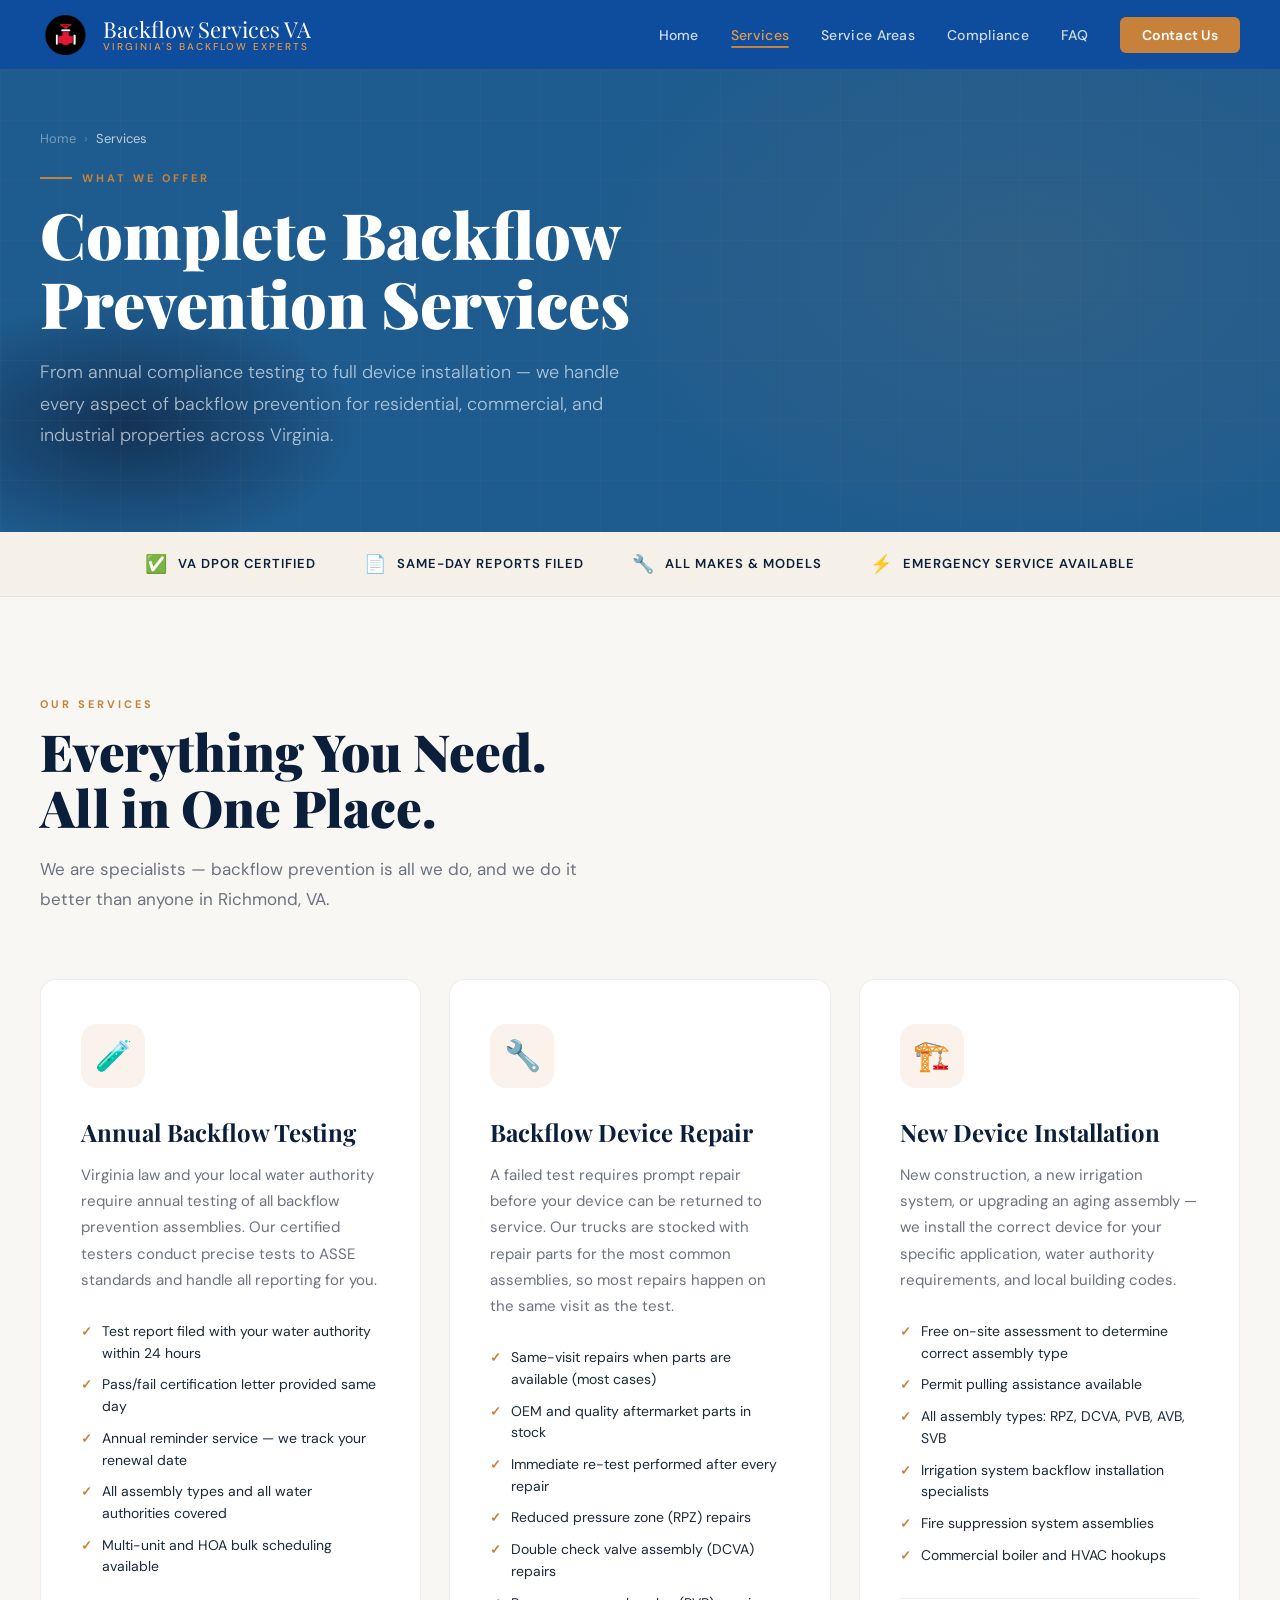
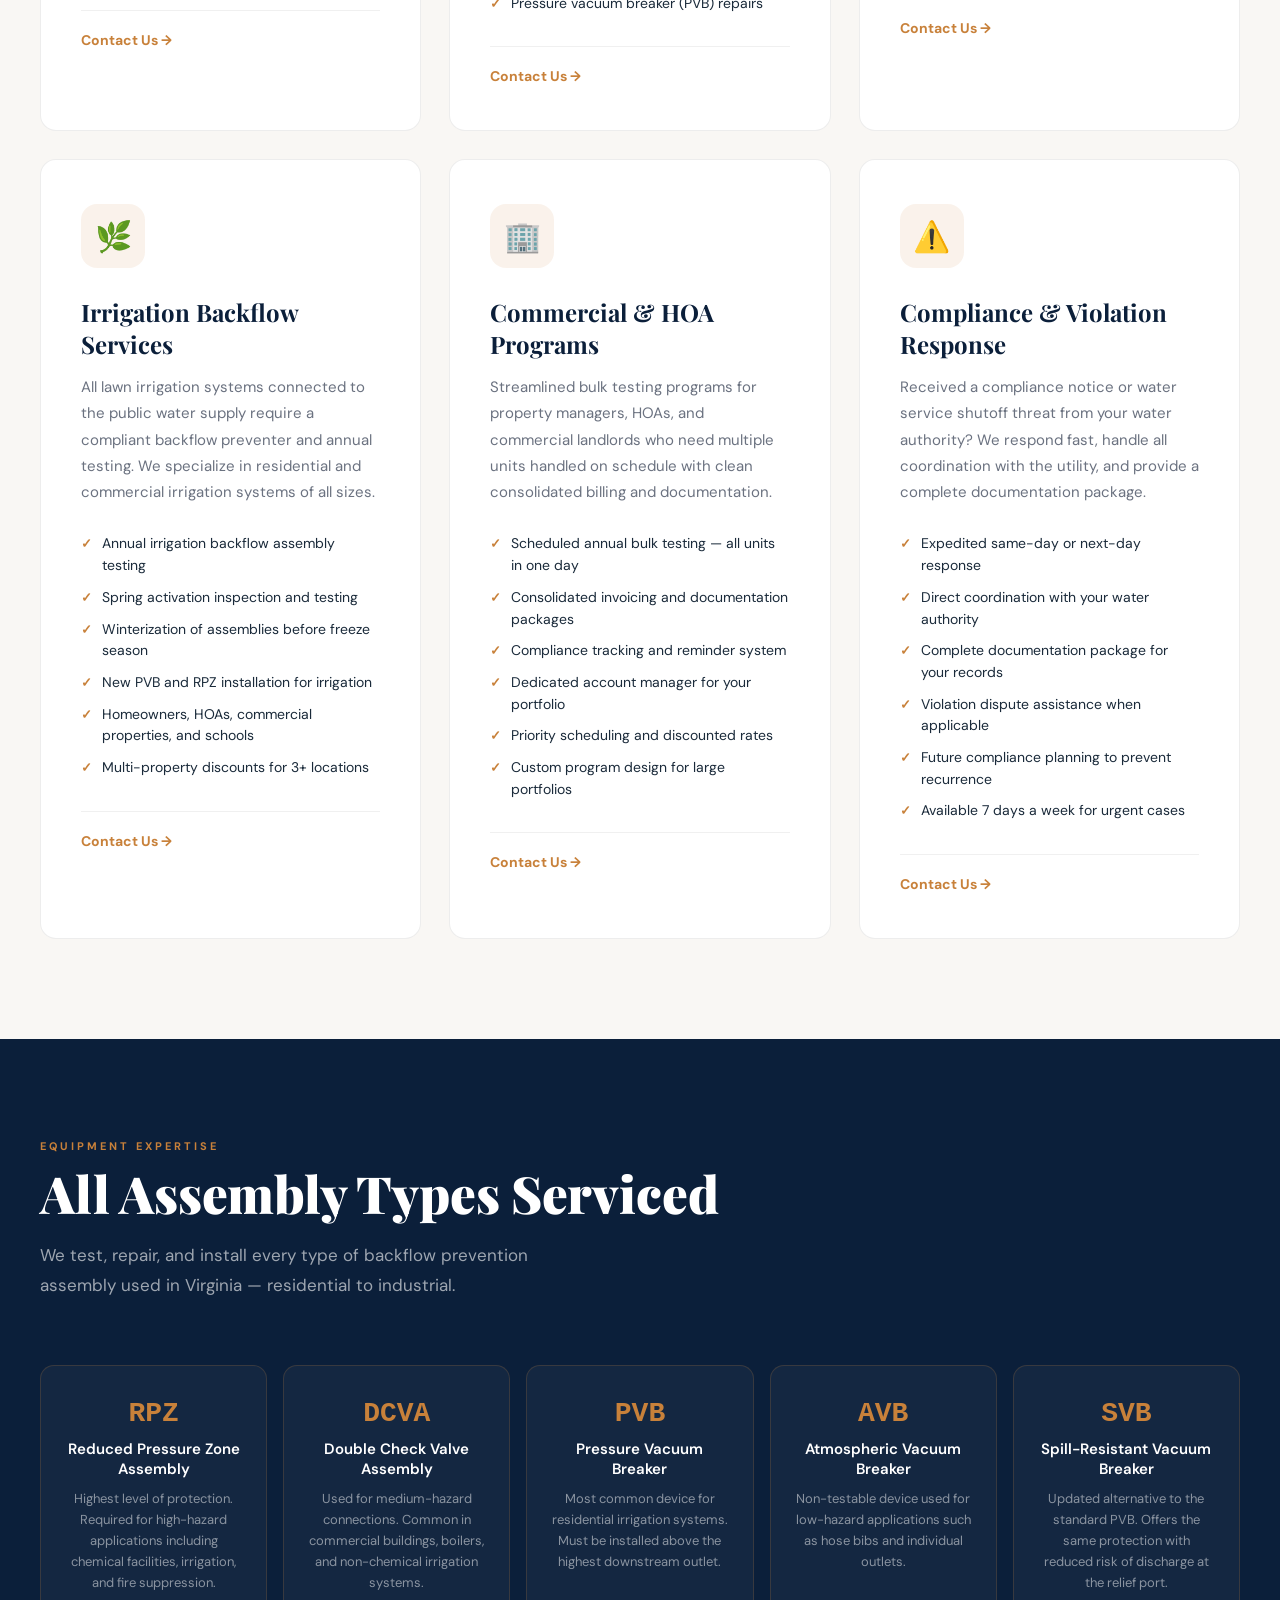
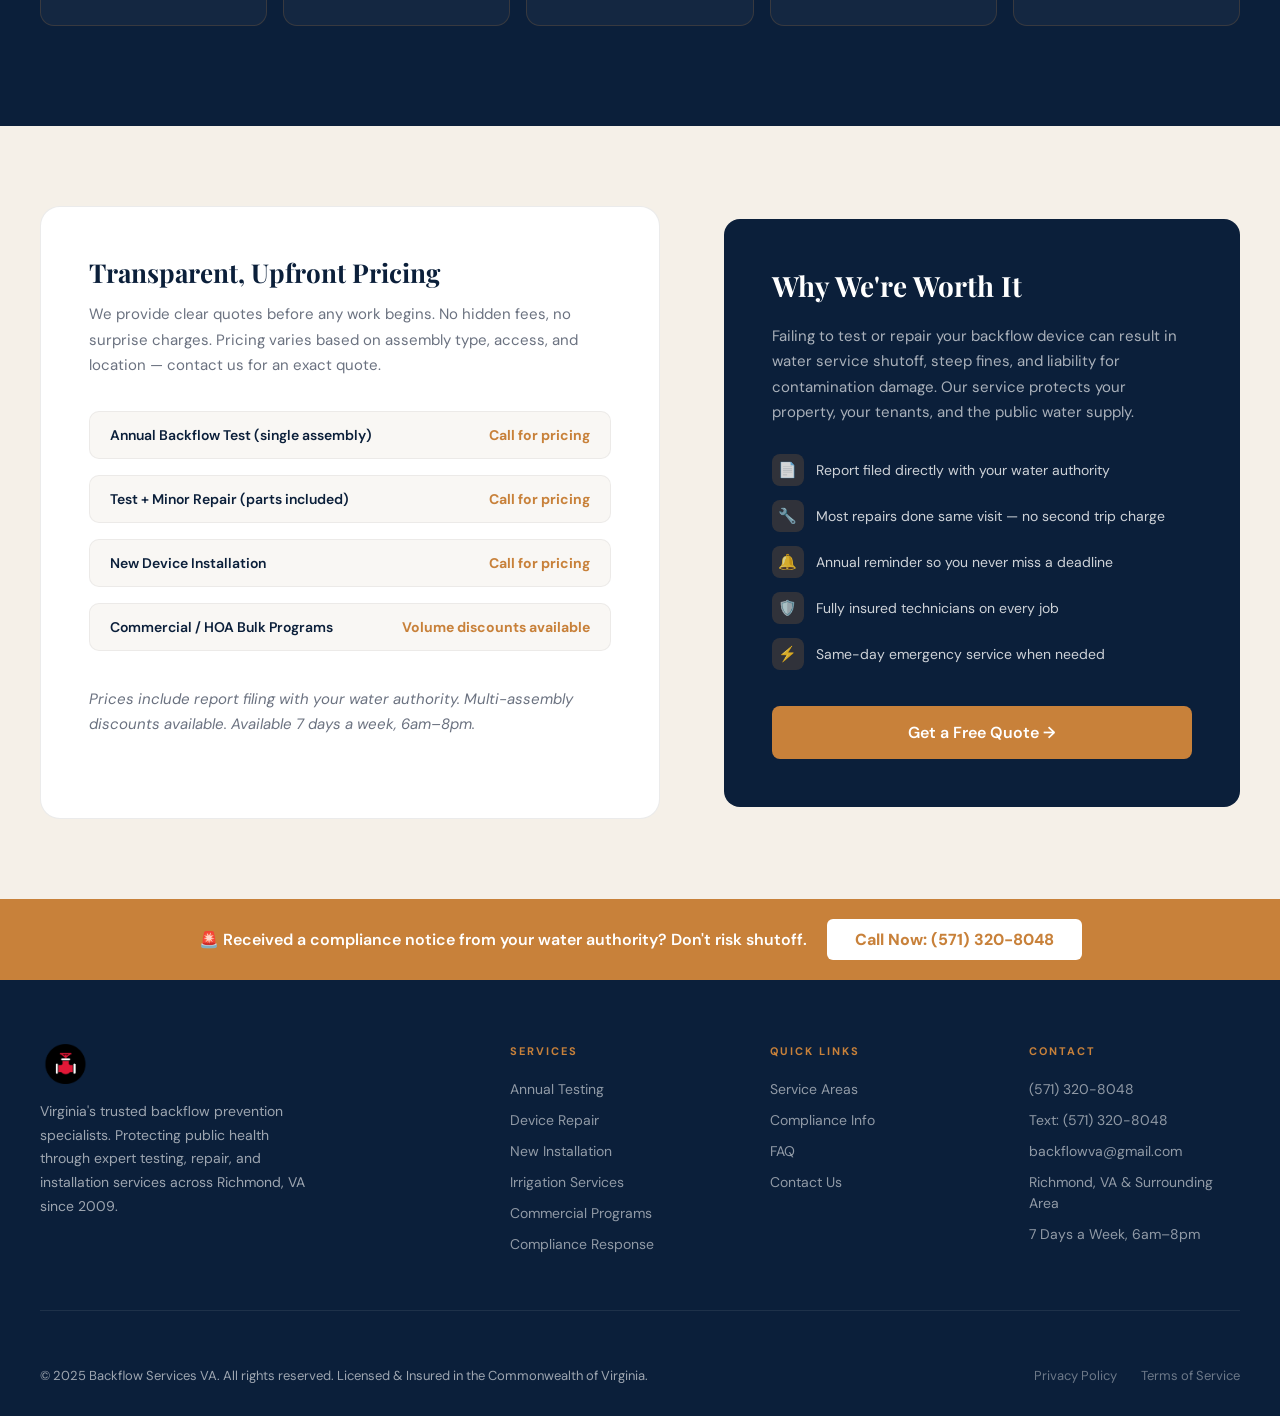
<file: services.html>
<!DOCTYPE html>
<html lang="en">
<head>
  <meta charset="UTF-8" />
  <meta name="viewport" content="width=device-width, initial-scale=1.0" />
  <title>Services — Backflow Services VA</title>
  <meta name="description" content="Full backflow prevention services: annual testing, device repair, new installation, irrigation, commercial programs, and compliance response across Richmond, VA." />
  <link rel="preconnect" href="https://fonts.googleapis.com" />
  <link rel="preconnect" href="https://fonts.gstatic.com" crossorigin />
  <link href="https://fonts.googleapis.com/css2?family=Playfair+Display:wght@700;900&family=DM+Sans:wght@300;400;500;600&display=swap" rel="stylesheet" />
  <link rel="stylesheet" href="css/styles.css" />
  <style>
    /* ── SERVICES PAGE SPECIFIC ── */
    #services-main { background: var(--light); }

    .services-full-grid {
      display: grid;
      grid-template-columns: repeat(auto-fit, minmax(340px, 1fr));
      gap: 28px;
    }
    .service-full-card {
      background: var(--white);
      border: 1px solid rgba(0,0,0,0.07);
      border-radius: 16px;
      padding: 44px 40px;
      position: relative;
      overflow: hidden;
      transition: transform 0.25s, box-shadow 0.25s;
    }
    .service-full-card::before {
      content: '';
      position: absolute;
      top: 0; left: 0; right: 0;
      height: 4px;
      background: var(--copper);
      transform: scaleX(0);
      transform-origin: left;
      transition: transform 0.3s;
    }
    .service-full-card:hover {
      transform: translateY(-4px);
      box-shadow: 0 20px 60px rgba(0,0,0,0.08);
    }
    .service-full-card:hover::before { transform: scaleX(1); }
    .service-full-icon {
      width: 64px; height: 64px;
      background: rgba(200,129,58,0.1);
      border-radius: 16px;
      display: flex; align-items: center; justify-content: center;
      font-size: 30px;
      margin-bottom: 28px;
    }
    .service-full-card h3 {
      font-size: 24px;
      font-weight: 700;
      color: var(--navy);
      margin-bottom: 14px;
    }
    .service-full-card > p {
      font-size: 15px;
      color: var(--gray);
      line-height: 1.75;
      margin-bottom: 28px;
    }
    .service-full-list {
      list-style: none;
      display: flex;
      flex-direction: column;
      gap: 10px;
      margin-bottom: 32px;
    }
    .service-full-list li {
      display: flex;
      align-items: flex-start;
      gap: 10px;
      font-size: 14px;
      color: var(--text);
      line-height: 1.55;
    }
    .service-full-list li::before {
      content: '✓';
      color: var(--copper);
      font-weight: 700;
      font-size: 13px;
      flex-shrink: 0;
      margin-top: 1px;
    }
    .service-full-card .card-cta {
      display: inline-flex;
      align-items: center;
      gap: 8px;
      font-size: 14px;
      font-weight: 700;
      color: var(--copper);
      text-decoration: none;
      border-top: 1px solid rgba(0,0,0,0.06);
      padding-top: 20px;
      width: 100%;
      transition: gap 0.2s;
    }
    .service-full-card .card-cta:hover { gap: 14px; }

    /* Assembly types section */
    #assembly-types { background: var(--navy); color: var(--white); }
    #assembly-types .section-title { color: var(--white); }
    #assembly-types .section-desc  { color: rgba(255,255,255,0.6); }
    .assembly-grid {
      display: grid;
      grid-template-columns: repeat(auto-fit, minmax(220px, 1fr));
      gap: 16px;
      margin-top: 48px;
    }
    .assembly-card {
      background: rgba(255,255,255,0.04);
      border: 1px solid rgba(200,129,58,0.2);
      border-radius: 14px;
      padding: 32px 24px;
      text-align: center;
      transition: background 0.2s, border-color 0.2s;
    }
    .assembly-card:hover {
      background: rgba(200,129,58,0.08);
      border-color: rgba(200,129,58,0.45);
    }
    .assembly-card-abbr {
      font-family: 'DM Mono', monospace;
      font-size: 28px;
      font-weight: 700;
      color: var(--copper);
      margin-bottom: 10px;
      display: block;
    }
    .assembly-card h4 {
      font-size: 15px;
      font-weight: 600;
      color: var(--white);
      margin-bottom: 10px;
      line-height: 1.35;
    }
    .assembly-card p {
      font-size: 13px;
      color: rgba(255,255,255,0.5);
      line-height: 1.6;
    }

    /* Pricing callout */
    #pricing-info {
      background: var(--cream);
      padding: 80px 40px;
    }
    .pricing-inner {
      max-width: 1200px;
      margin: 0 auto;
      display: grid;
      grid-template-columns: 1.2fr 1fr;
      gap: 64px;
      align-items: center;
    }
    .pricing-card {
      background: var(--white);
      border: 1px solid rgba(0,0,0,0.08);
      border-radius: 20px;
      padding: 48px;
    }
    .pricing-card h3 { font-size: 26px; color: var(--navy); margin-bottom: 12px; }
    .pricing-card > p { font-size: 15px; color: var(--gray); line-height: 1.7; margin-bottom: 32px; }
    .pricing-items {
      display: flex;
      flex-direction: column;
      gap: 16px;
      margin-bottom: 36px;
    }
    .pricing-item {
      display: flex;
      justify-content: space-between;
      align-items: center;
      padding: 14px 20px;
      background: var(--light);
      border-radius: 10px;
      border: 1px solid rgba(0,0,0,0.05);
    }
    .pricing-item-name { font-size: 14px; font-weight: 600; color: var(--navy); }
    .pricing-item-price {
      font-size: 14px;
      font-weight: 700;
      color: var(--copper);
    }
    .pricing-note {
      font-size: 13px;
      color: var(--gray);
      line-height: 1.6;
      font-style: italic;
    }
    .pricing-highlight {
      background: var(--navy);
      border-radius: 16px;
      padding: 48px;
      color: var(--white);
    }
    .pricing-highlight h3 { font-size: 28px; color: var(--white); margin-bottom: 20px; }
    .pricing-highlight p  { font-size: 15px; color: rgba(255,255,255,0.65); line-height: 1.7; margin-bottom: 28px; }
    .pricing-perks {
      display: flex;
      flex-direction: column;
      gap: 14px;
      margin-bottom: 36px;
    }
    .pricing-perk {
      display: flex;
      align-items: center;
      gap: 12px;
      font-size: 14px;
      color: rgba(255,255,255,0.8);
    }
    .pricing-perk-icon {
      width: 32px; height: 32px;
      background: rgba(200,129,58,0.2);
      border-radius: 8px;
      display: flex; align-items: center; justify-content: center;
      font-size: 15px;
      flex-shrink: 0;
    }

    @media (max-width: 900px) {
      .pricing-inner { grid-template-columns: 1fr; gap: 32px; }
    }
    @media (max-width: 600px) {
      .services-full-grid { grid-template-columns: 1fr; }
    }
  </style>
</head>
<body>

<!-- ── NAV ── -->
<nav>
  <a class="nav-logo" href="index.html">
    <img src="logo.png" alt="Backflow Services VA Logo" />
    <div class="nav-logo-text">
      Backflow Services VA
      <span>Virginia's Backflow Experts</span>
    </div>
  </a>
  <ul class="nav-links">
    <li><a href="index.html">Home</a></li>
    <li><a href="services.html">Services</a></li>
    <li><a href="areas.html">Service Areas</a></li>
    <li><a href="compliance.html">Compliance</a></li>
    <li><a href="faq.html">FAQ</a></li>
    <li><a href="contact.html" class="nav-cta">Contact Us</a></li>
  </ul>
  <button class="nav-hamburger" id="hamburger" aria-label="Open menu" aria-expanded="false">
    <span></span><span></span><span></span>
  </button>
</nav>
<div class="nav-mobile" id="mobileNav">
  <a href="index.html">Home</a>
  <a href="services.html">Services</a>
  <a href="areas.html">Service Areas</a>
  <a href="compliance.html">Compliance</a>
  <a href="faq.html">FAQ</a>
  <a href="contact.html" class="nav-cta">Contact Us</a>
</div>

<!-- ── PAGE HERO ── -->
<div class="page-hero">
  <div class="page-hero-bg"></div>
  <div class="page-hero-grid"></div>
  <div class="page-hero-content">
    <div class="breadcrumb">
      <a href="index.html">Home</a>
      <span>›</span>
      <span style="color:rgba(255,255,255,0.7)">Services</span>
    </div>
    <div class="page-hero-label">What We Offer</div>
    <h1>Complete Backflow<br/>Prevention Services</h1>
    <p>From annual compliance testing to full device installation — we handle every aspect of backflow prevention for residential, commercial, and industrial properties across Virginia.</p>
  </div>
</div>

<!-- ── TRUST BAR ── -->
<div class="trust-bar">
  <div class="trust-item"><span class="trust-icon">✅</span> VA DPOR Certified</div>
  <div class="trust-item"><span class="trust-icon">📄</span> Same-Day Reports Filed</div>
  <div class="trust-item"><span class="trust-icon">🔧</span> All Makes & Models</div>
  <div class="trust-item"><span class="trust-icon">⚡</span> Emergency Service Available</div>
</div>

<!-- ── SERVICES FULL GRID ── -->
<section id="services-main">
  <div class="max-w">
    <div class="section-header reveal">
      <div class="section-label">Our Services</div>
      <h2 class="section-title">Everything You Need.<br/>All in One Place.</h2>
      <p class="section-desc">We are specialists — backflow prevention is all we do, and we do it better than anyone in Richmond, VA.</p>
    </div>
    <div class="services-full-grid">

      <div class="service-full-card reveal">
        <div class="service-full-icon">🧪</div>
        <h3>Annual Backflow Testing</h3>
        <p>Virginia law and your local water authority require annual testing of all backflow prevention assemblies. Our certified testers conduct precise tests to ASSE standards and handle all reporting for you.</p>
        <ul class="service-full-list">
          <li>Test report filed with your water authority within 24 hours</li>
          <li>Pass/fail certification letter provided same day</li>
          <li>Annual reminder service — we track your renewal date</li>
          <li>All assembly types and all water authorities covered</li>
          <li>Multi-unit and HOA bulk scheduling available</li>
        </ul>
        <a href="contact.html" class="card-cta">Contact Us →</a>
      </div>

      <div class="service-full-card reveal">
        <div class="service-full-icon">🔧</div>
        <h3>Backflow Device Repair</h3>
        <p>A failed test requires prompt repair before your device can be returned to service. Our trucks are stocked with repair parts for the most common assemblies, so most repairs happen on the same visit as the test.</p>
        <ul class="service-full-list">
          <li>Same-visit repairs when parts are available (most cases)</li>
          <li>OEM and quality aftermarket parts in stock</li>
          <li>Immediate re-test performed after every repair</li>
          <li>Reduced pressure zone (RPZ) repairs</li>
          <li>Double check valve assembly (DCVA) repairs</li>
          <li>Pressure vacuum breaker (PVB) repairs</li>
        </ul>
        <a href="contact.html" class="card-cta">Contact Us →</a>
      </div>

      <div class="service-full-card reveal">
        <div class="service-full-icon">🏗️</div>
        <h3>New Device Installation</h3>
        <p>New construction, a new irrigation system, or upgrading an aging assembly — we install the correct device for your specific application, water authority requirements, and local building codes.</p>
        <ul class="service-full-list">
          <li>Free on-site assessment to determine correct assembly type</li>
          <li>Permit pulling assistance available</li>
          <li>All assembly types: RPZ, DCVA, PVB, AVB, SVB</li>
          <li>Irrigation system backflow installation specialists</li>
          <li>Fire suppression system assemblies</li>
          <li>Commercial boiler and HVAC hookups</li>
        </ul>
        <a href="contact.html" class="card-cta">Contact Us →</a>
      </div>

      <div class="service-full-card reveal">
        <div class="service-full-icon">🌿</div>
        <h3>Irrigation Backflow Services</h3>
        <p>All lawn irrigation systems connected to the public water supply require a compliant backflow preventer and annual testing. We specialize in residential and commercial irrigation systems of all sizes.</p>
        <ul class="service-full-list">
          <li>Annual irrigation backflow assembly testing</li>
          <li>Spring activation inspection and testing</li>
          <li>Winterization of assemblies before freeze season</li>
          <li>New PVB and RPZ installation for irrigation</li>
          <li>Homeowners, HOAs, commercial properties, and schools</li>
          <li>Multi-property discounts for 3+ locations</li>
        </ul>
        <a href="contact.html" class="card-cta">Contact Us →</a>
      </div>

      <div class="service-full-card reveal">
        <div class="service-full-icon">🏢</div>
        <h3>Commercial & HOA Programs</h3>
        <p>Streamlined bulk testing programs for property managers, HOAs, and commercial landlords who need multiple units handled on schedule with clean consolidated billing and documentation.</p>
        <ul class="service-full-list">
          <li>Scheduled annual bulk testing — all units in one day</li>
          <li>Consolidated invoicing and documentation packages</li>
          <li>Compliance tracking and reminder system</li>
          <li>Dedicated account manager for your portfolio</li>
          <li>Priority scheduling and discounted rates</li>
          <li>Custom program design for large portfolios</li>
        </ul>
        <a href="contact.html" class="card-cta">Contact Us →</a>
      </div>

      <div class="service-full-card reveal">
        <div class="service-full-icon">⚠️</div>
        <h3>Compliance & Violation Response</h3>
        <p>Received a compliance notice or water service shutoff threat from your water authority? We respond fast, handle all coordination with the utility, and provide a complete documentation package.</p>
        <ul class="service-full-list">
          <li>Expedited same-day or next-day response</li>
          <li>Direct coordination with your water authority</li>
          <li>Complete documentation package for your records</li>
          <li>Violation dispute assistance when applicable</li>
          <li>Future compliance planning to prevent recurrence</li>
          <li>Available 7 days a week for urgent cases</li>
        </ul>
        <a href="contact.html" class="card-cta">Contact Us →</a>
      </div>

    </div>
  </div>
</section>

<!-- ── ASSEMBLY TYPES ── -->
<section id="assembly-types">
  <div class="max-w">
    <div class="section-header reveal">
      <div class="section-label">Equipment Expertise</div>
      <h2 class="section-title">All Assembly Types Serviced</h2>
      <p class="section-desc">We test, repair, and install every type of backflow prevention assembly used in Virginia — residential to industrial.</p>
    </div>
    <div class="assembly-grid">
      <div class="assembly-card reveal">
        <span class="assembly-card-abbr">RPZ</span>
        <h4>Reduced Pressure Zone Assembly</h4>
        <p>Highest level of protection. Required for high-hazard applications including chemical facilities, irrigation, and fire suppression.</p>
      </div>
      <div class="assembly-card reveal">
        <span class="assembly-card-abbr">DCVA</span>
        <h4>Double Check Valve Assembly</h4>
        <p>Used for medium-hazard connections. Common in commercial buildings, boilers, and non-chemical irrigation systems.</p>
      </div>
      <div class="assembly-card reveal">
        <span class="assembly-card-abbr">PVB</span>
        <h4>Pressure Vacuum Breaker</h4>
        <p>Most common device for residential irrigation systems. Must be installed above the highest downstream outlet.</p>
      </div>
      <div class="assembly-card reveal">
        <span class="assembly-card-abbr">AVB</span>
        <h4>Atmospheric Vacuum Breaker</h4>
        <p>Non-testable device used for low-hazard applications such as hose bibs and individual outlets.</p>
      </div>
      <div class="assembly-card reveal">
        <span class="assembly-card-abbr">SVB</span>
        <h4>Spill-Resistant Vacuum Breaker</h4>
        <p>Updated alternative to the standard PVB. Offers the same protection with reduced risk of discharge at the relief port.</p>
      </div>
    </div>
  </div>
</section>

<!-- ── PRICING INFO ── -->
<section id="pricing-info">
  <div class="pricing-inner">
    <div class="pricing-card reveal">
      <h3>Transparent, Upfront Pricing</h3>
      <p>We provide clear quotes before any work begins. No hidden fees, no surprise charges. Pricing varies based on assembly type, access, and location — contact us for an exact quote.</p>
      <div class="pricing-items">
        <div class="pricing-item">
          <span class="pricing-item-name">Annual Backflow Test (single assembly)</span>
          <span class="pricing-item-price">Call for pricing</span>
        </div>
        <div class="pricing-item">
          <span class="pricing-item-name">Test + Minor Repair (parts included)</span>
          <span class="pricing-item-price">Call for pricing</span>
        </div>
        <div class="pricing-item">
          <span class="pricing-item-name">New Device Installation</span>
          <span class="pricing-item-price">Call for pricing</span>
        </div>
        <div class="pricing-item">
          <span class="pricing-item-name">Commercial / HOA Bulk Programs</span>
          <span class="pricing-item-price">Volume discounts available</span>
        </div>
      </div>
      <p class="pricing-note">Prices include report filing with your water authority. Multi-assembly discounts available. Available 7 days a week, 6am–8pm.</p>
    </div>
    <div class="pricing-highlight reveal">
      <h3>Why We're Worth It</h3>
      <p>Failing to test or repair your backflow device can result in water service shutoff, steep fines, and liability for contamination damage. Our service protects your property, your tenants, and the public water supply.</p>
      <div class="pricing-perks">
        <div class="pricing-perk"><div class="pricing-perk-icon">📄</div>Report filed directly with your water authority</div>
        <div class="pricing-perk"><div class="pricing-perk-icon">🔧</div>Most repairs done same visit — no second trip charge</div>
        <div class="pricing-perk"><div class="pricing-perk-icon">🔔</div>Annual reminder so you never miss a deadline</div>
        <div class="pricing-perk"><div class="pricing-perk-icon">🛡️</div>Fully insured technicians on every job</div>
        <div class="pricing-perk"><div class="pricing-perk-icon">⚡</div>Same-day emergency service when needed</div>
      </div>
      <a href="contact.html" class="btn-primary" style="width:100%;justify-content:center">Get a Free Quote →</a>
    </div>
  </div>
</section>

<!-- ── EMERGENCY BANNER ── -->
<div class="emergency-banner">
  <p>🚨 Received a compliance notice from your water authority? Don't risk shutoff.</p>
  <a href="tel:+15713208048">Call Now: (571) 320-8048</a>
</div>

<!-- ── FOOTER ── -->
<footer>
  <div class="footer-inner">
    <div class="footer-top">
      <div class="footer-brand">
        <img src="logo.png" alt="Backflow Services VA" />
        <p>Virginia's trusted backflow prevention specialists. Protecting public health through expert testing, repair, and installation services across Richmond, VA since 2009.</p>
      </div>
      <div class="footer-col">
        <h5>Services</h5>
        <ul>
          <li><a href="services.html">Annual Testing</a></li>
          <li><a href="services.html">Device Repair</a></li>
          <li><a href="services.html">New Installation</a></li>
          <li><a href="services.html">Irrigation Services</a></li>
          <li><a href="services.html">Commercial Programs</a></li>
          <li><a href="services.html">Compliance Response</a></li>
        </ul>
      </div>
      <div class="footer-col">
        <h5>Quick Links</h5>
        <ul>
          <li><a href="areas.html">Service Areas</a></li>
          <li><a href="compliance.html">Compliance Info</a></li>
          <li><a href="faq.html">FAQ</a></li>
          <li><a href="contact.html">Contact Us</a></li>
        </ul>
      </div>
      <div class="footer-col">
        <h5>Contact</h5>
        <ul>
          <li><a href="tel:+15713208048">(571) 320-8048</a></li>
          <li><a href="sms:+15713208048">Text: (571) 320-8048</a></li>
          <li><a href="mailto:backflowva@gmail.com">backflowva@gmail.com</a></li>
          <li><a href="areas.html">Richmond, VA & Surrounding Area</a></li>
          <li><a href="contact.html">7 Days a Week, 6am–8pm</a></li>
        </ul>
      </div>
    </div>
    <div class="footer-bottom">
      <p>© 2025 Backflow Services VA. All rights reserved. Licensed & Insured in the Commonwealth of Virginia.</p>
      <div class="footer-bottom-links">
        <a href="#">Privacy Policy</a>
        <a href="#">Terms of Service</a>
      </div>
    </div>
  </div>
</footer>

<script src="js/main.js"></script>
</body>
</html>
</file>
<file: css/styles.css>
/* ─────────────────────────────────────────
   BACKFLOW SERVICES VA — Global Stylesheet
   ───────────────────────────────────────── */

*, *::before, *::after { box-sizing: border-box; margin: 0; padding: 0; }

:root {
  --lightblue:   #1E5C8F; 
  --navy:    #0b1f3a;
  --navy2:   #112847;
  --copper:  #c8813a;
  --copper2: #e09a50;
  --cream:   #f5f0e8;
  --white:   #ffffff;
  --gray:    #6b7280;
  --light:   #f9f7f4;
  --text:    #1a2a3a;
  --border:  rgba(200,129,58,0.25);
}

html { scroll-behavior: smooth; }

body {
  font-family: 'DM Sans', sans-serif;
  color: var(--text);
  background: var(--white);
  overflow-x: hidden;
}

/* ── TYPOGRAPHY ── */
h1, h2, h3 {
  font-family: 'Playfair Display', serif;
}

/* ── UTILITY ── */
.max-w {
  max-width: 1200px;
  margin: 0 auto;
}

/* ── SCROLL REVEAL ── */
.reveal {
  opacity: 0;
  transform: translateY(30px);
  transition: opacity 0.7s ease, transform 0.7s ease;
}
.reveal.visible {
  opacity: 1;
  transform: none;
}

/* ─────────────────────────────────────────
   NAVBAR
   ───────────────────────────────────────── */
nav {
  position: fixed;
  top: 0; left: 0; right: 0;
  z-index: 1000;
  background: rgba(14, 76, 158, 0.97);
  backdrop-filter: blur(12px);
  border-bottom: 1px solid rgba(200,129,58,0.2);
  padding: 0 40px;
  display: flex;
  align-items: center;
  justify-content: space-between;
  height: 70px;
  transition: box-shadow 0.3s;
}
nav.scrolled {
  box-shadow: 0 4px 30px rgba(0,0,0,0.3);
}

.nav-logo {
  display: flex;
  align-items: center;
  gap: 12px;
  text-decoration: none;
}
.nav-logo img {
  height: 40px;
  width: auto;
  display: block;
}
.nav-logo-text {
  font-family: 'Playfair Display', serif;
  font-size: 22px;
  color: var(--white);
  line-height: 1.1;
}
.nav-logo-text span {
  display: block;
  font-family: 'DM Sans', sans-serif;
  font-size: 10px;
  font-weight: 500;
  color: var(--copper2);
  letter-spacing: 2px;
  text-transform: uppercase;
}

.nav-links {
  display: flex;
  align-items: center;
  gap: 32px;
  list-style: none;
}
.nav-links a {
  color: rgba(255,255,255,0.8);
  text-decoration: none;
  font-size: 14px;
  font-weight: 500;
  letter-spacing: 0.3px;
  transition: color 0.2s;
  position: relative;
}
.nav-links a:hover { color: var(--copper2); }
.nav-links a.active { color: var(--copper2); }
.nav-links a.active::after {
  content: '';
  position: absolute;
  bottom: -4px; left: 0; right: 0;
  height: 2px;
  background: var(--copper);
  border-radius: 2px;
}

.nav-cta {
  background: var(--copper) !important;
  color: var(--white) !important;
  padding: 9px 22px;
  border-radius: 6px;
  font-weight: 600 !important;
  transition: background 0.2s !important;
}
.nav-cta:hover { background: var(--copper2) !important; }
.nav-cta.active::after { display: none !important; }

/* Hamburger */
.nav-hamburger {
  display: none;
  flex-direction: column;
  gap: 5px;
  cursor: pointer;
  padding: 4px;
  background: none;
  border: none;
}
.nav-hamburger span {
  display: block;
  width: 24px;
  height: 2px;
  background: var(--white);
  border-radius: 2px;
  transition: all 0.3s;
}

/* Mobile nav */
.nav-mobile {
  display: none;
  position: fixed;
  top: 70px; left: 0; right: 0;
  background: var(--navy);
  border-bottom: 1px solid rgba(200,129,58,0.2);
  padding: 20px 24px 28px;
  z-index: 999;
  flex-direction: column;
  gap: 4px;
}
.nav-mobile.open { display: flex; }
.nav-mobile a {
  color: rgba(255,255,255,0.8);
  text-decoration: none;
  font-size: 16px;
  font-weight: 500;
  padding: 12px 0;
  border-bottom: 1px solid rgba(255,255,255,0.07);
  transition: color 0.2s;
}
.nav-mobile a:last-child { border-bottom: none; }
.nav-mobile a:hover, .nav-mobile a.active { color: var(--copper2); }
.nav-mobile .nav-cta {
  margin-top: 12px;
  background: var(--copper) !important;
  padding: 13px 20px;
  border-radius: 8px;
  text-align: center;
  font-weight: 700 !important;
}

/* ─────────────────────────────────────────
   PAGE HERO (inner pages)
   ───────────────────────────────────────── */
.page-hero {
  background: var(--lightblue);
  padding: 130px 40px 80px;
  position: relative;
  overflow: hidden;
}
.page-hero-bg {
  position: absolute;
  inset: 0;
  background:
    radial-gradient(ellipse 50% 80% at 80% 50%, rgba(200,129,58,0.1) 0%, transparent 70%),
    radial-gradient(ellipse 30% 40% at 10% 80%, rgba(17,40,71,0.8) 0%, transparent 60%);
}
.page-hero-grid {
  position: absolute;
  inset: 0;
  background-image:
    linear-gradient(rgba(200,129,58,0.05) 1px, transparent 1px),
    linear-gradient(90deg, rgba(200,129,58,0.05) 1px, transparent 1px);
  background-size: 60px 60px;
}
.page-hero-content {
  position: relative;
  z-index: 1;
  max-width: 1200px;
  margin: 0 auto;
}
.page-hero-label {
  font-size: 11px;
  font-weight: 700;
  letter-spacing: 3px;
  text-transform: uppercase;
  color: var(--copper);
  margin-bottom: 14px;
  display: flex;
  align-items: center;
  gap: 10px;
}
.page-hero-label::before {
  content: '';
  display: inline-block;
  width: 32px;
  height: 2px;
  background: var(--copper);
}
.page-hero h1 {
  font-size: clamp(36px, 5vw, 64px);
  font-weight: 900;
  color: var(--white);
  line-height: 1.08;
  margin-bottom: 20px;
}
.page-hero h1 em {
  font-style: normal;
  color: var(--copper);
}
.page-hero p {
  font-size: 18px;
  color: rgba(255,255,255,0.65);
  line-height: 1.75;
  max-width: 580px;
  font-weight: 300;
}

/* Breadcrumb */
.breadcrumb {
  display: flex;
  align-items: center;
  gap: 8px;
  font-size: 13px;
  color: rgba(255,255,255,0.4);
  margin-bottom: 24px;
}
.breadcrumb a {
  color: rgba(255,255,255,0.4);
  text-decoration: none;
  transition: color 0.2s;
}
.breadcrumb a:hover { color: var(--copper2); }
.breadcrumb span { color: rgba(255,255,255,0.25); }

/* ─────────────────────────────────────────
   SECTION COMMONS
   ───────────────────────────────────────── */
section { padding: 100px 40px; }

.section-label {
  font-size: 11px;
  font-weight: 700;
  letter-spacing: 3px;
  text-transform: uppercase;
  color: var(--copper);
  margin-bottom: 12px;
}
.section-title {
  font-size: clamp(32px, 4vw, 52px);
  font-weight: 900;
  color: var(--navy);
  line-height: 1.1;
  margin-bottom: 20px;
}
.section-desc {
  font-size: 17px;
  color: var(--gray);
  line-height: 1.75;
  max-width: 560px;
}
.section-header { margin-bottom: 64px; }
.section-header.centered {
  text-align: center;
  max-width: 640px;
  margin-left: auto;
  margin-right: auto;
  margin-bottom: 64px;
}
.section-header.centered .section-desc { margin: 0 auto; }

/* ─────────────────────────────────────────
   TRUST BAR
   ───────────────────────────────────────── */
.trust-bar {
  background: var(--cream);
  border-bottom: 1px solid rgba(0,0,0,0.06);
  padding: 20px 40px;
  display: flex;
  align-items: center;
  justify-content: center;
  gap: 48px;
  flex-wrap: wrap;
}
.trust-item {
  display: flex;
  align-items: center;
  gap: 10px;
  font-size: 13px;
  font-weight: 600;
  color: var(--navy);
  text-transform: uppercase;
  letter-spacing: 1px;
}
.trust-icon { font-size: 18px; color: var(--copper); }

/* ─────────────────────────────────────────
   BUTTONS
   ───────────────────────────────────────── */
.btn-primary {
  background: var(--copper);
  color: var(--white);
  padding: 16px 36px;
  border-radius: 8px;
  font-size: 16px;
  font-weight: 600;
  text-decoration: none;
  border: none;
  cursor: pointer;
  transition: background 0.2s, transform 0.15s;
  display: inline-flex;
  align-items: center;
  gap: 10px;
  font-family: 'DM Sans', sans-serif;
}
.btn-primary:hover { background: var(--copper2); transform: translateY(-1px); }

.btn-outline {
  background: transparent;
  color: var(--white);
  padding: 16px 36px;
  border-radius: 8px;
  font-size: 16px;
  font-weight: 600;
  text-decoration: none;
  border: 1.5px solid rgba(255,255,255,0.3);
  cursor: pointer;
  transition: border-color 0.2s, background 0.2s;
  display: inline-flex;
  align-items: center;
  gap: 10px;
  font-family: 'DM Sans', sans-serif;
}
.btn-outline:hover { border-color: var(--copper); background: rgba(200,129,58,0.1); }

.btn-dark {
  background: var(--navy);
  color: var(--white);
  padding: 14px 30px;
  border-radius: 8px;
  font-size: 15px;
  font-weight: 600;
  text-decoration: none;
  border: none;
  cursor: pointer;
  transition: background 0.2s;
  display: inline-flex;
  align-items: center;
  gap: 10px;
  font-family: 'DM Sans', sans-serif;
}
.btn-dark:hover { background: var(--copper); }

/* ─────────────────────────────────────────
   SERVICE CARDS (shared)
   ───────────────────────────────────────── */
.services-grid {
  display: grid;
  grid-template-columns: repeat(auto-fit, minmax(280px, 1fr));
  gap: 2px;
}
.service-card {
  background: var(--white);
  padding: 48px 36px;
  position: relative;
  overflow: hidden;
  transition: transform 0.25s;
  border: 1px solid rgba(0,0,0,0.06);
}
.service-card::before {
  content: '';
  position: absolute;
  top: 0; left: 0; right: 0;
  height: 3px;
  background: var(--copper);
  transform: scaleX(0);
  transform-origin: left;
  transition: transform 0.3s;
}
.service-card:hover { transform: translateY(-4px); }
.service-card:hover::before { transform: scaleX(1); }
.service-icon {
  width: 56px; height: 56px;
  background: rgba(200,129,58,0.1);
  border-radius: 12px;
  display: flex;
  align-items: center;
  justify-content: center;
  font-size: 26px;
  margin-bottom: 24px;
}
.service-card h3 {
  font-size: 22px;
  font-weight: 700;
  color: var(--navy);
  margin-bottom: 14px;
}
.service-card p {
  font-size: 15px;
  color: var(--gray);
  line-height: 1.7;
  margin-bottom: 20px;
}
.service-list {
  list-style: none;
  display: flex;
  flex-direction: column;
  gap: 8px;
}
.service-list li {
  font-size: 13px;
  color: var(--navy);
  font-weight: 500;
  display: flex;
  align-items: center;
  gap: 8px;
}
.service-list li::before {
  content: '✓';
  color: var(--copper);
  font-weight: 700;
  font-size: 12px;
}

/* ─────────────────────────────────────────
   EMERGENCY BANNER
   ───────────────────────────────────────── */
.emergency-banner {
  background: var(--copper);
  padding: 20px 40px;
  display: flex;
  align-items: center;
  justify-content: center;
  gap: 20px;
  flex-wrap: wrap;
  text-align: center;
}
.emergency-banner p {
  font-size: 16px;
  font-weight: 600;
  color: var(--white);
}
.emergency-banner a {
  background: var(--white);
  color: var(--copper);
  padding: 10px 28px;
  border-radius: 6px;
  font-weight: 800;
  font-size: 16px;
  text-decoration: none;
  white-space: nowrap;
  transition: opacity 0.2s;
}
.emergency-banner a:hover { opacity: 0.9; }

/* ─────────────────────────────────────────
   FOOTER
   ───────────────────────────────────────── */
footer {
  background: var(--navy);
  color: rgba(255,255,255,0.6);
  padding: 64px 40px 32px;
}
.footer-inner { max-width: 1200px; margin: 0 auto; }
.footer-top {
  display: grid;
  grid-template-columns: 2fr 1fr 1fr 1fr;
  gap: 48px;
  margin-bottom: 56px;
  padding-bottom: 56px;
  border-bottom: 1px solid rgba(255,255,255,0.08);
}
.footer-brand img {
  height: 40px;
  width: auto;
  margin-bottom: 16px;
  display: block;
}
.footer-brand p {
  font-size: 14px;
  line-height: 1.7;
  max-width: 280px;
}
.footer-col h5 {
  font-size: 11px;
  font-weight: 700;
  letter-spacing: 2px;
  text-transform: uppercase;
  color: var(--copper);
  margin-bottom: 20px;
}
.footer-col ul { list-style: none; display: flex; flex-direction: column; gap: 10px; }
.footer-col ul li a {
  font-size: 14px;
  color: rgba(255,255,255,0.55);
  text-decoration: none;
  transition: color 0.2s;
}
.footer-col ul li a:hover { color: var(--copper2); }
.footer-bottom {
  display: flex;
  justify-content: space-between;
  align-items: center;
  font-size: 13px;
  flex-wrap: wrap;
  gap: 12px;
}
.footer-bottom a {
  color: rgba(255,255,255,0.4);
  text-decoration: none;
  transition: color 0.2s;
}
.footer-bottom a:hover { color: var(--copper2); }
.footer-bottom-links { display: flex; gap: 24px; }

/* ─────────────────────────────────────────
   COMPLIANCE CARDS
   ───────────────────────────────────────── */
.compliance-card {
  background: var(--white);
  border: 1px solid rgba(0,0,0,0.08);
  border-radius: 16px;
  padding: 40px;
}
.compliance-card h3 {
  font-size: 22px;
  color: var(--navy);
  margin-bottom: 16px;
}
.compliance-card p {
  font-size: 15px;
  color: var(--gray);
  line-height: 1.7;
  margin-bottom: 24px;
}
.compliance-highlights {
  display: flex;
  flex-direction: column;
  gap: 12px;
}
.compliance-hl {
  display: flex;
  align-items: center;
  gap: 12px;
  font-size: 14px;
  font-weight: 600;
  color: var(--navy);
}
.compliance-hl-icon {
  width: 32px; height: 32px;
  background: rgba(200,129,58,0.1);
  border-radius: 8px;
  display: flex; align-items: center; justify-content: center;
  font-size: 16px;
  flex-shrink: 0;
}
.warning-box {
  background: rgba(200,129,58,0.08);
  border: 1.5px solid rgba(200,129,58,0.3);
  border-radius: 12px;
  padding: 24px;
  margin-top: 20px;
}
.warning-box h4 {
  font-size: 14px;
  font-weight: 700;
  color: var(--copper);
  text-transform: uppercase;
  letter-spacing: 1px;
  margin-bottom: 10px;
}
.warning-box p {
  font-size: 14px;
  color: var(--text);
  line-height: 1.65;
  margin: 0;
}

/* ─────────────────────────────────────────
   RESPONSIVE
   ───────────────────────────────────────── */
@media (max-width: 900px) {
  nav { padding: 0 24px; }
  .nav-links { display: none; }
  .nav-hamburger { display: flex; }
  section { padding: 72px 24px; }
  .page-hero { padding: 110px 24px 64px; }
  .footer-top { grid-template-columns: 1fr 1fr; }
  .trust-bar { gap: 24px; padding: 16px 20px; }
}
@media (max-width: 600px) {
  .footer-top { grid-template-columns: 1fr; gap: 32px; }
  .emergency-banner { padding: 16px 20px; }
  .emergency-banner p { font-size: 14px; }
}
</file>
